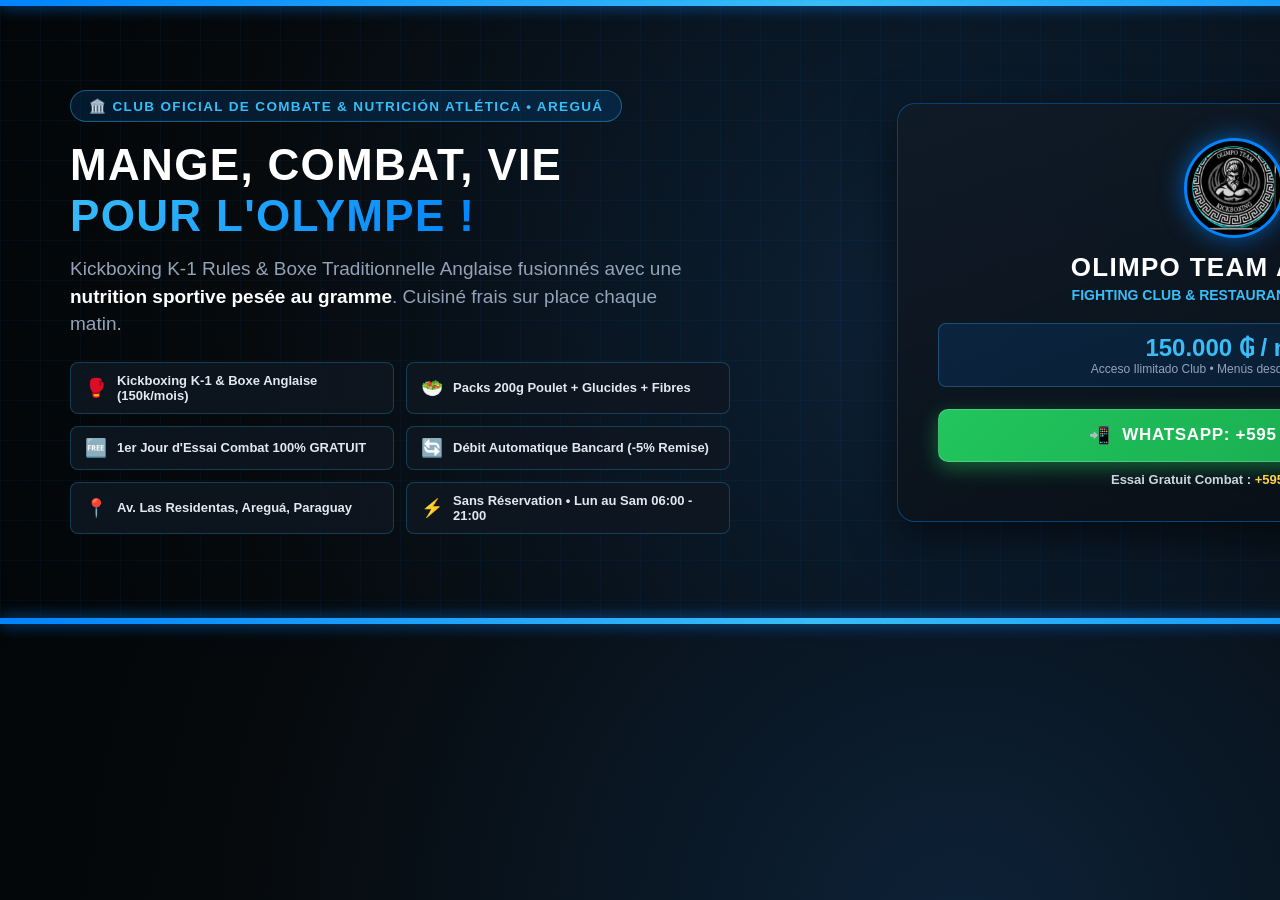
<file: banner_facebook_1640x624.html>
<!DOCTYPE html>
<html lang="es">
<head>
  <meta charset="UTF-8">
  <title>Bannière Facebook HD 1640x624 - Olimpo Team Areguá</title>
  <style>
    * {
      box-sizing: border-box;
      margin: 0;
      padding: 0;
    }
    body {
      width: 1640px;
      height: 624px;
      overflow: hidden;
      background: radial-gradient(circle at 75% 50%, #0d2238 0%, #060a0d 70%, #030608 100%);
      font-family: -apple-system, BlinkMacSystemFont, "Segoe UI", Roboto, Helvetica, Arial, sans-serif;
      color: #ffffff;
      position: relative;
    }

    /* Subtle grid pattern */
    .bg-grid {
      position: absolute;
      inset: 0;
      background-image:
        linear-gradient(rgba(0, 132, 255, 0.05) 1px, transparent 1px),
        linear-gradient(90deg, rgba(0, 132, 255, 0.05) 1px, transparent 1px);
      background-size: 40px 40px;
      pointer-events: none;
    }

    /* Meander borders */
    .top-strip {
      position: absolute;
      top: 0;
      left: 0;
      right: 0;
      height: 6px;
      background: linear-gradient(90deg, #0084ff, #38bdf8, #0084ff);
      box-shadow: 0 0 15px rgba(0, 132, 255, 0.8);
    }
    .bottom-strip {
      position: absolute;
      bottom: 0;
      left: 0;
      right: 0;
      height: 6px;
      background: linear-gradient(90deg, #0084ff, #38bdf8, #0084ff);
      box-shadow: 0 0 15px rgba(0, 132, 255, 0.8);
    }

    .main-container {
      position: relative;
      z-index: 2;
      width: 100%;
      height: 100%;
      padding: 44px 70px;
      display: flex;
      justify-content: space-between;
      align-items: center;
      gap: 50px;
    }

    /* LEFT HERO BRAND */
    .left-col {
      flex: 1.25;
      display: flex;
      flex-direction: column;
      justify-content: center;
    }

    .brand-pill {
      display: inline-flex;
      align-items: center;
      gap: 10px;
      background: rgba(0, 132, 255, 0.15);
      border: 1px solid rgba(56, 189, 248, 0.4);
      color: #38bdf8;
      padding: 7px 18px;
      border-radius: 999px;
      font-size: 13.5px;
      font-weight: 800;
      letter-spacing: 0.1em;
      text-transform: uppercase;
      margin-bottom: 18px;
      width: fit-content;
    }

    .hero-title {
      font-size: 44px;
      font-weight: 900;
      line-height: 1.15;
      text-transform: uppercase;
      letter-spacing: 0.03em;
      margin-bottom: 14px;
    }

    .hero-title span {
      background: linear-gradient(135deg, #38bdf8 0%, #0084ff 100%);
      -webkit-background-clip: text;
      -webkit-text-fill-color: transparent;
    }

    .hero-sub {
      font-size: 19px;
      color: #94a3b8;
      line-height: 1.45;
      margin-bottom: 24px;
      max-width: 620px;
    }

    .hero-sub strong {
      color: #ffffff;
    }

    /* BADGES GRID */
    .badges-row {
      display: grid;
      grid-template-columns: 1fr 1fr;
      gap: 12px;
      max-width: 660px;
    }

    .badge-item {
      background: rgba(15, 23, 33, 0.85);
      border: 1px solid rgba(56, 189, 248, 0.25);
      border-radius: 8px;
      padding: 10px 14px;
      display: flex;
      align-items: center;
      gap: 10px;
      font-size: 13px;
      font-weight: 700;
      color: #e2e8f0;
    }

    .badge-icon {
      font-size: 18px;
      flex-shrink: 0;
    }

    /* RIGHT SIDE SHOWCASE & CTAS */
    .right-col {
      flex: 0.95;
      display: flex;
      flex-direction: column;
      align-items: center;
      justify-content: center;
      background: linear-gradient(160deg, rgba(16, 27, 39, 0.9) 0%, rgba(9, 14, 20, 0.95) 100%);
      border: 1.5px solid rgba(0, 132, 255, 0.4);
      border-radius: 18px;
      padding: 34px 40px;
      box-shadow: 0 15px 45px rgba(0, 0, 0, 0.6);
      text-align: center;
    }

    .logo-circle {
      width: 100px;
      height: 100px;
      border-radius: 50%;
      border: 3px solid #0084ff;
      box-shadow: 0 0 25px rgba(0, 132, 255, 0.6);
      overflow: hidden;
      margin-bottom: 14px;
      background: #000;
      display: flex;
      align-items: center;
      justify-content: center;
    }

    .logo-circle img {
      width: 90%;
      height: 90%;
      object-fit: contain;
    }

    .center-club-name {
      font-size: 26px;
      font-weight: 900;
      letter-spacing: 0.05em;
      margin-bottom: 4px;
    }

    .center-club-sub {
      font-size: 14px;
      color: #38bdf8;
      font-weight: 700;
      margin-bottom: 20px;
    }

    .price-callout {
      background: rgba(0, 132, 255, 0.12);
      border: 1px solid rgba(56, 189, 248, 0.3);
      padding: 10px 22px;
      border-radius: 8px;
      margin-bottom: 22px;
      width: 100%;
    }

    .price-callout-val {
      font-size: 24px;
      font-weight: 900;
      color: #38bdf8;
    }

    .price-callout-lbl {
      font-size: 12px;
      color: #94a3b8;
    }

    .cta-wa-giant {
      display: flex;
      align-items: center;
      justify-content: center;
      gap: 12px;
      width: 100%;
      background: linear-gradient(135deg, #22c55e 0%, #16a34a 100%);
      color: #ffffff;
      padding: 15px 24px;
      border-radius: 10px;
      font-size: 17px;
      font-weight: 900;
      text-transform: uppercase;
      letter-spacing: 0.04em;
      box-shadow: 0 6px 20px rgba(34, 197, 94, 0.45);
      border: 1px solid rgba(255, 255, 255, 0.2);
    }

    .cta-trial-sub {
      margin-top: 10px;
      font-size: 13px;
      color: #cbd5e1;
      font-weight: 600;
    }

    .cta-trial-sub span {
      color: #fcd34d;
    }
  </style>
</head>
<body>
  <div class="top-strip"></div>
  <div class="bottom-strip"></div>
  <div class="bg-grid"></div>

  <div class="main-container">
    <div class="left-col">
      <div class="brand-pill">🏛️ Club Oficial de Combate &amp; Nutrición Atlética • Areguá</div>
      <h1 class="hero-title">MANGE, COMBAT, VIE<br><span>POUR L'OLYMPE !</span></h1>
      <p class="hero-sub">
        Kickboxing K-1 Rules &amp; Boxe Traditionnelle Anglaise fusionnés avec une <strong>nutrition sportive pesée au gramme</strong>. Cuisiné frais sur place chaque matin.
      </p>

      <div class="badges-row">
        <div class="badge-item">
          <span class="badge-icon">🥊</span>
          <span>Kickboxing K-1 &amp; Boxe Anglaise (150k/mois)</span>
        </div>
        <div class="badge-item">
          <span class="badge-icon">🥗</span>
          <span>Packs 200g Poulet + Glucides + Fibres</span>
        </div>
        <div class="badge-item">
          <span class="badge-icon">🆓</span>
          <span>1er Jour d'Essai Combat 100% GRATUIT</span>
        </div>
        <div class="badge-item">
          <span class="badge-icon">🔄</span>
          <span>Débit Automatique Bancard (-5% Remise)</span>
        </div>
        <div class="badge-item">
          <span class="badge-icon">📍</span>
          <span>Av. Las Residentas, Areguá, Paraguay</span>
        </div>
        <div class="badge-item">
          <span class="badge-icon">⚡</span>
          <span>Sans Réservation • Lun au Sam 06:00 - 21:00</span>
        </div>
      </div>
    </div>

    <div class="right-col">
      <div class="logo-circle">
        <img src="logo_olimpo.png" alt="Olimpo Logo">
      </div>
      <div class="center-club-name">OLIMPO TEAM AREGUÁ</div>
      <div class="center-club-sub">FIGHTING CLUB &amp; RESTAURANTE ATHLÉTIQUE</div>

      <div class="price-callout">
        <div class="price-callout-val">150.000 ₲ / mes</div>
        <div class="price-callout-lbl">Acceso Ilimitado Club • Menús desde 18.801 ₲ / plato</div>
      </div>

      <div class="cta-wa-giant">
        <span>📲</span>
        <span>WhatsApp: +595 995 620416</span>
      </div>
      <div class="cta-trial-sub">
        Essai Gratuit Combat : <span>+595 984 430018</span>
      </div>
    </div>
  </div>
</body>
</html>
</file>
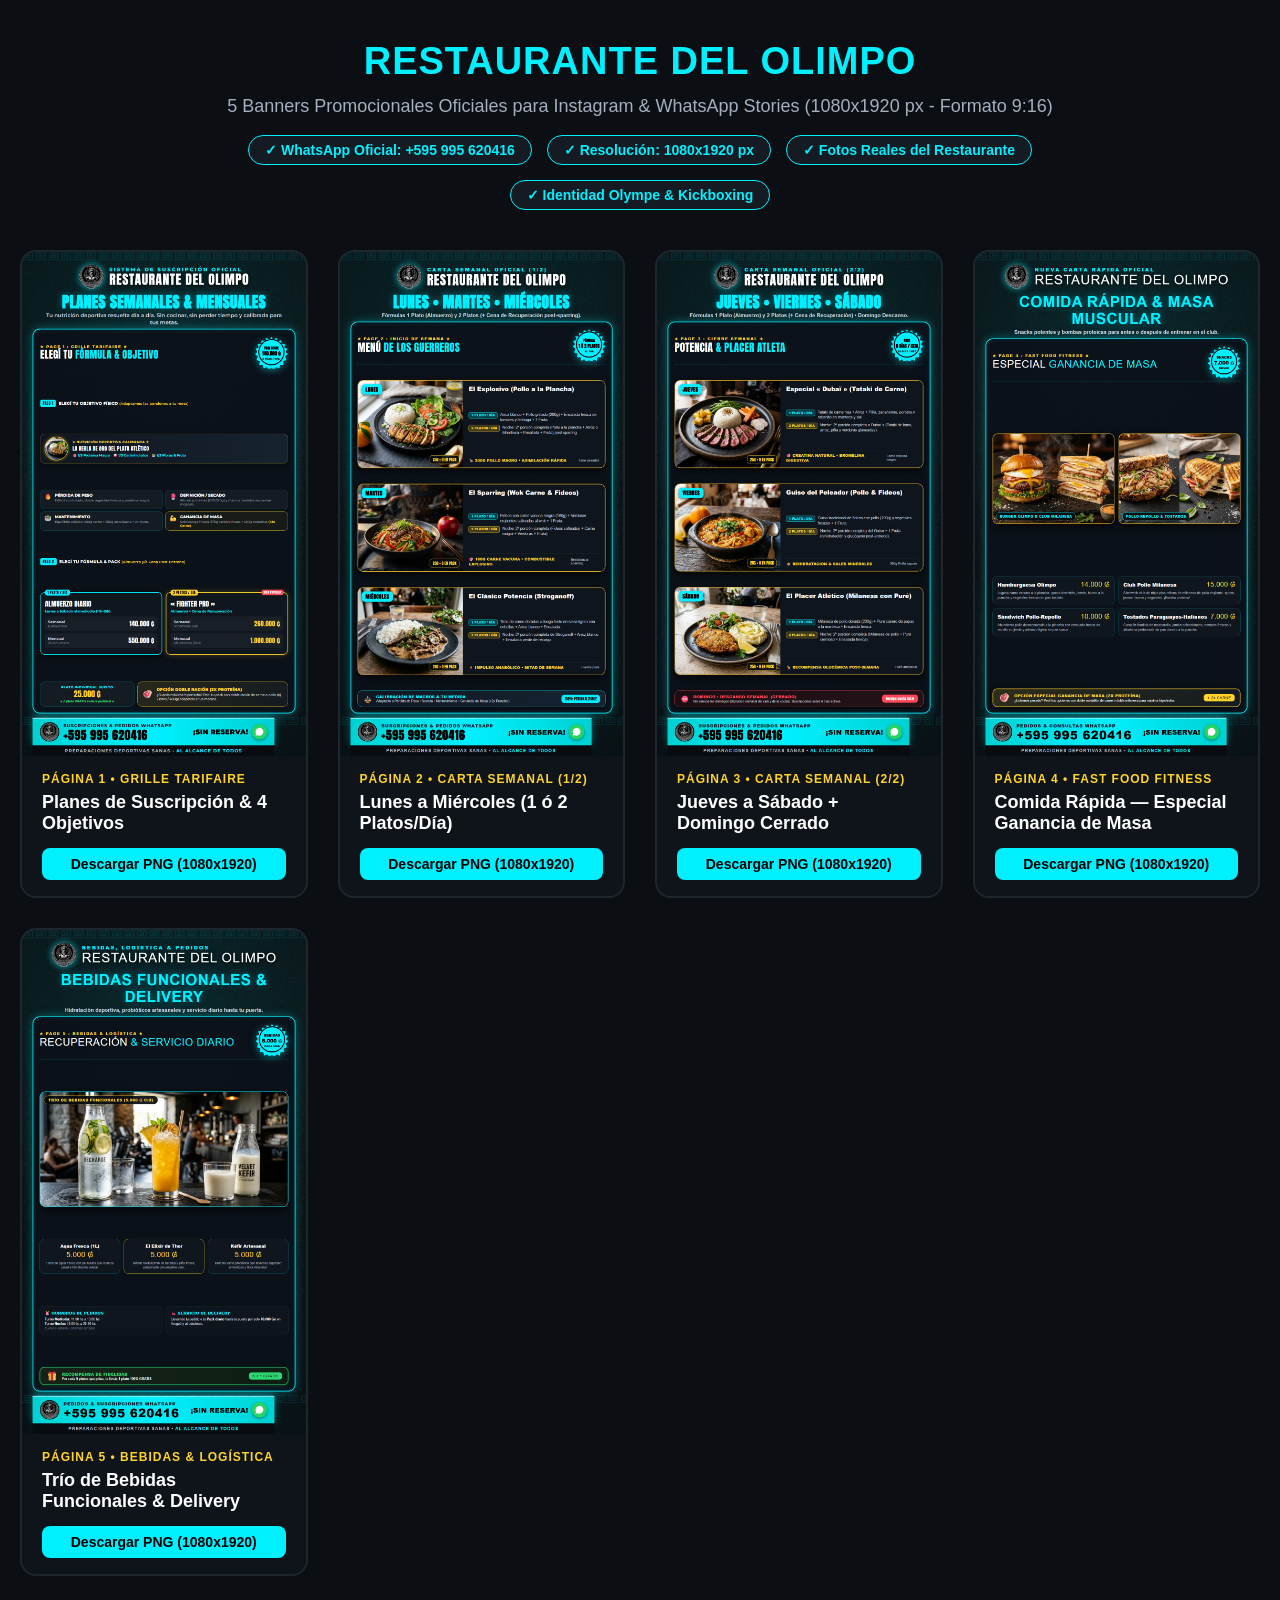
<file: stories_viewer.html>
<!DOCTYPE html>
<html lang="es">
<head>
  <meta charset="UTF-8">
  <meta name="viewport" content="width=device-width, initial-scale=1.0">
  <title>Restaurante del OLIMPO - 5 Visuales Promocionales (9:16)</title>
  <style>
    * { margin: 0; padding: 0; box-sizing: border-box; }
    body {
      background: #0b0f14;
      color: #ffffff;
      font-family: -apple-system, BlinkMacSystemFont, 'Segoe UI', Roboto, Helvetica, Arial, sans-serif;
      padding: 40px 20px;
    }
    header {
      text-align: center;
      max-width: 900px;
      margin: 0 auto 40px auto;
    }
    h1 {
      font-size: 38px;
      color: #00f0ff;
      letter-spacing: 1px;
      margin-bottom: 10px;
      text-transform: uppercase;
    }
    p {
      font-size: 18px;
      color: #a4b0be;
      line-height: 1.5;
    }
    .badge-bar {
      display: flex;
      justify-content: center;
      gap: 15px;
      margin-top: 15px;
      flex-wrap: wrap;
    }
    .pill {
      background: #141b22;
      border: 1px solid #00f0ff;
      color: #00f0ff;
      padding: 6px 16px;
      border-radius: 20px;
      font-size: 14px;
      font-weight: 700;
    }
    .grid {
      display: grid;
      grid-template-columns: repeat(auto-fit, minmax(280px, 1fr));
      gap: 30px;
      max-width: 1600px;
      margin: 0 auto;
    }
    .story-card {
      background: #121820;
      border: 2px solid #1e272e;
      border-radius: 16px;
      overflow: hidden;
      display: flex;
      flex-direction: column;
      transition: transform 0.2s, border-color 0.2s;
    }
    .story-card:hover {
      transform: translateY(-6px);
      border-color: #00f0ff;
      box-shadow: 0 12px 30px rgba(0, 240, 255, 0.2);
    }
    .story-card img {
      width: 100%;
      height: auto;
      display: block;
      aspect-ratio: 9/16;
      object-fit: cover;
    }
    .card-meta {
      padding: 16px 20px;
      background: #0e141a;
      display: flex;
      flex-direction: column;
      gap: 6px;
    }
    .card-num {
      font-size: 12px;
      font-weight: 800;
      color: #ffd32a;
      text-transform: uppercase;
      letter-spacing: 1px;
    }
    .card-title {
      font-size: 18px;
      font-weight: 700;
      color: #ffffff;
    }
    .card-btn {
      margin-top: 8px;
      display: inline-block;
      text-align: center;
      background: #00f0ff;
      color: #000;
      text-decoration: none;
      font-weight: 800;
      padding: 8px 14px;
      border-radius: 8px;
      font-size: 14px;
    }
  </style>
</head>
<body>
  <header>
    <h1>Restaurante del OLIMPO</h1>
    <p>5 Banners Promocionales Oficiales para Instagram & WhatsApp Stories (1080x1920 px - Formato 9:16)</p>
    <div class="badge-bar">
      <div class="pill">✓ WhatsApp Oficial: +595 995 620416</div>
      <div class="pill">✓ Resolución: 1080x1920 px</div>
      <div class="pill">✓ Fotos Reales del Restaurante</div>
      <div class="pill">✓ Identidad Olympe & Kickboxing</div>
    </div>
  </header>

  <main class="grid">
    <div class="story-card">
      <img src="story_1_lanzamiento.png" alt="Story 1 - Planes de Suscripción Oficial">
      <div class="card-meta">
        <div class="card-num">Página 1 • Grille Tarifaire</div>
        <div class="card-title">Planes de Suscripción & 4 Objetivos</div>
        <a class="card-btn" href="story_1_lanzamiento.png" download>Descargar PNG (1080x1920)</a>
      </div>
    </div>

    <div class="story-card">
      <img src="story_2_pack_atleta.png" alt="Story 2 - Carta Semanal Lunes a Miércoles">
      <div class="card-meta">
        <div class="card-num">Página 2 • Carta Semanal (1/2)</div>
        <div class="card-title">Lunes a Miércoles (1 ó 2 Platos/Día)</div>
        <a class="card-btn" href="story_2_pack_atleta.png" download>Descargar PNG (1080x1920)</a>
      </div>
    </div>

    <div class="story-card">
      <img src="story_3_almuerzos.png" alt="Story 3 - Carta Semanal Jueves a Sábado">
      <div class="card-meta">
        <div class="card-num">Página 3 • Carta Semanal (2/2)</div>
        <div class="card-title">Jueves a Sábado + Domingo Cerrado</div>
        <a class="card-btn" href="story_3_almuerzos.png" download>Descargar PNG (1080x1920)</a>
      </div>
    </div>

    <div class="story-card">
      <img src="story_4_recuperacion.png" alt="Story 4 - Comida Rápida Ganancia de Masa">
      <div class="card-meta">
        <div class="card-num">Página 4 • Fast Food Fitness</div>
        <div class="card-title">Comida Rápida — Especial Ganancia de Masa</div>
        <a class="card-btn" href="story_4_recuperacion.png" download>Descargar PNG (1080x1920)</a>
      </div>
    </div>

    <div class="story-card">
      <img src="story_5_oferta_especial.png" alt="Story 5 - Bebidas Funcionales & Delivery">
      <div class="card-meta">
        <div class="card-num">Página 5 • Bebidas & Logística</div>
        <div class="card-title">Trío de Bebidas Funcionales & Delivery</div>
        <a class="card-btn" href="story_5_oferta_especial.png" download>Descargar PNG (1080x1920)</a>
      </div>
    </div>
  </main>
</body>
</html>
</file>
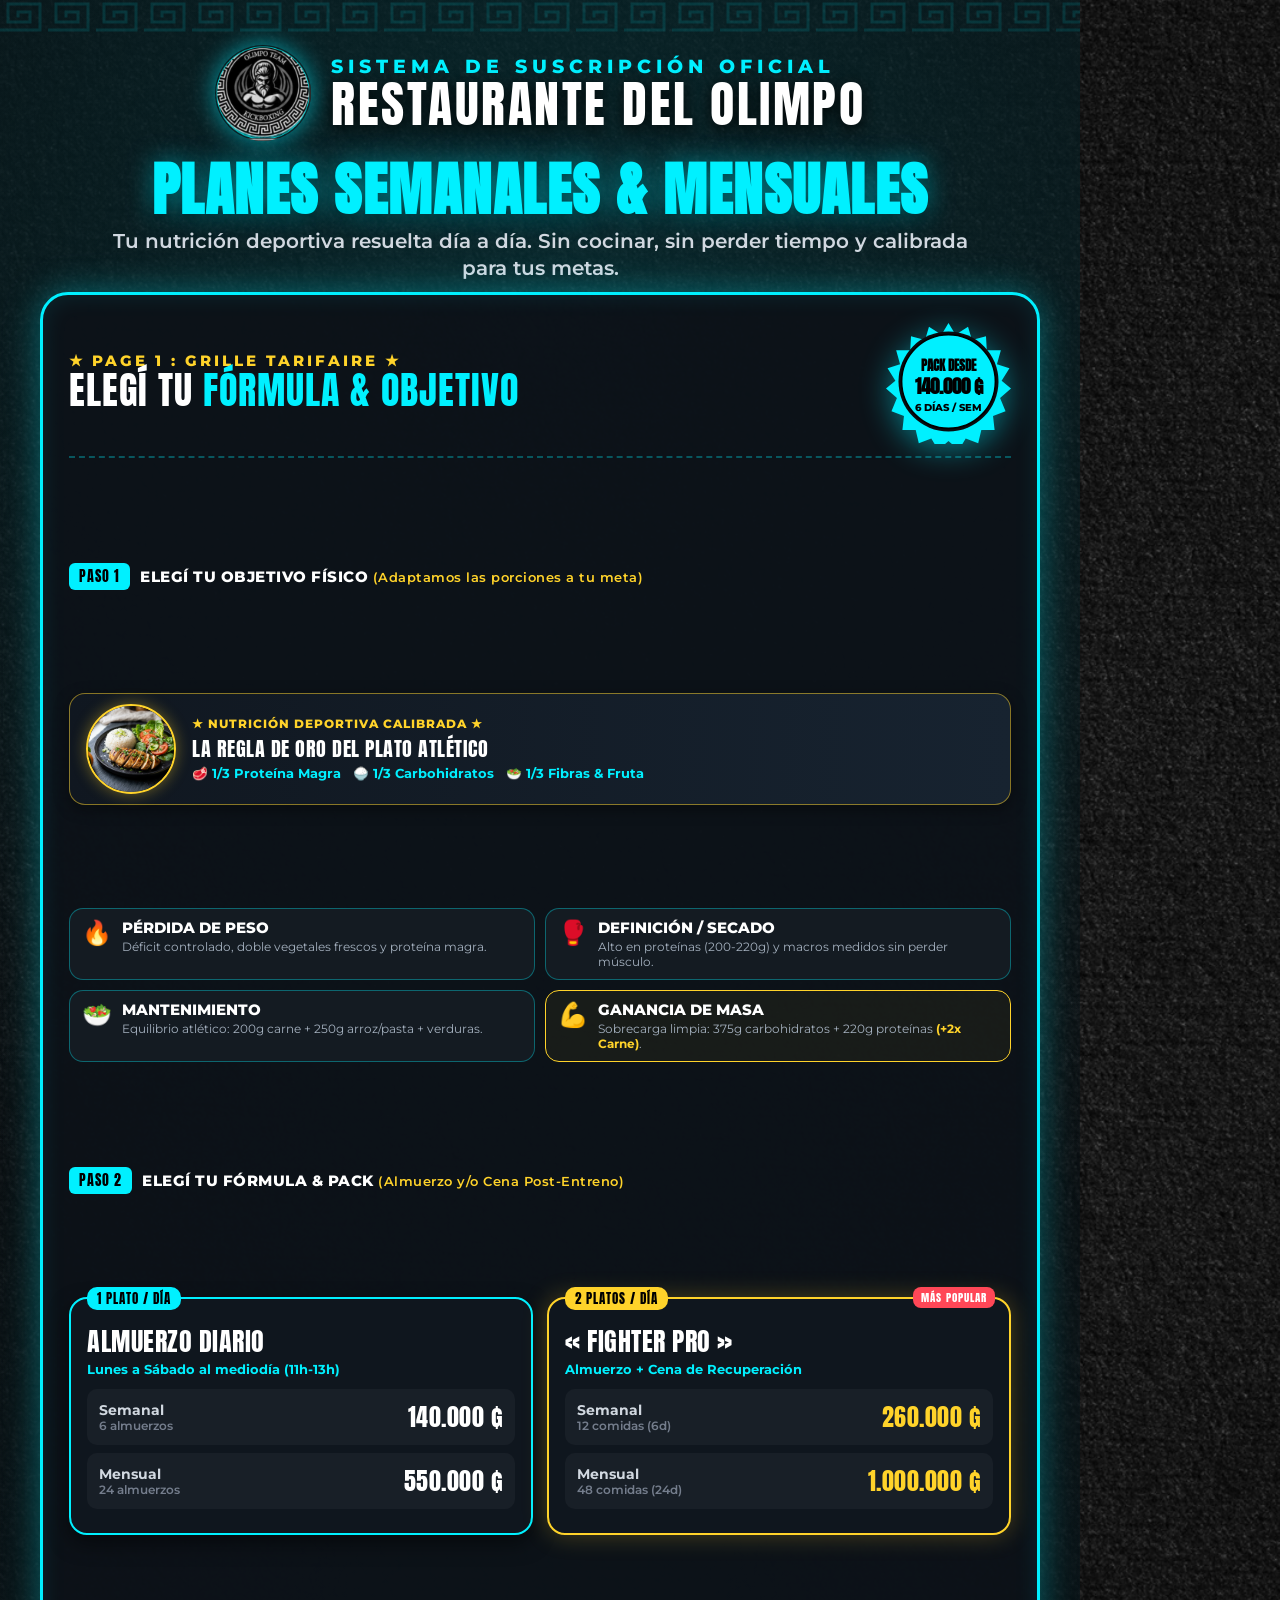
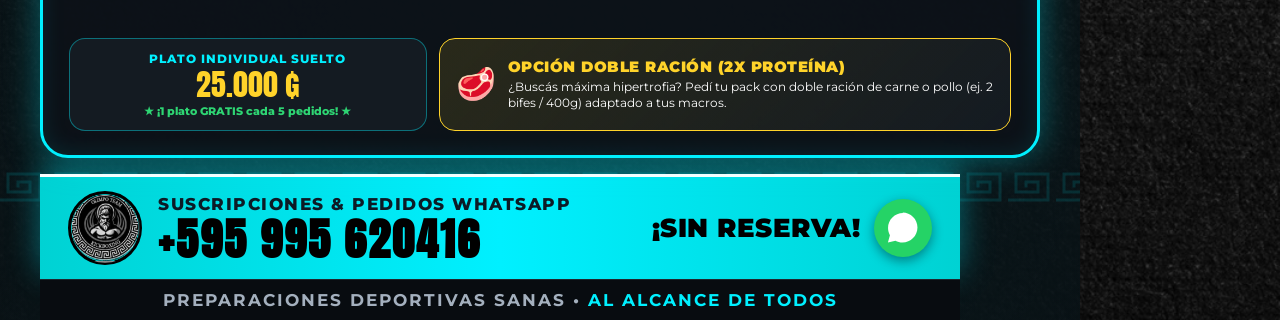
<file: stories/story_1.html>
<!DOCTYPE html>
<html lang="es">
<head>
  <meta charset="UTF-8">
  <title>Story 1 - Planes de Suscripción Oficial</title>
  <link rel="stylesheet" href="common.css">
  <style>
    .story-page-box {
      margin-top: 10px;
      margin-bottom: 16px;
      padding: 24px 26px;
      background: rgba(12, 17, 24, 0.94);
      border: 3.5px solid #00f0ff;
      border-radius: 28px;
      box-shadow: 0 0 35px rgba(0, 240, 255, 0.35), inset 0 0 25px rgba(0, 240, 255, 0.1);
      position: relative;
      display: flex;
      flex-direction: column;
      gap: 16px;
      flex: 1;
      justify-content: space-between;
    }

    .box-header-row {
      display: flex;
      align-items: center;
      justify-content: space-between;
      border-bottom: 2px dashed rgba(0, 240, 255, 0.3);
      padding-bottom: 12px;
    }

    .box-header-text {
      text-align: left;
    }

    .tag-highlight {
      font-size: 15px;
      font-weight: 800;
      color: #ffd32a;
      letter-spacing: 3px;
      text-transform: uppercase;
    }

    .box-main-title {
      font-family: 'Anton', sans-serif;
      font-size: 38px;
      color: #ffffff;
      letter-spacing: 1px;
      line-height: 1.1;
      text-transform: uppercase;
    }

    .box-main-title span {
      color: #00f0ff;
    }

    /* Section Subheaders */
    .step-header {
      display: flex;
      align-items: center;
      gap: 10px;
      margin-top: 2px;
    }

    .step-pill {
      background: #00f0ff;
      color: #000;
      font-family: 'Anton', sans-serif;
      font-size: 14px;
      letter-spacing: 1px;
      padding: 3px 10px;
      border-radius: 6px;
      text-transform: uppercase;
    }

    .step-title {
      font-size: 15px;
      font-weight: 800;
      color: #ffffff;
      text-transform: uppercase;
      letter-spacing: 0.5px;
    }

    .step-title span {
      color: #ffd32a;
      font-weight: 600;
      font-size: 13px;
      text-transform: none;
    }

    /* Visual Golden Plate Banner */
    .plate-hero-banner {
      background: linear-gradient(90deg, #101720 0%, #172330 100%);
      border: 1.5px solid rgba(255, 211, 42, 0.5);
      border-radius: 16px;
      padding: 10px 16px;
      display: flex;
      align-items: center;
      gap: 16px;
      box-shadow: 0 4px 15px rgba(0,0,0,0.4);
    }

    .plate-thumb {
      width: 90px;
      height: 90px;
      border-radius: 50%;
      border: 2.5px solid #ffd32a;
      object-fit: cover;
      box-shadow: 0 0 15px rgba(255, 211, 42, 0.4);
    }

    .plate-hero-text {
      flex: 1;
    }

    .plate-hero-tag {
      font-size: 12px;
      font-weight: 800;
      color: #ffd32a;
      text-transform: uppercase;
      letter-spacing: 1px;
    }

    .plate-hero-headline {
      font-family: 'Anton', sans-serif;
      font-size: 20px;
      color: #ffffff;
      letter-spacing: 0.5px;
      margin: 2px 0;
    }

    .plate-hero-macros {
      font-size: 12.5px;
      color: #00f0ff;
      font-weight: 700;
      display: flex;
      gap: 12px;
    }

    /* 4 Physical Goals Grid */
    .goals-grid {
      display: grid;
      grid-template-columns: repeat(2, 1fr);
      gap: 10px;
    }

    .goal-card {
      background: #141b22;
      border: 1.5px solid rgba(0, 240, 255, 0.35);
      border-radius: 14px;
      padding: 10px 12px;
      display: flex;
      align-items: flex-start;
      gap: 10px;
    }

    .goal-card.gold-border {
      border-color: #ffd32a;
      background: rgba(255, 211, 42, 0.05);
    }

    .goal-icon {
      font-size: 24px;
      line-height: 1;
      margin-top: 2px;
    }

    .goal-info {
      display: flex;
      flex-direction: column;
      gap: 2px;
    }

    .goal-name {
      font-size: 14.5px;
      font-weight: 800;
      color: #ffffff;
      text-transform: uppercase;
    }

    .goal-desc {
      font-size: 12px;
      color: #a4b0be;
      line-height: 1.25;
    }

    .goal-desc b {
      color: #ffd32a;
    }

    /* Subscription Plans Matrix */
    .plans-matrix {
      display: grid;
      grid-template-columns: 1fr 1fr;
      gap: 14px;
    }

    .plan-card {
      background: #0f161e;
      border: 2px solid #00f0ff;
      border-radius: 18px;
      padding: 16px;
      display: flex;
      flex-direction: column;
      justify-content: space-between;
      position: relative;
      box-shadow: 0 8px 20px rgba(0,0,0,0.5);
    }

    .plan-card.fighter-pro {
      border-color: #ffd32a;
      box-shadow: 0 0 25px rgba(255, 211, 42, 0.25);
    }

    .plan-tag {
      position: absolute;
      top: -12px;
      left: 16px;
      background: #00f0ff;
      color: #000;
      font-family: 'Anton', sans-serif;
      font-size: 13px;
      letter-spacing: 1px;
      padding: 2px 10px;
      border-radius: 10px;
      text-transform: uppercase;
    }

    .plan-tag.gold {
      background: #ffd32a;
    }

    .popular-badge {
      position: absolute;
      top: -12px;
      right: 14px;
      background: #ff4757;
      color: #ffffff;
      font-family: 'Anton', sans-serif;
      font-size: 11px;
      letter-spacing: 1px;
      padding: 2px 8px;
      border-radius: 8px;
      text-transform: uppercase;
    }

    .plan-title {
      font-family: 'Anton', sans-serif;
      font-size: 26px;
      color: #ffffff;
      margin-top: 6px;
      letter-spacing: 0.5px;
    }

    .plan-subtitle {
      font-size: 13px;
      color: #00f0ff;
      font-weight: 700;
      margin-bottom: 12px;
    }

    .plan-pricing-row {
      display: flex;
      justify-content: space-between;
      align-items: center;
      background: rgba(255, 255, 255, 0.04);
      border-radius: 10px;
      padding: 10px 12px;
      margin-bottom: 8px;
    }

    .pricing-period {
      font-size: 14px;
      font-weight: 700;
      color: #d1d8e0;
    }

    .pricing-period span {
      font-size: 11.5px;
      display: block;
      color: #747d8c;
      font-weight: 600;
    }

    .pricing-amount {
      font-family: 'Anton', sans-serif;
      font-size: 24px;
      color: #ffffff;
      letter-spacing: 0.5px;
    }

    .pricing-amount.gold {
      color: #ffd32a;
    }

    /* Special Callouts (Plato Suelto + Doble Proteina) */
    .special-callouts {
      display: grid;
      grid-template-columns: 1fr 1.6fr;
      gap: 12px;
    }

    .single-plate-card {
      background: #141b22;
      border: 1.5px solid rgba(0, 240, 255, 0.4);
      border-radius: 16px;
      padding: 12px 14px;
      display: flex;
      flex-direction: column;
      justify-content: center;
      align-items: center;
      text-align: center;
    }

    .single-label {
      font-size: 12px;
      font-weight: 800;
      color: #00f0ff;
      text-transform: uppercase;
      letter-spacing: 1px;
    }

    .single-price {
      font-family: 'Anton', sans-serif;
      font-size: 30px;
      color: #ffd32a;
      line-height: 1;
      margin: 4px 0;
    }

    .single-bonus {
      font-size: 11px;
      color: #2ed573;
      font-weight: 800;
    }

    .double-protein-card {
      background: linear-gradient(135deg, rgba(255, 211, 42, 0.12) 0%, rgba(20, 27, 34, 0.95) 100%);
      border: 1.5px solid #ffd32a;
      border-radius: 16px;
      padding: 12px 16px;
      display: flex;
      align-items: center;
      gap: 12px;
    }

    .double-icon {
      font-size: 32px;
      line-height: 1;
    }

    .double-text {
      display: flex;
      flex-direction: column;
      gap: 3px;
    }

    .double-title {
      font-size: 14.5px;
      font-weight: 900;
      color: #ffd32a;
      text-transform: uppercase;
      letter-spacing: 0.5px;
    }

    .double-desc {
      font-size: 12px;
      color: #ffffff;
      line-height: 1.3;
    }
  </style>
</head>
<body>
  <div class="bg-overlay"></div>

  <!-- Decorative Greek Meander Bars -->
  <img src="assets/greek_meander_bar.svg" style="position:absolute; top:0; left:0; width:100%; opacity:0.35; z-index:2;">
  <img src="assets/greek_meander_bar.svg" style="position:absolute; bottom:110px; left:0; width:100%; opacity:0.35; z-index:2;">

  <div class="story-content">
    <!-- Header -->
    <header class="story-header">
      <div class="header-top-row">
        <img class="brand-logo" src="assets/logo_olimpo.png" alt="Olimpo Team Logo">
        <div class="brand-titles">
          <div class="brand-pretitle">Sistema de Suscripción Oficial</div>
          <div class="brand-name">RESTAURANTE DEL OLIMPO</div>
        </div>
      </div>
      <h1 class="main-headline">PLANES SEMANALES & MENSUALES</h1>
      <p class="sub-headline">Tu nutrición deportiva resuelta día a día. Sin cocinar, sin perder tiempo y calibrada para tus metas.</p>
    </header>

    <!-- Main Content Box -->
    <div class="story-page-box">
      <!-- Box Header -->
      <div class="box-header-row">
        <div class="box-header-text">
          <div class="tag-highlight">★ Page 1 : Grille Tarifaire ★</div>
          <div class="box-main-title">ELEGÍ TU <span>FÓRMULA & OBJETIVO</span></div>
        </div>
        
        <!-- Scalloped Rosette Badge -->
        <div class="rosette-badge">
          <svg width="125" height="125" viewBox="0 0 160 160">
            <path d="M 80 5 L 89 20 L 105 10 L 110 27 L 128 22 L 129 40 L 147 40 L 142 58 L 158 63 L 148 79 L 160 89 L 146 101 L 153 118 L 137 124 L 139 142 L 122 142 L 118 159 L 102 153 L 93 168 L 80 156 L 67 168 L 58 153 L 42 159 L 38 142 L 21 142 L 23 124 L 7 118 L 14 101 L 0 89 L 12 79 L 2 63 L 18 58 L 13 40 L 31 40 L 32 22 L 50 27 L 55 10 L 71 20 Z" fill="#00f0ff" />
            <circle cx="80" cy="80" r="64" fill="#080c10" />
            <circle cx="80" cy="80" r="60" fill="#00f0ff" stroke="#000" stroke-width="2" />
            <text x="80" y="66" text-anchor="middle" font-size="16" font-weight="900" fill="#000" font-family="'Anton', sans-serif">PACK DESDE</text>
            <text x="80" y="96" text-anchor="middle" font-size="24" font-weight="900" fill="#000" font-family="'Anton', sans-serif">140.000 ₲</text>
            <text x="80" y="118" text-anchor="middle" font-size="13" font-weight="800" fill="#000" font-family="'Montserrat', sans-serif">6 DÍAS / SEM</text>
          </svg>
        </div>
      </div>

      <!-- Step 1 Header -->
      <div class="step-header">
        <div class="step-pill">PASO 1</div>
        <div class="step-title">ELEGÍ TU OBJETIVO FÍSICO <span>(Adaptamos las porciones a tu meta)</span></div>
      </div>

      <!-- Golden Plate Hero Banner -->
      <div class="plate-hero-banner">
        <img class="plate-thumb" src="assets/new_menu/lunes_explosivo.jpg" alt="Regla de Oro del Plato">
        <div class="plate-hero-text">
          <div class="plate-hero-tag">★ Nutrición Deportiva Calibrada ★</div>
          <div class="plate-hero-headline">LA REGLA DE ORO DEL PLATO ATLÉTICO</div>
          <div class="plate-hero-macros">
            <span>🥩 1/3 Proteína Magra</span>
            <span>🍚 1/3 Carbohidratos</span>
            <span>🥗 1/3 Fibras & Fruta</span>
          </div>
        </div>
      </div>

      <!-- 4 Physical Goals Grid -->
      <div class="goals-grid">
        <div class="goal-card">
          <div class="goal-icon">🔥</div>
          <div class="goal-info">
            <div class="goal-name">Pérdida de Peso</div>
            <div class="goal-desc">Déficit controlado, doble vegetales frescos y proteína magra.</div>
          </div>
        </div>

        <div class="goal-card">
          <div class="goal-icon">🥊</div>
          <div class="goal-info">
            <div class="goal-name">Definición / Secado</div>
            <div class="goal-desc">Alto en proteínas (200-220g) y macros medidos sin perder músculo.</div>
          </div>
        </div>

        <div class="goal-card">
          <div class="goal-icon">🥗</div>
          <div class="goal-info">
            <div class="goal-name">Mantenimiento</div>
            <div class="goal-desc">Equilibrio atlético: 200g carne + 250g arroz/pasta + verduras.</div>
          </div>
        </div>

        <div class="goal-card gold-border">
          <div class="goal-icon">💪</div>
          <div class="goal-info">
            <div class="goal-name">Ganancia de Masa</div>
            <div class="goal-desc">Sobrecarga limpia: 375g carbohidratos + 220g proteínas <b>(+2x Carne)</b>.</div>
          </div>
        </div>
      </div>

      <!-- Step 2 Header -->
      <div class="step-header">
        <div class="step-pill">PASO 2</div>
        <div class="step-title">ELEGÍ TU FÓRMULA & PACK <span>(Almuerzo y/o Cena Post-Entreno)</span></div>
      </div>

      <!-- Plans Matrix (1 Plato vs 2 Platos) -->
      <div class="plans-matrix">
        <!-- Formula 1 Plato/Dia -->
        <div class="plan-card">
          <div class="plan-tag">1 Plato / Día</div>
          <div class="plan-title">ALMUERZO DIARIO</div>
          <div class="plan-subtitle">Lunes a Sábado al mediodía (11h-13h)</div>
          
          <div class="plan-pricing-row">
            <div class="pricing-period">Semanal <span>6 almuerzos</span></div>
            <div class="pricing-amount">140.000 ₲</div>
          </div>
          <div class="plan-pricing-row">
            <div class="pricing-period">Mensual <span>24 almuerzos</span></div>
            <div class="pricing-amount">550.000 ₲</div>
          </div>
        </div>

        <!-- Formula 2 Platos/Dia -->
        <div class="plan-card fighter-pro">
          <div class="popular-badge">MÁS POPULAR</div>
          <div class="plan-tag gold">2 Platos / Día</div>
          <div class="plan-title">« FIGHTER PRO »</div>
          <div class="plan-subtitle">Almuerzo + Cena de Recuperación</div>
          
          <div class="plan-pricing-row">
            <div class="pricing-period">Semanal <span>12 comidas (6d)</span></div>
            <div class="pricing-amount gold">260.000 ₲</div>
          </div>
          <div class="plan-pricing-row">
            <div class="pricing-period">Mensual <span>48 comidas (24d)</span></div>
            <div class="pricing-amount gold">1.000.000 ₲</div>
          </div>
        </div>
      </div>

      <!-- Single Plate & Double Protein Callouts -->
      <div class="special-callouts">
        <div class="single-plate-card">
          <div class="single-label">Plato Individual Suelto</div>
          <div class="single-price">25.000 ₲</div>
          <div class="single-bonus">★ ¡1 plato GRATIS cada 5 pedidos! ★</div>
        </div>

        <div class="double-protein-card">
          <div class="double-icon">🥩</div>
          <div class="double-text">
            <div class="double-title">Opción Doble Ración (2x Proteína)</div>
            <div class="double-desc">¿Buscás máxima hipertrofia? Pedí tu pack con doble ración de carne o pollo (ej. 2 bifes / 400g) adaptado a tus macros.</div>
          </div>
        </div>
      </div>
    </div>

    <!-- Bottom WhatsApp Bar strictly with +595 995 620416 -->
    <div class="footer-cta">
      <div class="cta-bar">
        <div class="cta-left">
          <img class="cta-logo" src="assets/logo_olimpo.png" alt="Olimpo Logo">
          <div class="cta-info">
            <div class="cta-label">Suscripciones & Pedidos WhatsApp</div>
            <div class="cta-phone">+595 995 620416</div>
          </div>
        </div>
        <div class="cta-right">
          <div class="cta-tag">¡Sin Reserva!</div>
          <div class="whatsapp-icon-wrap">
            <svg class="whatsapp-icon" viewBox="0 0 24 24">
              <path d="M12.031 6.172c-3.181 0-5.767 2.586-5.768 5.766-.001 1.298.38 2.27 1.019 3.287l-.582 2.128 2.182-.573c.978.58 1.911.928 3.145.929 3.178 0 5.767-2.587 5.768-5.766.001-3.187-2.575-5.77-5.764-5.771zm3.392 8.244c-.144.405-.837.774-1.17.824-.299.045-.677.063-1.092-.069-.252-.08-.575-.187-.988-.365-1.739-.751-2.874-2.502-2.961-2.617-.087-.116-.708-.94-.708-1.793s.448-1.273.607-1.446c.159-.173.346-.217.462-.217l.332.006c.106.005.249-.04.39.298.144.347.491 1.2.534 1.287.043.087.072.188.014.304-.058.116-.087.188-.173.289l-.26.304c-.087.086-.177.18-.076.354.101.174.449.741.964 1.201.662.591 1.221.774 1.394.861.174.086.275.072.376-.044.101-.116.433-.506.549-.68.116-.173.231-.144.39-.086s1.011.477 1.184.564.289.13.332.202c.045.072.045.419-.099.824zm-3.392-12.416c-5.514 0-10 4.486-10 10 0 1.761.458 3.418 1.258 4.864l-1.336 4.88 5.006-1.314c1.397.764 2.99 1.206 4.685 1.206 5.514 0 10-4.486 10-10 0-5.514-4.486-10-10-10z"/>
            </svg>
          </div>
        </div>
      </div>
      <div class="footer-sub">
        Preparaciones deportivas sanas • <span>Al alcance de todos</span>
      </div>
    </div>
  </div>
</body>
</html>
</file>
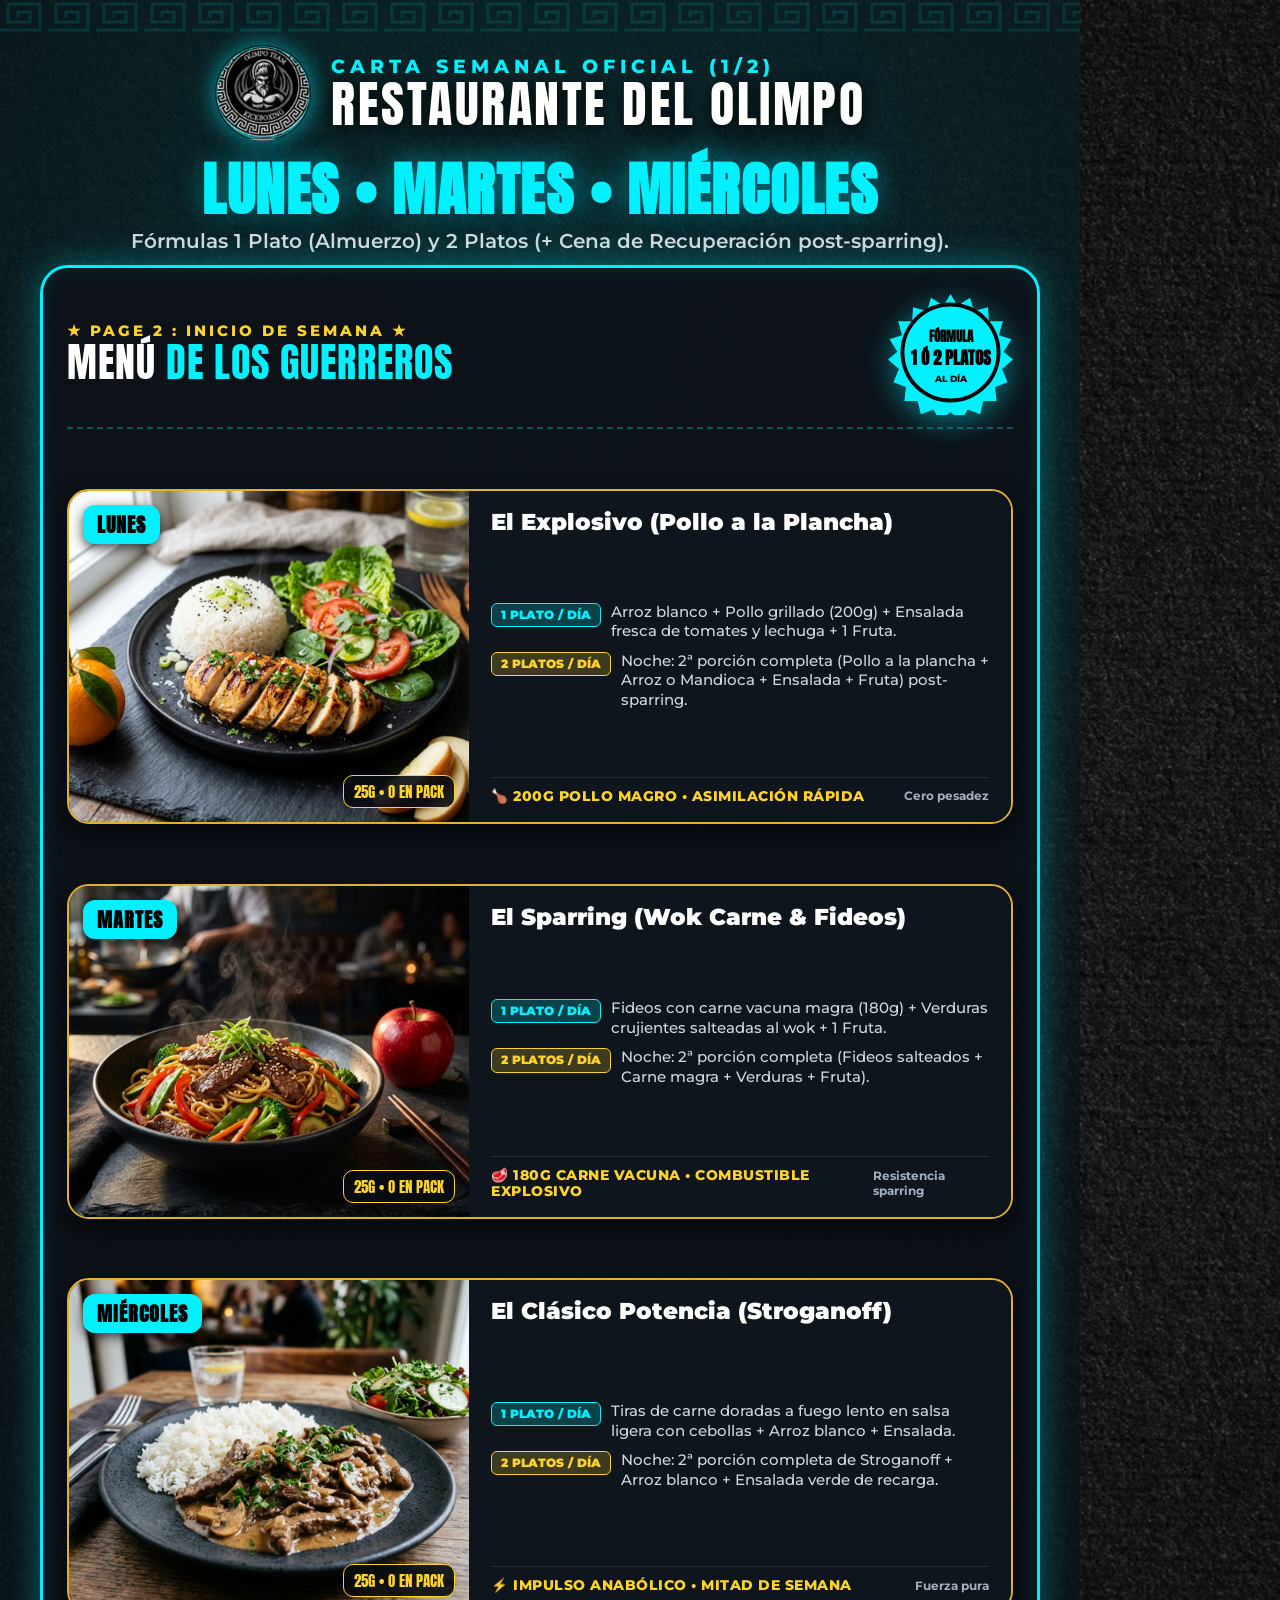
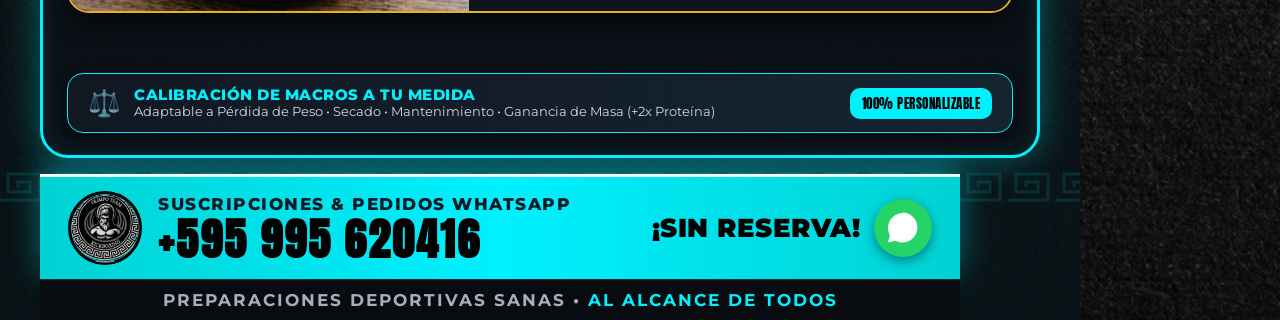
<file: stories/story_2.html>
<!DOCTYPE html>
<html lang="es">
<head>
  <meta charset="UTF-8">
  <title>Story 2 - Carta Semanal Lunes a Miércoles</title>
  <link rel="stylesheet" href="common.css">
  <style>
    .story-page-box {
      margin-top: 10px;
      margin-bottom: 16px;
      padding: 22px 24px;
      background: rgba(12, 17, 24, 0.94);
      border: 3.5px solid #00f0ff;
      border-radius: 28px;
      box-shadow: 0 0 35px rgba(0, 240, 255, 0.35), inset 0 0 25px rgba(0, 240, 255, 0.1);
      position: relative;
      display: flex;
      flex-direction: column;
      flex: 1;
      justify-content: space-between;
    }

    .box-header-row {
      display: flex;
      align-items: center;
      justify-content: space-between;
      border-bottom: 2px dashed rgba(0, 240, 255, 0.3);
      padding-bottom: 12px;
    }

    .box-header-text {
      text-align: left;
    }

    .tag-highlight {
      font-size: 15px;
      font-weight: 800;
      color: #ffd32a;
      letter-spacing: 3px;
      text-transform: uppercase;
    }

    .box-main-title {
      font-family: 'Anton', sans-serif;
      font-size: 40px;
      color: #ffffff;
      letter-spacing: 1px;
      line-height: 1.1;
      text-transform: uppercase;
    }

    .box-main-title span {
      color: #00f0ff;
    }

    .day-card {
      background: #141b22;
      border: 2px solid #e1b12c;
      border-radius: 22px;
      overflow: hidden;
      display: flex;
      box-shadow: 0 10px 25px rgba(0,0,0,0.6);
      height: 335px;
    }

    .day-img-wrap {
      width: 400px;
      min-width: 400px;
      height: 100%;
      position: relative;
      overflow: hidden;
    }

    .day-img-wrap img {
      width: 100%;
      height: 100%;
      object-fit: cover;
      display: block;
    }

    .day-pill {
      position: absolute;
      top: 14px;
      left: 14px;
      background: #00f0ff;
      color: #000;
      font-family: 'Anton', sans-serif;
      font-size: 20px;
      letter-spacing: 1px;
      padding: 4px 14px;
      border-radius: 12px;
      font-weight: 900;
      box-shadow: 0 4px 12px rgba(0,0,0,0.7);
    }

    .day-price-badge {
      position: absolute;
      bottom: 14px;
      right: 14px;
      background: rgba(8, 12, 16, 0.9);
      border: 1.5px solid #ffd32a;
      color: #ffd32a;
      font-family: 'Anton', sans-serif;
      font-size: 15px;
      padding: 4px 10px;
      border-radius: 10px;
    }

    .day-info {
      padding: 18px 22px;
      background: #0e151c;
      display: flex;
      flex-direction: column;
      justify-content: space-between;
      flex-grow: 1;
    }

    .day-dish-name {
      font-family: 'Montserrat', sans-serif;
      font-size: 23px;
      font-weight: 900;
      color: #ffffff;
      line-height: 1.2;
    }

    .formula-section {
      display: flex;
      flex-direction: column;
      gap: 10px;
      margin: 6px 0;
    }

    .formula-row {
      display: flex;
      align-items: flex-start;
      gap: 10px;
      font-size: 14.5px;
      line-height: 1.35;
    }

    .formula-tag {
      font-size: 12px;
      font-weight: 900;
      text-transform: uppercase;
      padding: 3px 9px;
      border-radius: 6px;
      white-space: nowrap;
    }

    .tag-mediodia {
      background: rgba(0, 240, 255, 0.2);
      color: #00f0ff;
      border: 1px solid #00f0ff;
    }

    .tag-noche {
      background: rgba(255, 211, 42, 0.2);
      color: #ffd32a;
      border: 1px solid #ffd32a;
    }

    .formula-text {
      color: #d1d8e0;
      font-weight: 500;
    }

    .day-badge-footer {
      display: flex;
      align-items: center;
      justify-content: space-between;
      border-top: 1px solid rgba(255, 255, 255, 0.1);
      padding-top: 10px;
    }

    .macro-note {
      font-size: 13.5px;
      font-weight: 800;
      color: #ffd32a;
      text-transform: uppercase;
      letter-spacing: 0.5px;
    }

    /* Macro Customization Banner */
    .macro-banner {
      background: linear-gradient(90deg, #101822 0%, #162432 100%);
      border: 1.5px solid #00f0ff;
      border-radius: 16px;
      padding: 12px 20px;
      display: flex;
      align-items: center;
      justify-content: space-between;
      box-shadow: 0 4px 15px rgba(0,0,0,0.5);
    }

    .macro-banner-left {
      display: flex;
      align-items: center;
      gap: 14px;
    }

    .macro-banner-title {
      font-size: 14.5px;
      font-weight: 800;
      color: #00f0ff;
      text-transform: uppercase;
      letter-spacing: 0.5px;
    }

    .macro-banner-sub {
      font-size: 12.5px;
      color: #d1d8e0;
      line-height: 1.25;
    }

    .macro-banner-badge {
      background: #00f0ff;
      color: #000;
      font-family: 'Anton', sans-serif;
      font-size: 13px;
      letter-spacing: 0.5px;
      padding: 6px 12px;
      border-radius: 10px;
      white-space: nowrap;
    }
  </style>
</head>
<body>
  <div class="bg-overlay"></div>

  <!-- Decorative Greek Meander Bars -->
  <img src="assets/greek_meander_bar.svg" style="position:absolute; top:0; left:0; width:100%; opacity:0.35; z-index:2;">
  <img src="assets/greek_meander_bar.svg" style="position:absolute; bottom:110px; left:0; width:100%; opacity:0.35; z-index:2;">

  <div class="story-content">
    <!-- Header -->
    <header class="story-header">
      <div class="header-top-row">
        <img class="brand-logo" src="assets/logo_olimpo.png" alt="Olimpo Team Logo">
        <div class="brand-titles">
          <div class="brand-pretitle">Carta Semanal Oficial (1/2)</div>
          <div class="brand-name">RESTAURANTE DEL OLIMPO</div>
        </div>
      </div>
      <h1 class="main-headline">LUNES • MARTES • MIÉRCOLES</h1>
      <p class="sub-headline">Fórmulas 1 Plato (Almuerzo) y 2 Platos (+ Cena de Recuperación post-sparring).</p>
    </header>

    <!-- Main Content Box -->
    <div class="story-page-box">
      <div class="box-header-row">
        <div class="box-header-text">
          <div class="tag-highlight">★ Page 2 : Inicio de Semana ★</div>
          <div class="box-main-title">MENÚ <span>DE LOS GUERREROS</span></div>
        </div>
        
        <!-- Scalloped Rosette Badge -->
        <div class="rosette-badge">
          <svg width="125" height="125" viewBox="0 0 160 160">
            <path d="M 80 5 L 89 20 L 105 10 L 110 27 L 128 22 L 129 40 L 147 40 L 142 58 L 158 63 L 148 79 L 160 89 L 146 101 L 153 118 L 137 124 L 139 142 L 122 142 L 118 159 L 102 153 L 93 168 L 80 156 L 67 168 L 58 153 L 42 159 L 38 142 L 21 142 L 23 124 L 7 118 L 14 101 L 0 89 L 12 79 L 2 63 L 18 58 L 13 40 L 31 40 L 32 22 L 50 27 L 55 10 L 71 20 Z" fill="#00f0ff" />
            <circle cx="80" cy="80" r="64" fill="#080c10" />
            <circle cx="80" cy="80" r="60" fill="#00f0ff" stroke="#000" stroke-width="2" />
            <text x="80" y="66" text-anchor="middle" font-size="16" font-weight="900" fill="#000" font-family="'Anton', sans-serif">FÓRMULA</text>
            <text x="80" y="96" text-anchor="middle" font-size="22" font-weight="900" fill="#000" font-family="'Anton', sans-serif">1 Ó 2 PLATOS</text>
            <text x="80" y="118" text-anchor="middle" font-size="12" font-weight="800" fill="#000" font-family="'Montserrat', sans-serif">AL DÍA</text>
          </svg>
        </div>
      </div>

      <!-- LUNES -->
      <div class="day-card">
        <div class="day-img-wrap">
          <img src="assets/new_menu/lunes_explosivo.jpg" alt="Lunes El Explosivo">
          <div class="day-pill">LUNES</div>
          <div class="day-price-badge">25G • O EN PACK</div>
        </div>
        <div class="day-info">
          <div class="day-dish-name">El Explosivo (Pollo a la Plancha)</div>
          <div class="formula-section">
            <div class="formula-row">
              <span class="formula-tag tag-mediodia">1 Plato / Día</span>
              <span class="formula-text">Arroz blanco + Pollo grillado (200g) + Ensalada fresca de tomates y lechuga + 1 Fruta.</span>
            </div>
            <div class="formula-row">
              <span class="formula-tag tag-noche">2 Platos / Día</span>
              <span class="formula-text">Noche: 2ª porción completa (Pollo a la plancha + Arroz o Mandioca + Ensalada + Fruta) post-sparring.</span>
            </div>
          </div>
          <div class="day-badge-footer">
            <span class="macro-note">🍗 200g Pollo Magro • Asimilación Rápida</span>
            <span style="font-size:12px; color:#a4b0be; font-weight:700;">Cero pesadez</span>
          </div>
        </div>
      </div>

      <!-- MARTES -->
      <div class="day-card">
        <div class="day-img-wrap">
          <img src="assets/new_menu/martes_sparring.jpg" alt="Martes El Sparring">
          <div class="day-pill">MARTES</div>
          <div class="day-price-badge">25G • O EN PACK</div>
        </div>
        <div class="day-info">
          <div class="day-dish-name">El Sparring (Wok Carne & Fideos)</div>
          <div class="formula-section">
            <div class="formula-row">
              <span class="formula-tag tag-mediodia">1 Plato / Día</span>
              <span class="formula-text">Fideos con carne vacuna magra (180g) + Verduras crujientes salteadas al wok + 1 Fruta.</span>
            </div>
            <div class="formula-row">
              <span class="formula-tag tag-noche">2 Platos / Día</span>
              <span class="formula-text">Noche: 2ª porción completa (Fideos salteados + Carne magra + Verduras + Fruta).</span>
            </div>
          </div>
          <div class="day-badge-footer">
            <span class="macro-note">🥩 180g Carne Vacuna • Combustible Explosivo</span>
            <span style="font-size:12px; color:#a4b0be; font-weight:700;">Resistencia sparring</span>
          </div>
        </div>
      </div>

      <!-- MIÉRCOLES -->
      <div class="day-card">
        <div class="day-img-wrap">
          <img src="assets/new_menu/miercoles_stroganoff.jpg" alt="Miércoles Stroganoff">
          <div class="day-pill">MIÉRCOLES</div>
          <div class="day-price-badge">25G • O EN PACK</div>
        </div>
        <div class="day-info">
          <div class="day-dish-name">El Clásico Potencia (Stroganoff)</div>
          <div class="formula-section">
            <div class="formula-row">
              <span class="formula-tag tag-mediodia">1 Plato / Día</span>
              <span class="formula-text">Tiras de carne doradas a fuego lento en salsa ligera con cebollas + Arroz blanco + Ensalada.</span>
            </div>
            <div class="formula-row">
              <span class="formula-tag tag-noche">2 Platos / Día</span>
              <span class="formula-text">Noche: 2ª porción completa de Stroganoff + Arroz blanco + Ensalada verde de recarga.</span>
            </div>
          </div>
          <div class="day-badge-footer">
            <span class="macro-note">⚡ Impulso Anabólico • Mitad de Semana</span>
            <span style="font-size:12px; color:#a4b0be; font-weight:700;">Fuerza pura</span>
          </div>
        </div>
      </div>

      <!-- MACRO CUSTOMIZATION BANNER -->
      <div class="macro-banner">
        <div class="macro-banner-left">
          <div style="font-size:26px;">⚖️</div>
          <div>
            <div class="macro-banner-title">CALIBRACIÓN DE MACROS A TU MEDIDA</div>
            <div class="macro-banner-sub">Adaptable a Pérdida de Peso • Secado • Mantenimiento • Ganancia de Masa (+2x Proteína)</div>
          </div>
        </div>
        <div class="macro-banner-badge">100% PERSONALIZABLE</div>
      </div>
    </div>

    <!-- Bottom WhatsApp Bar strictly with +595 995 620416 -->
    <div class="footer-cta">
      <div class="cta-bar">
        <div class="cta-left">
          <img class="cta-logo" src="assets/logo_olimpo.png" alt="Olimpo Logo">
          <div class="cta-info">
            <div class="cta-label">Suscripciones & Pedidos WhatsApp</div>
            <div class="cta-phone">+595 995 620416</div>
          </div>
        </div>
        <div class="cta-right">
          <div class="cta-tag">¡Sin Reserva!</div>
          <div class="whatsapp-icon-wrap">
            <svg class="whatsapp-icon" viewBox="0 0 24 24">
              <path d="M12.031 6.172c-3.181 0-5.767 2.586-5.768 5.766-.001 1.298.38 2.27 1.019 3.287l-.582 2.128 2.182-.573c.978.58 1.911.928 3.145.929 3.178 0 5.767-2.587 5.768-5.766.001-3.187-2.575-5.77-5.764-5.771zm3.392 8.244c-.144.405-.837.774-1.17.824-.299.045-.677.063-1.092-.069-.252-.08-.575-.187-.988-.365-1.739-.751-2.874-2.502-2.961-2.617-.087-.116-.708-.94-.708-1.793s.448-1.273.607-1.446c.159-.173.346-.217.462-.217l.332.006c.106.005.249-.04.39.298.144.347.491 1.2.534 1.287.043.087.072.188.014.304-.058.116-.087.188-.173.289l-.26.304c-.087.086-.177.18-.076.354.101.174.449.741.964 1.201.662.591 1.221.774 1.394.861.174.086.275.072.376-.044.101-.116.433-.506.549-.68.116-.173.231-.144.39-.086s1.011.477 1.184.564.289.13.332.202c.045.072.045.419-.099.824zm-3.392-12.416c-5.514 0-10 4.486-10 10 0 1.761.458 3.418 1.258 4.864l-1.336 4.88 5.006-1.314c1.397.764 2.99 1.206 4.685 1.206 5.514 0 10-4.486 10-10 0-5.514-4.486-10-10-10z"/>
            </svg>
          </div>
        </div>
      </div>
      <div class="footer-sub">
        Preparaciones deportivas sanas • <span>Al alcance de todos</span>
      </div>
    </div>
  </div>
</body>
</html>
</file>
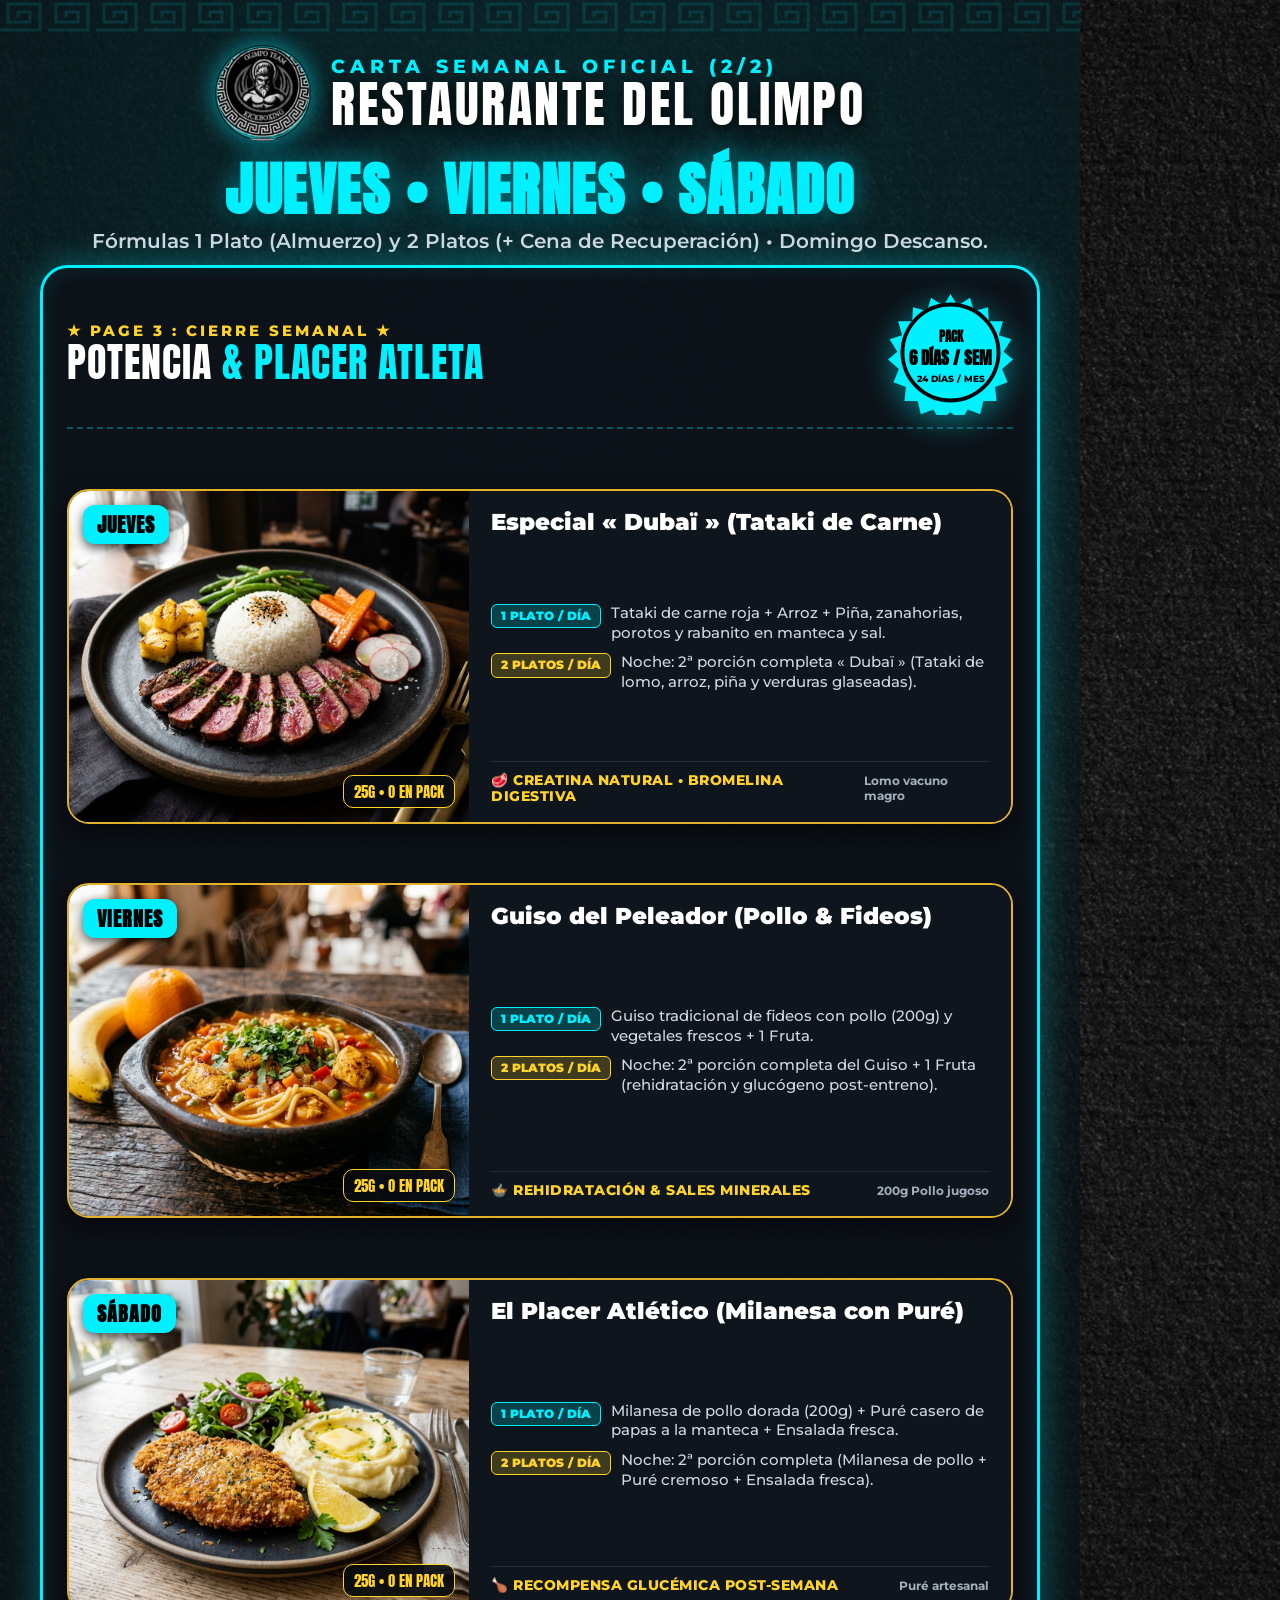
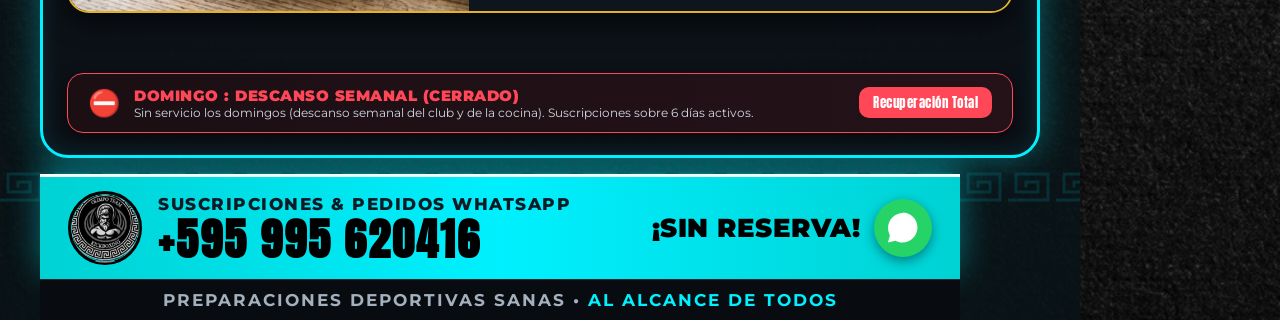
<file: stories/story_3.html>
<!DOCTYPE html>
<html lang="es">
<head>
  <meta charset="UTF-8">
  <title>Story 3 - Carta Semanal Jueves a Sábado</title>
  <link rel="stylesheet" href="common.css">
  <style>
    .story-page-box {
      margin-top: 10px;
      margin-bottom: 16px;
      padding: 22px 24px;
      background: rgba(12, 17, 24, 0.94);
      border: 3.5px solid #00f0ff;
      border-radius: 28px;
      box-shadow: 0 0 35px rgba(0, 240, 255, 0.35), inset 0 0 25px rgba(0, 240, 255, 0.1);
      position: relative;
      display: flex;
      flex-direction: column;
      flex: 1;
      justify-content: space-between;
    }

    .box-header-row {
      display: flex;
      align-items: center;
      justify-content: space-between;
      border-bottom: 2px dashed rgba(0, 240, 255, 0.3);
      padding-bottom: 12px;
    }

    .box-header-text {
      text-align: left;
    }

    .tag-highlight {
      font-size: 15px;
      font-weight: 800;
      color: #ffd32a;
      letter-spacing: 3px;
      text-transform: uppercase;
    }

    .box-main-title {
      font-family: 'Anton', sans-serif;
      font-size: 40px;
      color: #ffffff;
      letter-spacing: 1px;
      line-height: 1.1;
      text-transform: uppercase;
    }

    .box-main-title span {
      color: #00f0ff;
    }

    .day-card {
      background: #141b22;
      border: 2px solid #e1b12c;
      border-radius: 22px;
      overflow: hidden;
      display: flex;
      box-shadow: 0 10px 25px rgba(0,0,0,0.6);
      height: 335px;
    }

    .day-img-wrap {
      width: 400px;
      min-width: 400px;
      height: 100%;
      position: relative;
      overflow: hidden;
    }

    .day-img-wrap img {
      width: 100%;
      height: 100%;
      object-fit: cover;
      display: block;
    }

    .day-pill {
      position: absolute;
      top: 14px;
      left: 14px;
      background: #00f0ff;
      color: #000;
      font-family: 'Anton', sans-serif;
      font-size: 20px;
      letter-spacing: 1px;
      padding: 4px 14px;
      border-radius: 12px;
      font-weight: 900;
      box-shadow: 0 4px 12px rgba(0,0,0,0.7);
    }

    .day-price-badge {
      position: absolute;
      bottom: 14px;
      right: 14px;
      background: rgba(8, 12, 16, 0.9);
      border: 1.5px solid #ffd32a;
      color: #ffd32a;
      font-family: 'Anton', sans-serif;
      font-size: 15px;
      padding: 4px 10px;
      border-radius: 10px;
    }

    .day-info {
      padding: 18px 22px;
      background: #0e151c;
      display: flex;
      flex-direction: column;
      justify-content: space-between;
      flex-grow: 1;
    }

    .day-dish-name {
      font-family: 'Montserrat', sans-serif;
      font-size: 23px;
      font-weight: 900;
      color: #ffffff;
      line-height: 1.2;
    }

    .formula-section {
      display: flex;
      flex-direction: column;
      gap: 10px;
      margin: 6px 0;
    }

    .formula-row {
      display: flex;
      align-items: flex-start;
      gap: 10px;
      font-size: 14.5px;
      line-height: 1.35;
    }

    .formula-tag {
      font-size: 12px;
      font-weight: 900;
      text-transform: uppercase;
      padding: 3px 9px;
      border-radius: 6px;
      white-space: nowrap;
    }

    .tag-mediodia {
      background: rgba(0, 240, 255, 0.2);
      color: #00f0ff;
      border: 1px solid #00f0ff;
    }

    .tag-noche {
      background: rgba(255, 211, 42, 0.2);
      color: #ffd32a;
      border: 1px solid #ffd32a;
    }

    .formula-text {
      color: #d1d8e0;
      font-weight: 500;
    }

    .day-badge-footer {
      display: flex;
      align-items: center;
      justify-content: space-between;
      border-top: 1px solid rgba(255, 255, 255, 0.1);
      padding-top: 10px;
    }

    .macro-note {
      font-size: 13.5px;
      font-weight: 800;
      color: #ffd32a;
      text-transform: uppercase;
      letter-spacing: 0.5px;
    }

    /* Domingo Descanso Banner */
    .domingo-banner {
      background: linear-gradient(90deg, #1b0f14 0%, #251219 100%);
      border: 1.5px solid #ff4757;
      border-radius: 16px;
      padding: 12px 20px;
      display: flex;
      align-items: center;
      justify-content: space-between;
      box-shadow: 0 4px 15px rgba(0,0,0,0.5);
    }

    .domingo-left {
      display: flex;
      align-items: center;
      gap: 14px;
    }

    .domingo-title {
      font-size: 15px;
      font-weight: 900;
      color: #ff4757;
      text-transform: uppercase;
      letter-spacing: 0.5px;
    }

    .domingo-sub {
      font-size: 12px;
      color: #d1d8e0;
      line-height: 1.25;
    }

    .domingo-badge {
      background: #ff4757;
      color: #ffffff;
      font-family: 'Anton', sans-serif;
      font-size: 13px;
      letter-spacing: 0.5px;
      padding: 6px 14px;
      border-radius: 10px;
      white-space: nowrap;
    }
  </style>
</head>
<body>
  <div class="bg-overlay"></div>

  <!-- Decorative Greek Meander Bars -->
  <img src="assets/greek_meander_bar.svg" style="position:absolute; top:0; left:0; width:100%; opacity:0.35; z-index:2;">
  <img src="assets/greek_meander_bar.svg" style="position:absolute; bottom:110px; left:0; width:100%; opacity:0.35; z-index:2;">

  <div class="story-content">
    <!-- Header -->
    <header class="story-header">
      <div class="header-top-row">
        <img class="brand-logo" src="assets/logo_olimpo.png" alt="Olimpo Team Logo">
        <div class="brand-titles">
          <div class="brand-pretitle">Carta Semanal Oficial (2/2)</div>
          <div class="brand-name">RESTAURANTE DEL OLIMPO</div>
        </div>
      </div>
      <h1 class="main-headline">JUEVES • VIERNES • SÁBADO</h1>
      <p class="sub-headline">Fórmulas 1 Plato (Almuerzo) y 2 Platos (+ Cena de Recuperación) • Domingo Descanso.</p>
    </header>

    <!-- Main Content Box -->
    <div class="story-page-box">
      <div class="box-header-row">
        <div class="box-header-text">
          <div class="tag-highlight">★ Page 3 : Cierre Semanal ★</div>
          <div class="box-main-title">POTENCIA <span>& PLACER ATLETA</span></div>
        </div>
        
        <!-- Scalloped Rosette Badge -->
        <div class="rosette-badge">
          <svg width="125" height="125" viewBox="0 0 160 160">
            <path d="M 80 5 L 89 20 L 105 10 L 110 27 L 128 22 L 129 40 L 147 40 L 142 58 L 158 63 L 148 79 L 160 89 L 146 101 L 153 118 L 137 124 L 139 142 L 122 142 L 118 159 L 102 153 L 93 168 L 80 156 L 67 168 L 58 153 L 42 159 L 38 142 L 21 142 L 23 124 L 7 118 L 14 101 L 0 89 L 12 79 L 2 63 L 18 58 L 13 40 L 31 40 L 32 22 L 50 27 L 55 10 L 71 20 Z" fill="#00f0ff" />
            <circle cx="80" cy="80" r="64" fill="#080c10" />
            <circle cx="80" cy="80" r="60" fill="#00f0ff" stroke="#000" stroke-width="2" />
            <text x="80" y="66" text-anchor="middle" font-size="16" font-weight="900" fill="#000" font-family="'Anton', sans-serif">PACK</text>
            <text x="80" y="96" text-anchor="middle" font-size="22" font-weight="900" fill="#000" font-family="'Anton', sans-serif">6 DÍAS / SEM</text>
            <text x="80" y="118" text-anchor="middle" font-size="12" font-weight="800" fill="#000" font-family="'Montserrat', sans-serif">24 DÍAS / MES</text>
          </svg>
        </div>
      </div>

      <!-- JUEVES -->
      <div class="day-card">
        <div class="day-img-wrap">
          <img src="assets/new_menu/jueves_dubai.jpg" alt="Jueves Especial Dubai">
          <div class="day-pill">JUEVES</div>
          <div class="day-price-badge">25G • O EN PACK</div>
        </div>
        <div class="day-info">
          <div class="day-dish-name">Especial « Dubaï » (Tataki de Carne)</div>
          <div class="formula-section">
            <div class="formula-row">
              <span class="formula-tag tag-mediodia">1 Plato / Día</span>
              <span class="formula-text">Tataki de carne roja + Arroz + Piña, zanahorias, porotos y rabanito en manteca y sal.</span>
            </div>
            <div class="formula-row">
              <span class="formula-tag tag-noche">2 Platos / Día</span>
              <span class="formula-text">Noche: 2ª porción completa « Dubaï » (Tataki de lomo, arroz, piña y verduras glaseadas).</span>
            </div>
          </div>
          <div class="day-badge-footer">
            <span class="macro-note">🥩 Creatina Natural • Bromelina Digestiva</span>
            <span style="font-size:12px; color:#a4b0be; font-weight:700;">Lomo vacuno magro</span>
          </div>
        </div>
      </div>

      <!-- VIERNES -->
      <div class="day-card">
        <div class="day-img-wrap">
          <img src="assets/new_menu/viernes_guiso.jpg" alt="Viernes Guiso del Peleador">
          <div class="day-pill">VIERNES</div>
          <div class="day-price-badge">25G • O EN PACK</div>
        </div>
        <div class="day-info">
          <div class="day-dish-name">Guiso del Peleador (Pollo & Fideos)</div>
          <div class="formula-section">
            <div class="formula-row">
              <span class="formula-tag tag-mediodia">1 Plato / Día</span>
              <span class="formula-text">Guiso tradicional de fideos con pollo (200g) y vegetales frescos + 1 Fruta.</span>
            </div>
            <div class="formula-row">
              <span class="formula-tag tag-noche">2 Platos / Día</span>
              <span class="formula-text">Noche: 2ª porción completa del Guiso + 1 Fruta (rehidratación y glucógeno post-entreno).</span>
            </div>
          </div>
          <div class="day-badge-footer">
            <span class="macro-note">🍲 Rehidratación & Sales Minerales</span>
            <span style="font-size:12px; color:#a4b0be; font-weight:700;">200g Pollo jugoso</span>
          </div>
        </div>
      </div>

      <!-- SÁBADO -->
      <div class="day-card">
        <div class="day-img-wrap">
          <img src="assets/new_menu/sabado_milanesa.jpg" alt="Sábado Milanesa con Puré">
          <div class="day-pill">SÁBADO</div>
          <div class="day-price-badge">25G • O EN PACK</div>
        </div>
        <div class="day-info">
          <div class="day-dish-name">El Placer Atlético (Milanesa con Puré)</div>
          <div class="formula-section">
            <div class="formula-row">
              <span class="formula-tag tag-mediodia">1 Plato / Día</span>
              <span class="formula-text">Milanesa de pollo dorada (200g) + Puré casero de papas a la manteca + Ensalada fresca.</span>
            </div>
            <div class="formula-row">
              <span class="formula-tag tag-noche">2 Platos / Día</span>
              <span class="formula-text">Noche: 2ª porción completa (Milanesa de pollo + Puré cremoso + Ensalada fresca).</span>
            </div>
          </div>
          <div class="day-badge-footer">
            <span class="macro-note">🍗 Recompensa Glucémica Post-Semana</span>
            <span style="font-size:12px; color:#a4b0be; font-weight:700;">Puré artesanal</span>
          </div>
        </div>
      </div>

      <!-- DOMINGO DESCANSO -->
      <div class="domingo-banner">
        <div class="domingo-left">
          <div style="font-size:26px;">⛔</div>
          <div>
            <div class="domingo-title">DOMINGO : Descanso Semanal (Cerrado)</div>
            <div class="domingo-sub">Sin servicio los domingos (descanso semanal del club y de la cocina). Suscripciones sobre 6 días activos.</div>
          </div>
        </div>
        <div class="domingo-badge">Recuperación Total</div>
      </div>
    </div>

    <!-- Bottom WhatsApp Bar strictly with +595 995 620416 -->
    <div class="footer-cta">
      <div class="cta-bar">
        <div class="cta-left">
          <img class="cta-logo" src="assets/logo_olimpo.png" alt="Olimpo Logo">
          <div class="cta-info">
            <div class="cta-label">Suscripciones & Pedidos WhatsApp</div>
            <div class="cta-phone">+595 995 620416</div>
          </div>
        </div>
        <div class="cta-right">
          <div class="cta-tag">¡Sin Reserva!</div>
          <div class="whatsapp-icon-wrap">
            <svg class="whatsapp-icon" viewBox="0 0 24 24">
              <path d="M12.031 6.172c-3.181 0-5.767 2.586-5.768 5.766-.001 1.298.38 2.27 1.019 3.287l-.582 2.128 2.182-.573c.978.58 1.911.928 3.145.929 3.178 0 5.767-2.587 5.768-5.766.001-3.187-2.575-5.77-5.764-5.771zm3.392 8.244c-.144.405-.837.774-1.17.824-.299.045-.677.063-1.092-.069-.252-.08-.575-.187-.988-.365-1.739-.751-2.874-2.502-2.961-2.617-.087-.116-.708-.94-.708-1.793s.448-1.273.607-1.446c.159-.173.346-.217.462-.217l.332.006c.106.005.249-.04.39.298.144.347.491 1.2.534 1.287.043.087.072.188.014.304-.058.116-.087.188-.173.289l-.26.304c-.087.086-.177.18-.076.354.101.174.449.741.964 1.201.662.591 1.221.774 1.394.861.174.086.275.072.376-.044.101-.116.433-.506.549-.68.116-.173.231-.144.39-.086s1.011.477 1.184.564.289.13.332.202c.045.072.045.419-.099.824zm-3.392-12.416c-5.514 0-10 4.486-10 10 0 1.761.458 3.418 1.258 4.864l-1.336 4.88 5.006-1.314c1.397.764 2.99 1.206 4.685 1.206 5.514 0 10-4.486 10-10 0-5.514-4.486-10-10-10z"/>
            </svg>
          </div>
        </div>
      </div>
      <div class="footer-sub">
        Preparaciones deportivas sanas • <span>Al alcance de todos</span>
      </div>
    </div>
  </div>
</body>
</html>
</file>
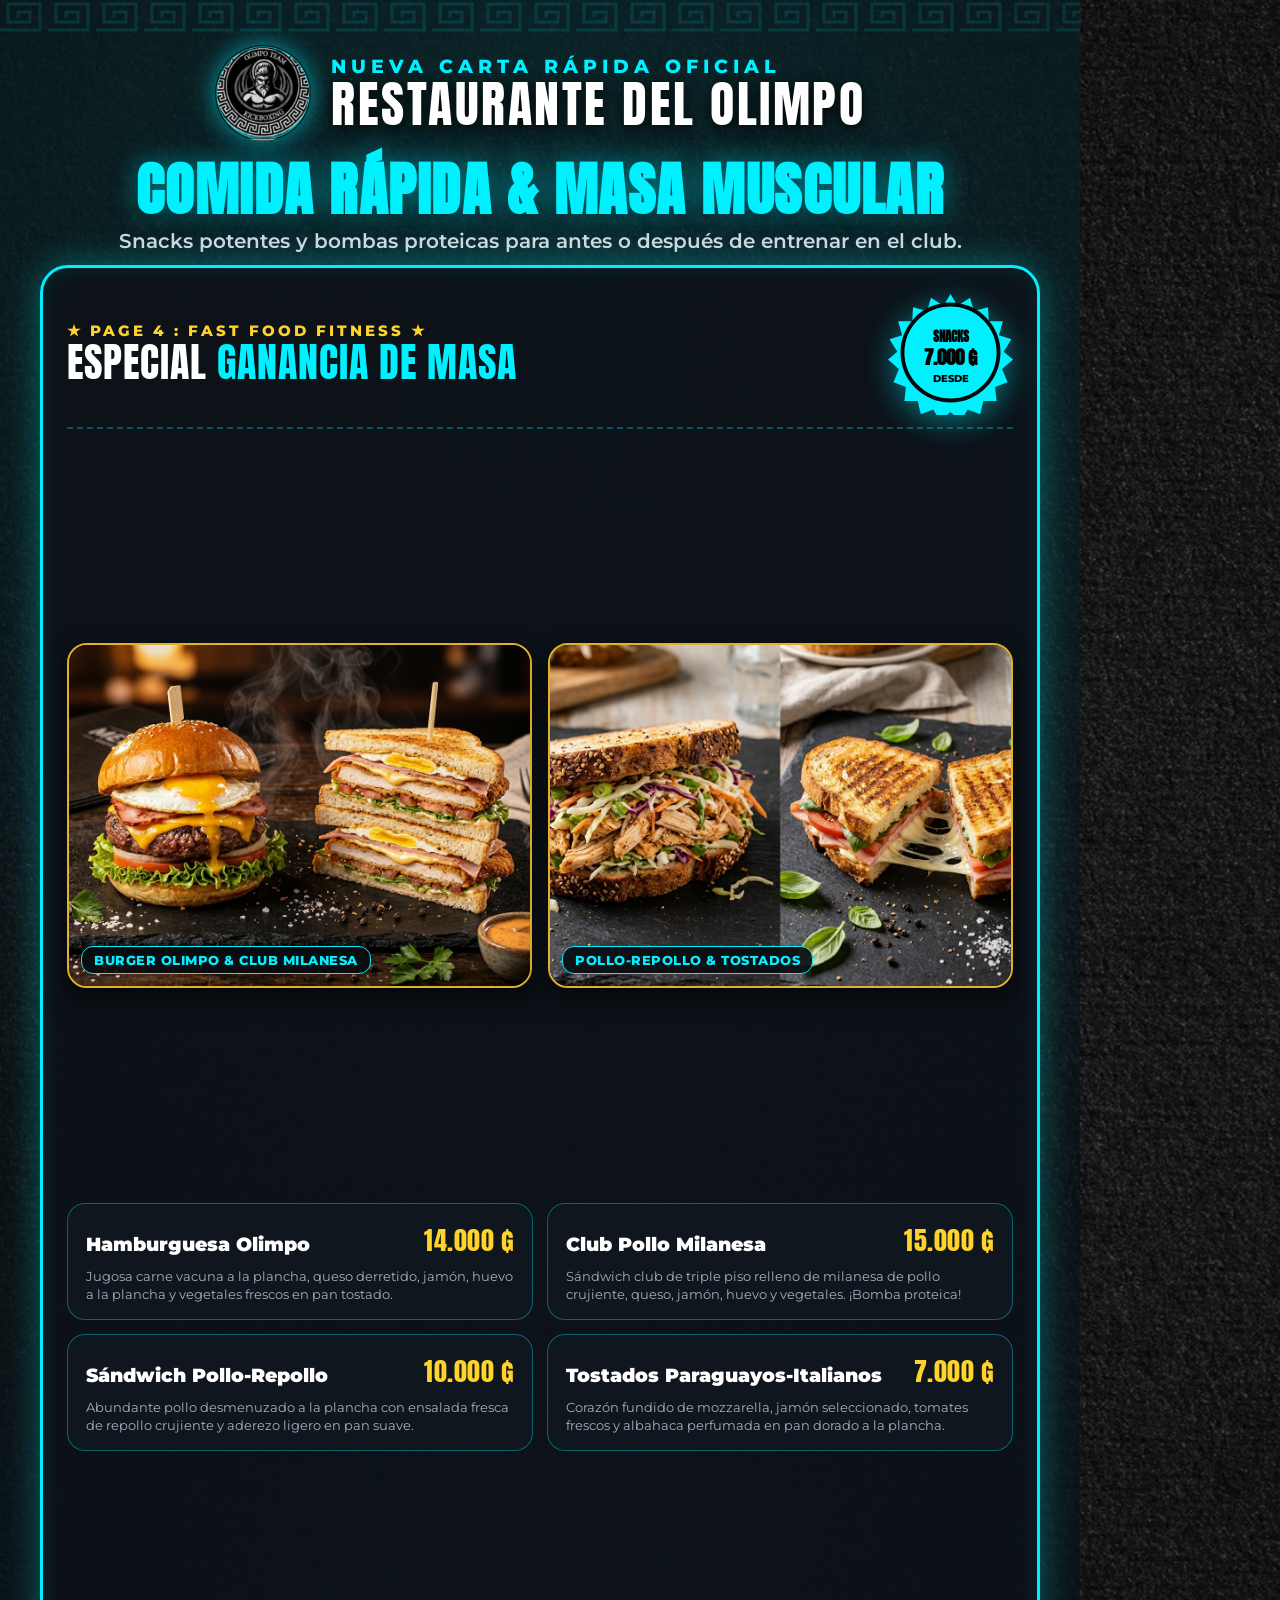
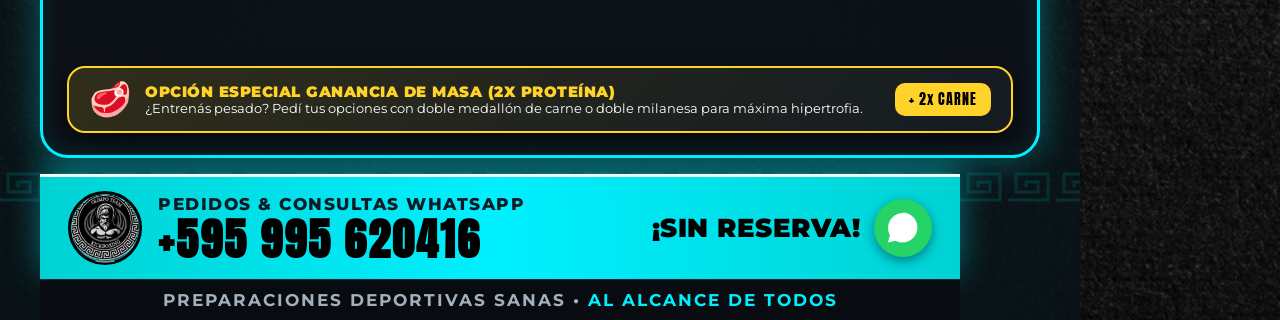
<file: stories/story_4.html>
<!DOCTYPE html>
<html lang="es">
<head>
  <meta charset="UTF-8">
  <title>Story 4 - Comida Rápida Especial Ganancia de Masa</title>
  <link rel="stylesheet" href="common.css">
  <style>
    .story-page-box {
      margin-top: 10px;
      margin-bottom: 16px;
      padding: 22px 24px;
      background: rgba(12, 17, 24, 0.94);
      border: 3.5px solid #00f0ff;
      border-radius: 28px;
      box-shadow: 0 0 35px rgba(0, 240, 255, 0.35), inset 0 0 25px rgba(0, 240, 255, 0.1);
      position: relative;
      display: flex;
      flex-direction: column;
      flex: 1;
      justify-content: space-between;
      gap: 16px;
    }

    .box-header-row {
      display: flex;
      align-items: center;
      justify-content: space-between;
      border-bottom: 2px dashed rgba(0, 240, 255, 0.3);
      padding-bottom: 12px;
    }

    .box-header-text {
      text-align: left;
    }

    .tag-highlight {
      font-size: 15px;
      font-weight: 800;
      color: #ffd32a;
      letter-spacing: 3px;
      text-transform: uppercase;
    }

    .box-main-title {
      font-family: 'Anton', sans-serif;
      font-size: 40px;
      color: #ffffff;
      letter-spacing: 1px;
      line-height: 1.1;
      text-transform: uppercase;
    }

    .box-main-title span {
      color: #00f0ff;
    }

    /* 2 Big Photo Split Showcases */
    .fast-photos-row {
      display: grid;
      grid-template-columns: 1fr 1fr;
      gap: 16px;
    }

    .fast-photo-card {
      background: #141b22;
      border: 2px solid #e1b12c;
      border-radius: 20px;
      overflow: hidden;
      height: 345px;
      box-shadow: 0 10px 25px rgba(0,0,0,0.6);
      position: relative;
    }

    .fast-photo-card img {
      width: 100%;
      height: 100%;
      object-fit: cover;
      display: block;
    }

    .fast-photo-badge {
      position: absolute;
      bottom: 12px;
      left: 12px;
      background: rgba(8, 12, 16, 0.9);
      border: 1.5px solid #00f0ff;
      border-radius: 12px;
      padding: 5px 12px;
      font-size: 13px;
      font-weight: 800;
      color: #00f0ff;
      text-transform: uppercase;
      letter-spacing: 0.5px;
    }

    /* 4 Items Grid with Official Prices */
    .fast-menu-grid {
      display: grid;
      grid-template-columns: 1fr 1fr;
      gap: 14px;
    }

    .fast-item-card {
      background: #0f161e;
      border: 1.5px solid rgba(0, 240, 255, 0.35);
      border-radius: 18px;
      padding: 16px 18px;
      display: flex;
      flex-direction: column;
      justify-content: space-between;
      gap: 8px;
    }

    .fast-item-top {
      display: flex;
      justify-content: space-between;
      align-items: baseline;
    }

    .fast-item-name {
      font-family: 'Montserrat', sans-serif;
      font-size: 19px;
      font-weight: 900;
      color: #ffffff;
      line-height: 1.2;
    }

    .fast-item-price {
      font-family: 'Anton', sans-serif;
      font-size: 26px;
      color: #ffd32a;
      letter-spacing: 0.5px;
      white-space: nowrap;
      margin-left: 10px;
    }

    .fast-item-desc {
      font-size: 13px;
      color: #a4b0be;
      line-height: 1.35;
    }

    /* 2x Protein Banner */
    .mass-gain-banner {
      background: linear-gradient(135deg, rgba(255, 211, 42, 0.15) 0%, rgba(20, 27, 34, 0.98) 100%);
      border: 2px solid #ffd32a;
      border-radius: 18px;
      padding: 14px 20px;
      display: flex;
      align-items: center;
      justify-content: space-between;
      box-shadow: 0 6px 20px rgba(0,0,0,0.5);
    }

    .mass-gain-left {
      display: flex;
      align-items: center;
      gap: 14px;
    }

    .mass-gain-icon {
      font-size: 34px;
      line-height: 1;
    }

    .mass-gain-title {
      font-size: 15px;
      font-weight: 900;
      color: #ffd32a;
      text-transform: uppercase;
      letter-spacing: 0.5px;
    }

    .mass-gain-sub {
      font-size: 12.5px;
      color: #ffffff;
      line-height: 1.3;
    }

    .mass-gain-badge {
      background: #ffd32a;
      color: #000000;
      font-family: 'Anton', sans-serif;
      font-size: 14px;
      letter-spacing: 1px;
      padding: 6px 14px;
      border-radius: 10px;
      white-space: nowrap;
    }
  </style>
</head>
<body>
  <div class="bg-overlay"></div>

  <!-- Decorative Greek Meander Bars -->
  <img src="assets/greek_meander_bar.svg" style="position:absolute; top:0; left:0; width:100%; opacity:0.35; z-index:2;">
  <img src="assets/greek_meander_bar.svg" style="position:absolute; bottom:110px; left:0; width:100%; opacity:0.35; z-index:2;">

  <div class="story-content">
    <!-- Header -->
    <header class="story-header">
      <div class="header-top-row">
        <img class="brand-logo" src="assets/logo_olimpo.png" alt="Olimpo Team Logo">
        <div class="brand-titles">
          <div class="brand-pretitle">Nueva Carta Rápida Oficial</div>
          <div class="brand-name">RESTAURANTE DEL OLIMPO</div>
        </div>
      </div>
      <h1 class="main-headline">COMIDA RÁPIDA & MASA MUSCULAR</h1>
      <p class="sub-headline">Snacks potentes y bombas proteicas para antes o después de entrenar en el club.</p>
    </header>

    <!-- Main Content Box -->
    <div class="story-page-box">
      <div class="box-header-row">
        <div class="box-header-text">
          <div class="tag-highlight">★ Page 4 : Fast Food Fitness ★</div>
          <div class="box-main-title">ESPECIAL <span>GANANCIA DE MASA</span></div>
        </div>
        
        <!-- Scalloped Rosette Badge -->
        <div class="rosette-badge">
          <svg width="125" height="125" viewBox="0 0 160 160">
            <path d="M 80 5 L 89 20 L 105 10 L 110 27 L 128 22 L 129 40 L 147 40 L 142 58 L 158 63 L 148 79 L 160 89 L 146 101 L 153 118 L 137 124 L 139 142 L 122 142 L 118 159 L 102 153 L 93 168 L 80 156 L 67 168 L 58 153 L 42 159 L 38 142 L 21 142 L 23 124 L 7 118 L 14 101 L 0 89 L 12 79 L 2 63 L 18 58 L 13 40 L 31 40 L 32 22 L 50 27 L 55 10 L 71 20 Z" fill="#00f0ff" />
            <circle cx="80" cy="80" r="64" fill="#080c10" />
            <circle cx="80" cy="80" r="60" fill="#00f0ff" stroke="#000" stroke-width="2" />
            <text x="80" y="66" text-anchor="middle" font-size="16" font-weight="900" fill="#000" font-family="'Anton', sans-serif">SNACKS</text>
            <text x="80" y="96" text-anchor="middle" font-size="24" font-weight="900" fill="#000" font-family="'Anton', sans-serif">7.000 ₲</text>
            <text x="80" y="118" text-anchor="middle" font-size="13" font-weight="800" fill="#000" font-family="'Montserrat', sans-serif">DESDE</text>
          </svg>
        </div>
      </div>

      <!-- 2 Photos Row -->
      <div class="fast-photos-row">
        <div class="fast-photo-card">
          <img src="assets/new_menu/fast_burger_club.jpg" alt="Hamburguesa Olimpo y Club Milanesa">
          <div class="fast-photo-badge">Burger Olimpo & Club Milanesa</div>
        </div>
        <div class="fast-photo-card">
          <img src="assets/new_menu/fast_sandwich_tostado.jpg" alt="Sandwich Pollo Repollo y Tostados">
          <div class="fast-photo-badge">Pollo-Repollo & Tostados</div>
        </div>
      </div>

      <!-- 4 Items Description Grid -->
      <div class="fast-menu-grid">
        <!-- Item 1: Hamburguesa -->
        <div class="fast-item-card">
          <div class="fast-item-top">
            <span class="fast-item-name">Hamburguesa Olimpo</span>
            <span class="fast-item-price">14.000 ₲</span>
          </div>
          <p class="fast-item-desc">Jugosa carne vacuna a la plancha, queso derretido, jamón, huevo a la plancha y vegetales frescos en pan tostado.</p>
        </div>

        <!-- Item 2: Club Pollo Milanesa -->
        <div class="fast-item-card">
          <div class="fast-item-top">
            <span class="fast-item-name">Club Pollo Milanesa</span>
            <span class="fast-item-price">15.000 ₲</span>
          </div>
          <p class="fast-item-desc">Sándwich club de triple piso relleno de milanesa de pollo crujiente, queso, jamón, huevo y vegetales. ¡Bomba proteica!</p>
        </div>

        <!-- Item 3: Sandwich Pollo Repollo -->
        <div class="fast-item-card">
          <div class="fast-item-top">
            <span class="fast-item-name">Sándwich Pollo-Repollo</span>
            <span class="fast-item-price">10.000 ₲</span>
          </div>
          <p class="fast-item-desc">Abundante pollo desmenuzado a la plancha con ensalada fresca de repollo crujiente y aderezo ligero en pan suave.</p>
        </div>

        <!-- Item 4: Tostados Paraguayos-Italianos -->
        <div class="fast-item-card">
          <div class="fast-item-top">
            <span class="fast-item-name">Tostados Paraguayos-Italianos</span>
            <span class="fast-item-price">7.000 ₲</span>
          </div>
          <p class="fast-item-desc">Corazón fundido de mozzarella, jamón seleccionado, tomates frescos y albahaca perfumada en pan dorado a la plancha.</p>
        </div>
      </div>

      <!-- Option 2x Protein Banner -->
      <div class="mass-gain-banner">
        <div class="mass-gain-left">
          <div class="mass-gain-icon">🥩</div>
          <div>
            <div class="mass-gain-title">Opción Especial Ganancia de Masa (2x Proteína)</div>
            <div class="mass-gain-sub">¿Entrenás pesado? Pedí tus opciones con doble medallón de carne o doble milanesa para máxima hipertrofia.</div>
          </div>
        </div>
        <div class="mass-gain-badge">+ 2x CARNE</div>
      </div>
    </div>

    <!-- Bottom WhatsApp Bar strictly with +595 995 620416 -->
    <div class="footer-cta">
      <div class="cta-bar">
        <div class="cta-left">
          <img class="cta-logo" src="assets/logo_olimpo.png" alt="Olimpo Logo">
          <div class="cta-info">
            <div class="cta-label">Pedidos & Consultas WhatsApp</div>
            <div class="cta-phone">+595 995 620416</div>
          </div>
        </div>
        <div class="cta-right">
          <div class="cta-tag">¡Sin Reserva!</div>
          <div class="whatsapp-icon-wrap">
            <svg class="whatsapp-icon" viewBox="0 0 24 24">
              <path d="M12.031 6.172c-3.181 0-5.767 2.586-5.768 5.766-.001 1.298.38 2.27 1.019 3.287l-.582 2.128 2.182-.573c.978.58 1.911.928 3.145.929 3.178 0 5.767-2.587 5.768-5.766.001-3.187-2.575-5.77-5.764-5.771zm3.392 8.244c-.144.405-.837.774-1.17.824-.299.045-.677.063-1.092-.069-.252-.08-.575-.187-.988-.365-1.739-.751-2.874-2.502-2.961-2.617-.087-.116-.708-.94-.708-1.793s.448-1.273.607-1.446c.159-.173.346-.217.462-.217l.332.006c.106.005.249-.04.39.298.144.347.491 1.2.534 1.287.043.087.072.188.014.304-.058.116-.087.188-.173.289l-.26.304c-.087.086-.177.18-.076.354.101.174.449.741.964 1.201.662.591 1.221.774 1.394.861.174.086.275.072.376-.044.101-.116.433-.506.549-.68.116-.173.231-.144.39-.086s1.011.477 1.184.564.289.13.332.202c.045.072.045.419-.099.824zm-3.392-12.416c-5.514 0-10 4.486-10 10 0 1.761.458 3.418 1.258 4.864l-1.336 4.88 5.006-1.314c1.397.764 2.99 1.206 4.685 1.206 5.514 0 10-4.486 10-10 0-5.514-4.486-10-10-10z"/>
            </svg>
          </div>
        </div>
      </div>
      <div class="footer-sub">
        Preparaciones deportivas sanas • <span>Al alcance de todos</span>
      </div>
    </div>
  </div>
</body>
</html>
</file>
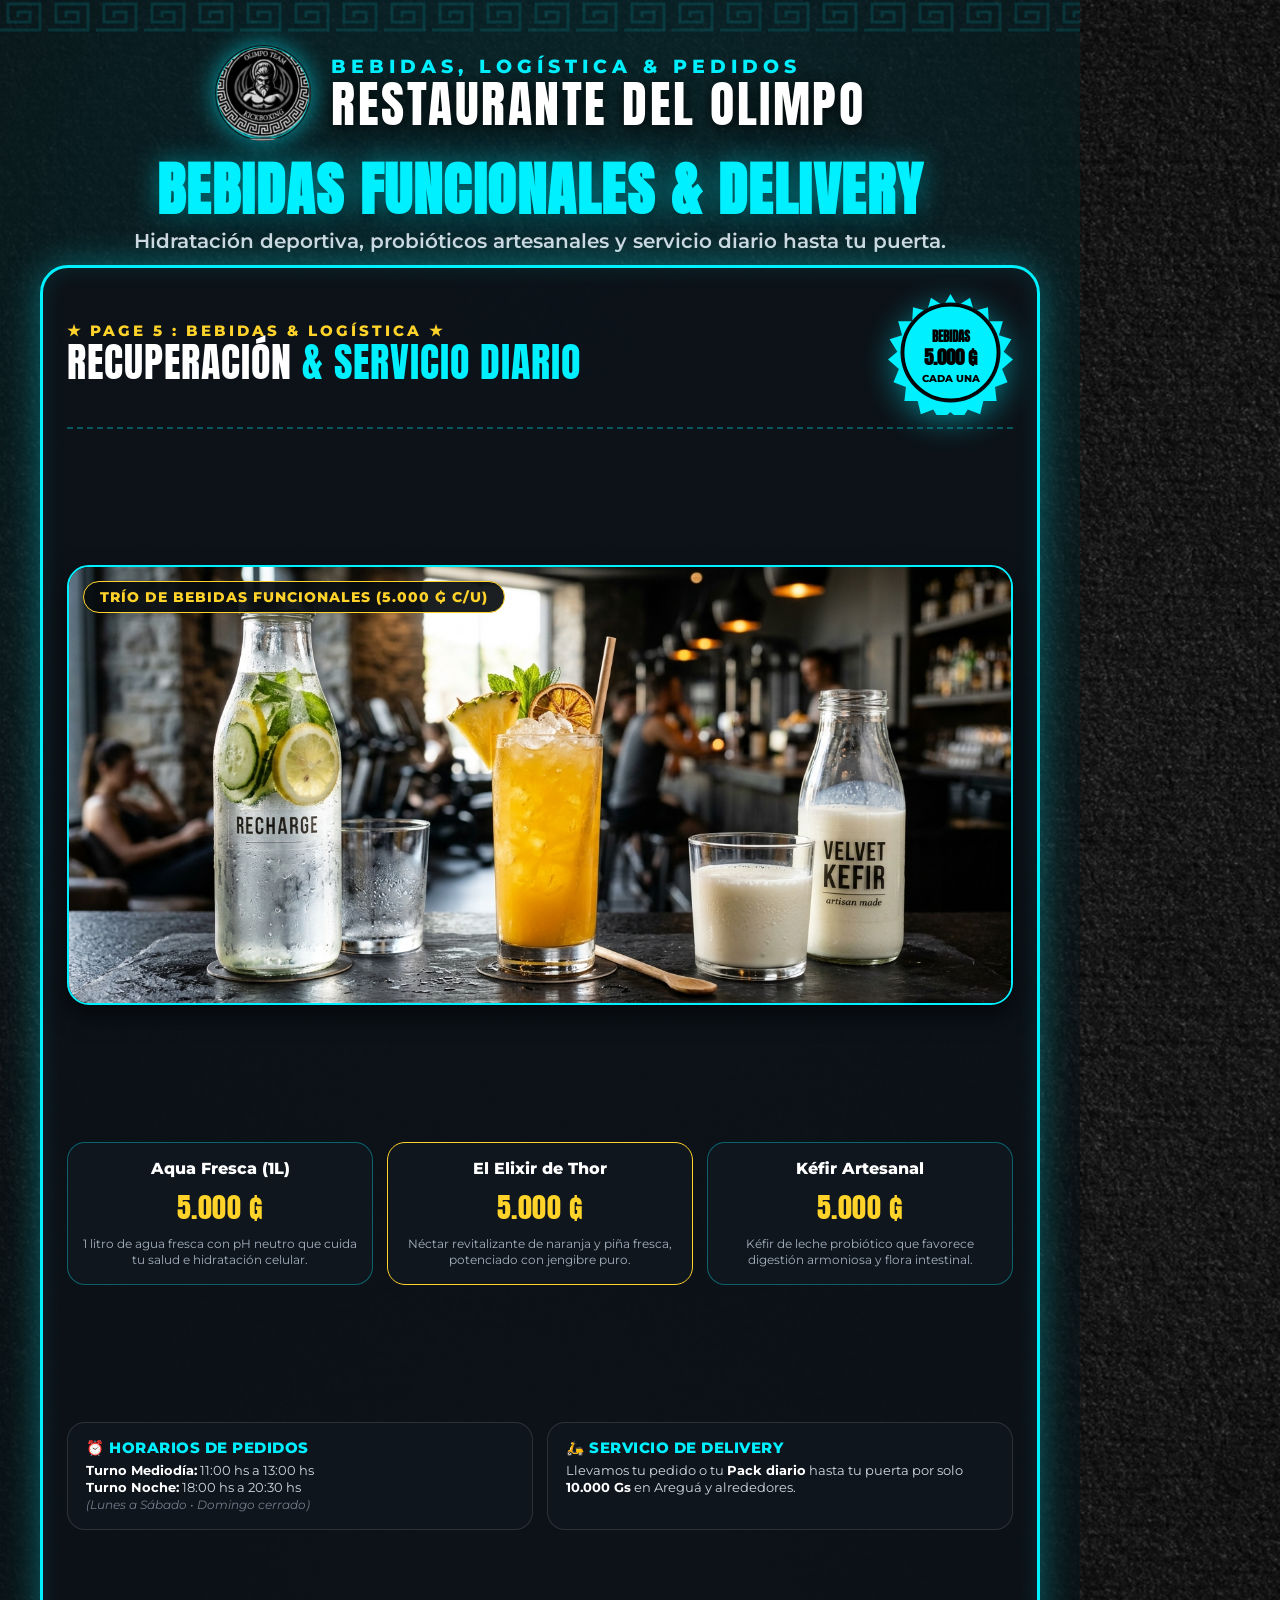
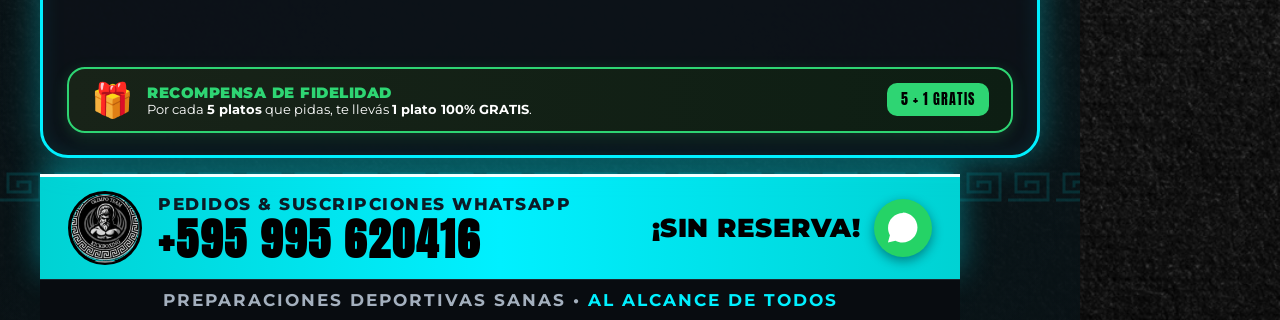
<file: stories/story_5.html>
<!DOCTYPE html>
<html lang="es">
<head>
  <meta charset="UTF-8">
  <title>Story 5 - Bebidas Funcionales, Horarios y Delivery</title>
  <link rel="stylesheet" href="common.css">
  <style>
    .story-page-box {
      margin-top: 10px;
      margin-bottom: 16px;
      padding: 22px 24px;
      background: rgba(12, 17, 24, 0.94);
      border: 3.5px solid #00f0ff;
      border-radius: 28px;
      box-shadow: 0 0 35px rgba(0, 240, 255, 0.35), inset 0 0 25px rgba(0, 240, 255, 0.1);
      position: relative;
      display: flex;
      flex-direction: column;
      flex: 1;
      justify-content: space-between;
      gap: 16px;
    }

    .box-header-row {
      display: flex;
      align-items: center;
      justify-content: space-between;
      border-bottom: 2px dashed rgba(0, 240, 255, 0.3);
      padding-bottom: 12px;
    }

    .box-header-text {
      text-align: left;
    }

    .tag-highlight {
      font-size: 15px;
      font-weight: 800;
      color: #ffd32a;
      letter-spacing: 3px;
      text-transform: uppercase;
    }

    .box-main-title {
      font-family: 'Anton', sans-serif;
      font-size: 40px;
      color: #ffffff;
      letter-spacing: 1px;
      line-height: 1.1;
      text-transform: uppercase;
    }

    .box-main-title span {
      color: #00f0ff;
    }

    /* Trio Drinks Hero Showcase */
    .drinks-hero-card {
      background: #141b22;
      border: 2.5px solid #00f0ff;
      border-radius: 22px;
      overflow: hidden;
      box-shadow: 0 10px 25px rgba(0,0,0,0.6);
      position: relative;
      height: 440px;
    }

    .drinks-hero-card img {
      width: 100%;
      height: 100%;
      object-fit: cover;
      display: block;
    }

    .drinks-hero-badge {
      position: absolute;
      top: 14px;
      left: 14px;
      background: rgba(8, 12, 16, 0.92);
      border: 1.5px solid #ffd32a;
      padding: 6px 16px;
      border-radius: 20px;
      font-size: 14px;
      font-weight: 800;
      color: #ffd32a;
      letter-spacing: 1px;
      text-transform: uppercase;
    }

    /* 3 Drinks Grid */
    .drinks-grid {
      display: grid;
      grid-template-columns: repeat(3, 1fr);
      gap: 14px;
    }

    .drink-col-card {
      background: #0f161e;
      border: 1.5px solid rgba(0, 240, 255, 0.35);
      border-radius: 18px;
      padding: 16px 14px;
      display: flex;
      flex-direction: column;
      justify-content: space-between;
      gap: 8px;
      text-align: center;
    }

    .drink-col-title {
      font-family: 'Montserrat', sans-serif;
      font-size: 16px;
      font-weight: 800;
      color: #ffffff;
      line-height: 1.2;
    }

    .drink-col-price {
      font-family: 'Anton', sans-serif;
      font-size: 28px;
      color: #ffd32a;
      letter-spacing: 0.5px;
    }

    .drink-col-desc {
      font-size: 12px;
      color: #a4b0be;
      line-height: 1.35;
    }

    /* Logistics & Delivery Rows */
    .logistics-row {
      display: grid;
      grid-template-columns: 1fr 1fr;
      gap: 14px;
    }

    .logistic-card {
      background: #0e151d;
      border: 1.5px solid rgba(255, 255, 255, 0.12);
      border-radius: 18px;
      padding: 16px 18px;
      display: flex;
      flex-direction: column;
      gap: 6px;
    }

    .logistic-title {
      font-family: 'Montserrat', sans-serif;
      font-size: 14.5px;
      font-weight: 800;
      color: #00f0ff;
      text-transform: uppercase;
      letter-spacing: 0.5px;
      display: flex;
      align-items: center;
      gap: 8px;
    }

    .logistic-text {
      font-size: 12.5px;
      color: #d1d8e0;
      line-height: 1.35;
    }

    .logistic-text b {
      color: #ffffff;
    }

    /* Loyalty Reward Banner */
    .loyalty-banner {
      background: linear-gradient(90deg, #182318 0%, #0d1e13 100%);
      border: 2px solid #2ed573;
      border-radius: 18px;
      padding: 14px 22px;
      display: flex;
      align-items: center;
      justify-content: space-between;
      box-shadow: 0 4px 15px rgba(46, 213, 115, 0.2);
    }

    .loyalty-left {
      display: flex;
      align-items: center;
      gap: 14px;
    }

    .loyalty-icon {
      font-size: 34px;
      line-height: 1;
    }

    .loyalty-title {
      font-size: 15px;
      font-weight: 900;
      color: #2ed573;
      text-transform: uppercase;
      letter-spacing: 0.5px;
    }

    .loyalty-sub {
      font-size: 12.5px;
      color: #ffffff;
    }

    .loyalty-badge {
      background: #2ed573;
      color: #000000;
      font-family: 'Anton', sans-serif;
      font-size: 14px;
      letter-spacing: 1px;
      padding: 6px 14px;
      border-radius: 10px;
      white-space: nowrap;
    }
  </style>
</head>
<body>
  <div class="bg-overlay"></div>

  <!-- Decorative Greek Meander Bars -->
  <img src="assets/greek_meander_bar.svg" style="position:absolute; top:0; left:0; width:100%; opacity:0.35; z-index:2;">
  <img src="assets/greek_meander_bar.svg" style="position:absolute; bottom:110px; left:0; width:100%; opacity:0.35; z-index:2;">

  <div class="story-content">
    <!-- Header -->
    <header class="story-header">
      <div class="header-top-row">
        <img class="brand-logo" src="assets/logo_olimpo.png" alt="Olimpo Team Logo">
        <div class="brand-titles">
          <div class="brand-pretitle">Bebidas, Logística & Pedidos</div>
          <div class="brand-name">RESTAURANTE DEL OLIMPO</div>
        </div>
      </div>
      <h1 class="main-headline">BEBIDAS FUNCIONALES & DELIVERY</h1>
      <p class="sub-headline">Hidratación deportiva, probióticos artesanales y servicio diario hasta tu puerta.</p>
    </header>

    <!-- Main Content Box -->
    <div class="story-page-box">
      <div class="box-header-row">
        <div class="box-header-text">
          <div class="tag-highlight">★ Page 5 : Bebidas & Logística ★</div>
          <div class="box-main-title">RECUPERACIÓN <span>& SERVICIO DIARIO</span></div>
        </div>
        
        <!-- Scalloped Rosette Badge -->
        <div class="rosette-badge">
          <svg width="125" height="125" viewBox="0 0 160 160">
            <path d="M 80 5 L 89 20 L 105 10 L 110 27 L 128 22 L 129 40 L 147 40 L 142 58 L 158 63 L 148 79 L 160 89 L 146 101 L 153 118 L 137 124 L 139 142 L 122 142 L 118 159 L 102 153 L 93 168 L 80 156 L 67 168 L 58 153 L 42 159 L 38 142 L 21 142 L 23 124 L 7 118 L 14 101 L 0 89 L 12 79 L 2 63 L 18 58 L 13 40 L 31 40 L 32 22 L 50 27 L 55 10 L 71 20 Z" fill="#00f0ff" />
            <circle cx="80" cy="80" r="64" fill="#080c10" />
            <circle cx="80" cy="80" r="60" fill="#00f0ff" stroke="#000" stroke-width="2" />
            <text x="80" y="66" text-anchor="middle" font-size="16" font-weight="900" fill="#000" font-family="'Anton', sans-serif">BEBIDAS</text>
            <text x="80" y="96" text-anchor="middle" font-size="24" font-weight="900" fill="#000" font-family="'Anton', sans-serif">5.000 ₲</text>
            <text x="80" y="118" text-anchor="middle" font-size="13" font-weight="800" fill="#000" font-family="'Montserrat', sans-serif">CADA UNA</text>
          </svg>
        </div>
      </div>

      <!-- Trio Drinks Hero Showcase -->
      <div class="drinks-hero-card">
        <img src="assets/new_menu/drinks_recovery_trio.jpg" alt="Trío de Bebidas Funcionales">
        <div class="drinks-hero-badge">Trío de Bebidas Funcionales (5.000 ₲ c/u)</div>
      </div>

      <!-- 3 Drinks Column Cards -->
      <div class="drinks-grid">
        <!-- Aqua Fresca -->
        <div class="drink-col-card">
          <div class="drink-col-title">Aqua Fresca (1L)</div>
          <div class="drink-col-price">5.000 ₲</div>
          <div class="drink-col-desc">1 litro de agua fresca con pH neutro que cuida tu salud e hidratación celular.</div>
        </div>

        <!-- El Elixir de Thor -->
        <div class="drink-col-card" style="border-color:#ffd32a;">
          <div class="drink-col-title">El Elixir de Thor</div>
          <div class="drink-col-price">5.000 ₲</div>
          <div class="drink-col-desc">Néctar revitalizante de naranja y piña fresca, potenciado con jengibre puro.</div>
        </div>

        <!-- Kefir de Leche Artesanal -->
        <div class="drink-col-card">
          <div class="drink-col-title">Kéfir Artesanal</div>
          <div class="drink-col-price">5.000 ₲</div>
          <div class="drink-col-desc">Kéfir de leche probiótico que favorece digestión armoniosa y flora intestinal.</div>
        </div>
      </div>

      <!-- Logistics Row (Horarios & Delivery) -->
      <div class="logistics-row">
        <!-- Horarios -->
        <div class="logistic-card">
          <div class="logistic-title">⏰ Horarios de Pedidos</div>
          <div class="logistic-text">
            <b>Turno Mediodía:</b> 11:00 hs a 13:00 hs<br>
            <b>Turno Noche:</b> 18:00 hs a 20:30 hs<br>
            <i style="color:#747d8c; font-size:11.5px;">(Lunes a Sábado • Domingo cerrado)</i>
          </div>
        </div>

        <!-- Delivery -->
        <div class="logistic-card">
          <div class="logistic-title">🛵 Servicio de Delivery</div>
          <div class="logistic-text">
            Llevamos tu pedido o tu <b>Pack diario</b> hasta tu puerta por solo <b>10.000 Gs</b> en Areguá y alrededores.
          </div>
        </div>
      </div>

      <!-- Loyalty Reward Banner -->
      <div class="loyalty-banner">
        <div class="loyalty-left">
          <div class="loyalty-icon">🎁</div>
          <div>
            <div class="loyalty-title">Recompensa de Fidelidad</div>
            <div class="loyalty-sub">Por cada <b>5 platos</b> que pidas, te llevás <b>1 plato 100% GRATIS</b>.</div>
          </div>
        </div>
        <div class="loyalty-badge">5 + 1 GRATIS</div>
      </div>
    </div>

    <!-- Bottom WhatsApp Bar strictly with +595 995 620416 -->
    <div class="footer-cta">
      <div class="cta-bar">
        <div class="cta-left">
          <img class="cta-logo" src="assets/logo_olimpo.png" alt="Olimpo Logo">
          <div class="cta-info">
            <div class="cta-label">Pedidos & Suscripciones WhatsApp</div>
            <div class="cta-phone">+595 995 620416</div>
          </div>
        </div>
        <div class="cta-right">
          <div class="cta-tag">¡Sin Reserva!</div>
          <div class="whatsapp-icon-wrap">
            <svg class="whatsapp-icon" viewBox="0 0 24 24">
              <path d="M12.031 6.172c-3.181 0-5.767 2.586-5.768 5.766-.001 1.298.38 2.27 1.019 3.287l-.582 2.128 2.182-.573c.978.58 1.911.928 3.145.929 3.178 0 5.767-2.587 5.768-5.766.001-3.187-2.575-5.77-5.764-5.771zm3.392 8.244c-.144.405-.837.774-1.17.824-.299.045-.677.063-1.092-.069-.252-.08-.575-.187-.988-.365-1.739-.751-2.874-2.502-2.961-2.617-.087-.116-.708-.94-.708-1.793s.448-1.273.607-1.446c.159-.173.346-.217.462-.217l.332.006c.106.005.249-.04.39.298.144.347.491 1.2.534 1.287.043.087.072.188.014.304-.058.116-.087.188-.173.289l-.26.304c-.087.086-.177.18-.076.354.101.174.449.741.964 1.201.662.591 1.221.774 1.394.861.174.086.275.072.376-.044.101-.116.433-.506.549-.68.116-.173.231-.144.39-.086s1.011.477 1.184.564.289.13.332.202c.045.072.045.419-.099.824zm-3.392-12.416c-5.514 0-10 4.486-10 10 0 1.761.458 3.418 1.258 4.864l-1.336 4.88 5.006-1.314c1.397.764 2.99 1.206 4.685 1.206 5.514 0 10-4.486 10-10 0-5.514-4.486-10-10-10z"/>
            </svg>
          </div>
        </div>
      </div>
      <div class="footer-sub">
        Preparaciones deportivas sanas • <span>Al alcance de todos</span>
      </div>
    </div>
  </div>
</body>
</html>
</file>
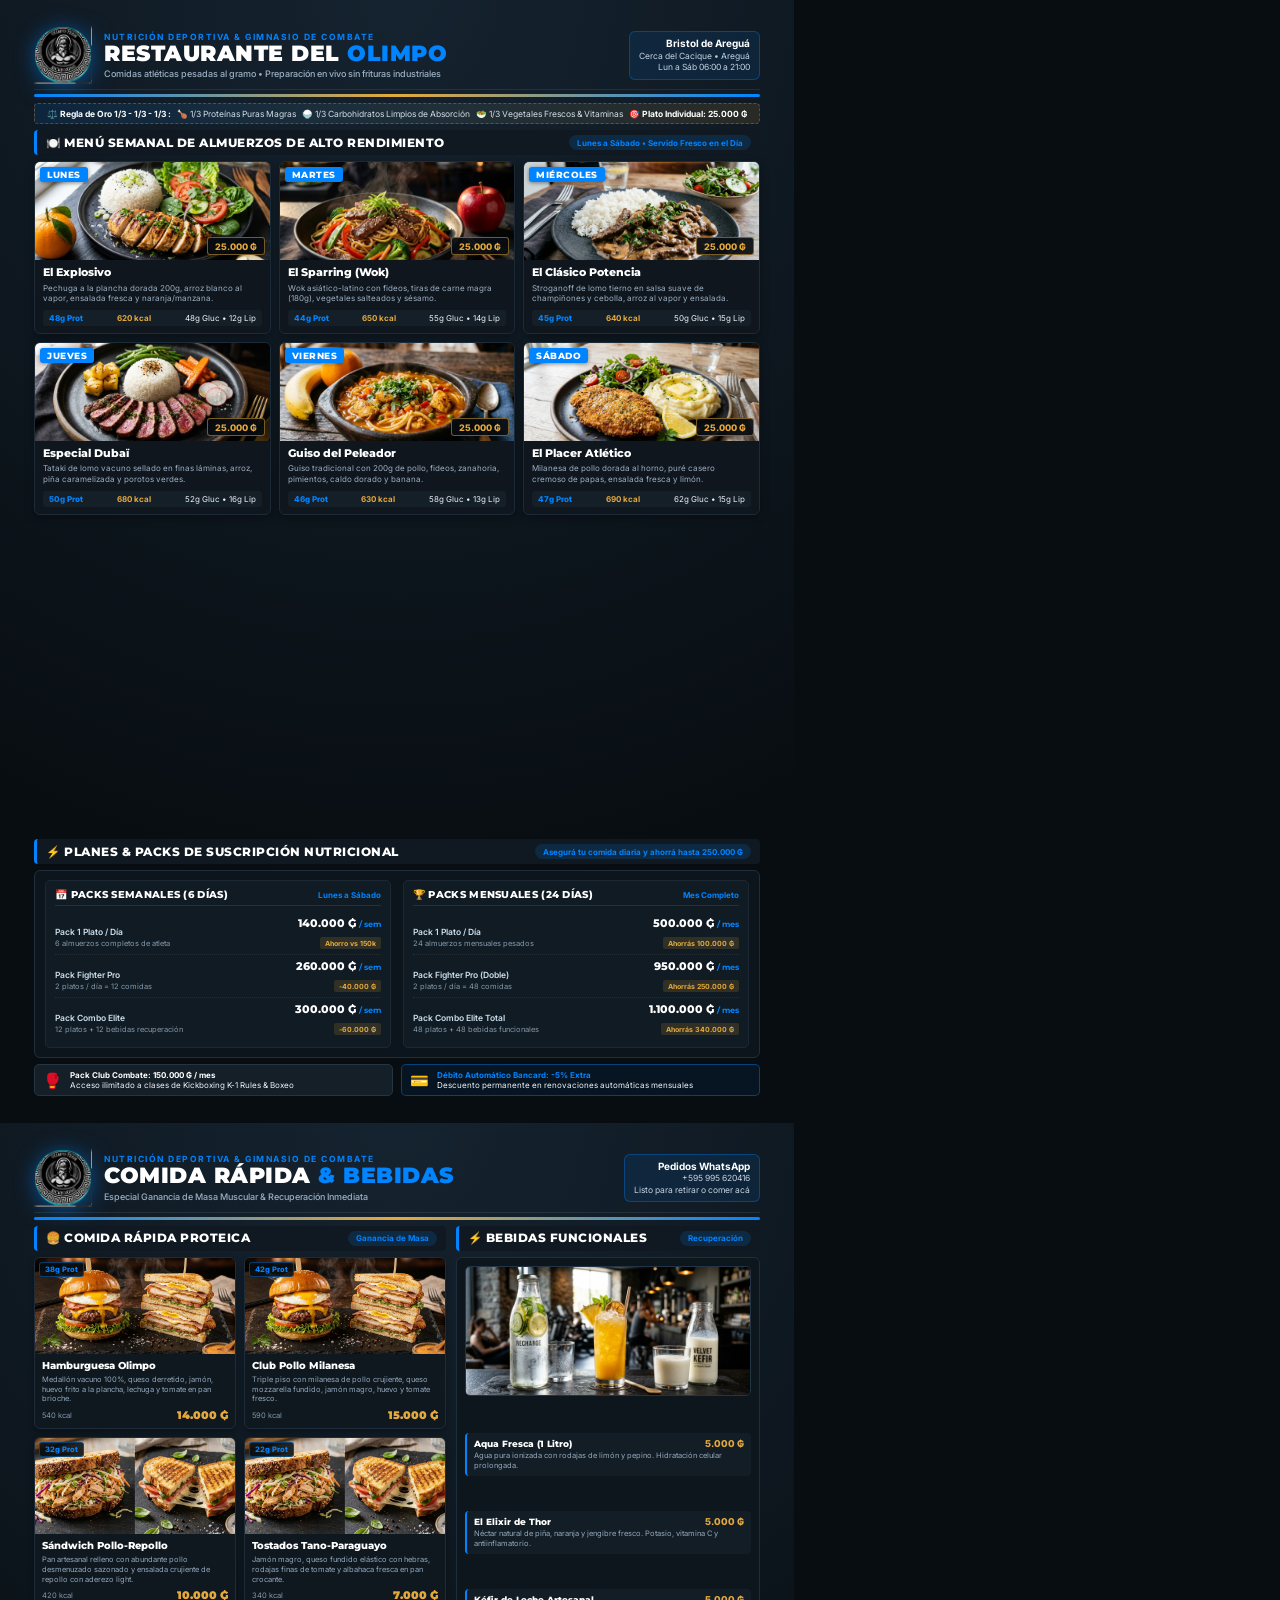
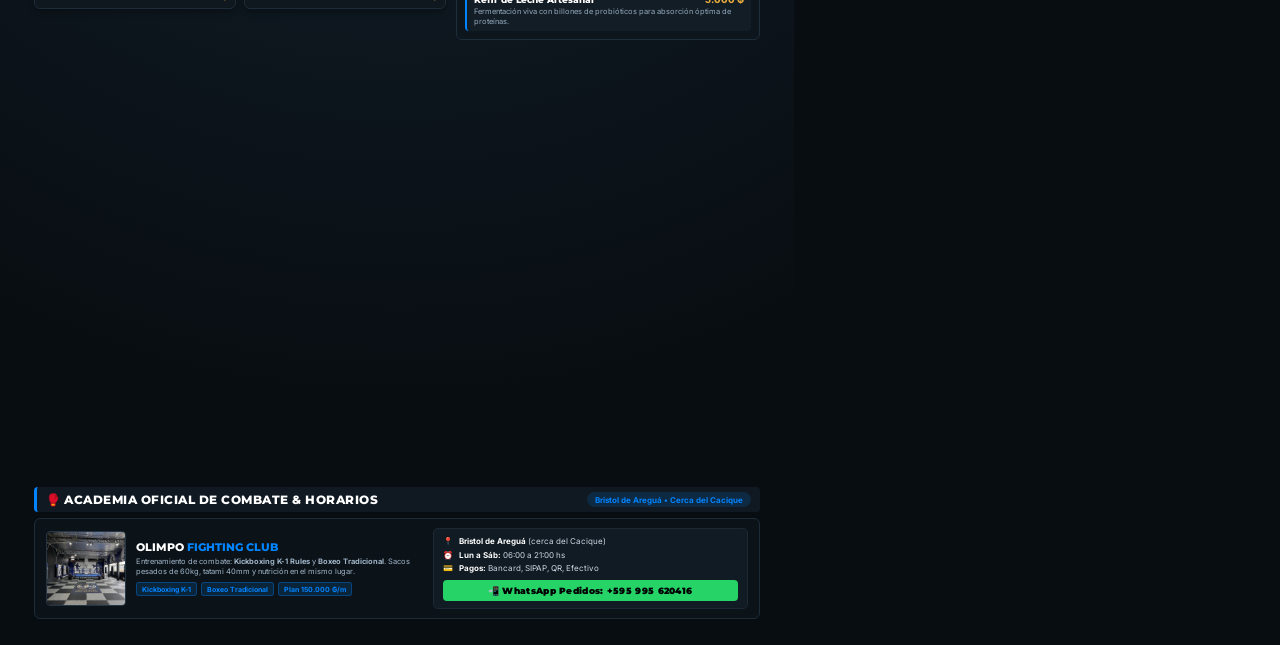
<file: tools/flyer_2page_builder.html>
<!DOCTYPE html>
<html lang="es">
<head>
  <meta charset="UTF-8">
  <title>Flyer Oficial Restaurante del Olimpo (2 Páginas A4 - Recto & Verso)</title>
  <style>
    @import url('https://fonts.googleapis.com/css2?family=Montserrat:wght@400;600;700;800;900&family=Inter:wght@400;500;600;700;800&display=swap');

    @page {
      size: A4 portrait;
      margin: 0;
    }

    * {
      box-sizing: border-box;
      margin: 0;
      padding: 0;
    }

    html, body {
      margin: 0;
      padding: 0;
      background: #080d11;
      color: #f0f4f8;
      font-family: 'Inter', -apple-system, BlinkMacSystemFont, sans-serif;
      -webkit-print-color-adjust: exact;
      print-color-adjust: exact;
      width: 210mm;
      height: 297mm;
    }

    .page {
      width: 210mm;
      height: 297mm;
      max-height: 297mm;
      position: relative;
      overflow: hidden;
      box-sizing: border-box;
      padding: 7mm 9mm;
      background: radial-gradient(circle at 50% 0%, #152330 0%, #080d11 75%);
      page-break-after: always;
      break-after: page;
      display: flex;
      flex-direction: column;
      justify-content: space-between;
    }

    /* BORDERS & ACCENTS */
    .greek-bar {
      height: 3px;
      background: linear-gradient(90deg, #0084ff 0%, #e5a93b 50%, #0084ff 100%);
      width: 100%;
      margin: 4px 0 6px 0;
      border-radius: 2px;
    }

    /* HEADER */
    .header {
      display: flex;
      align-items: center;
      justify-content: space-between;
      gap: 12px;
      padding-bottom: 5px;
      border-bottom: 1px solid rgba(255,255,255,0.08);
    }
    .header-logo-wrap {
      display: flex;
      align-items: center;
      gap: 12px;
    }
    .header-logo {
      width: 58px;
      height: 58px;
      object-fit: contain;
      filter: drop-shadow(0 2px 10px rgba(0, 132, 255, 0.5));
    }
    .header-titles {
      display: flex;
      flex-direction: column;
    }
    .header-badge {
      font-size: 8.5px;
      font-weight: 700;
      letter-spacing: 1.5px;
      text-transform: uppercase;
      color: #0084ff;
    }
    .header-main-title {
      font-family: 'Montserrat', sans-serif;
      font-size: 22px;
      font-weight: 900;
      letter-spacing: 0.5px;
      color: #ffffff;
      line-height: 1.1;
    }
    .header-main-title span {
      color: #0084ff;
    }
    .header-tagline {
      font-size: 9px;
      color: #9cb1c5;
      font-weight: 500;
      margin-top: 2px;
    }
    .header-location-badge {
      text-align: right;
      font-size: 8.5px;
      line-height: 1.35;
      color: #c5d4e2;
      background: rgba(0, 132, 255, 0.1);
      border: 1px solid rgba(0, 132, 255, 0.35);
      border-radius: 6px;
      padding: 5px 9px;
    }
    .header-location-badge strong {
      color: #ffffff;
      font-size: 10px;
      display: block;
    }

    /* SECTION TITLE BANNER */
    .section-banner {
      display: flex;
      align-items: center;
      justify-content: space-between;
      background: #101921;
      border-left: 3px solid #0084ff;
      border-radius: 4px;
      padding: 5px 9px;
      margin: 6px 0 6px 0;
    }
    .section-banner-title {
      font-family: 'Montserrat', sans-serif;
      font-size: 11.5px;
      font-weight: 800;
      letter-spacing: 0.5px;
      color: #ffffff;
      text-transform: uppercase;
    }
    .section-banner-pill {
      font-size: 8px;
      font-weight: 700;
      color: #0084ff;
      background: rgba(0, 132, 255, 0.15);
      padding: 2.5px 8px;
      border-radius: 10px;
    }

    /* GOLDEN RULE CALLOUT */
    .golden-rule-bar {
      background: linear-gradient(90deg, rgba(0, 132, 255, 0.12) 0%, rgba(229, 169, 59, 0.12) 100%);
      border: 1px dashed rgba(255, 255, 255, 0.2);
      border-radius: 4px;
      padding: 4.5px 9px;
      display: flex;
      align-items: center;
      justify-content: space-around;
      font-size: 8.5px;
      color: #d1dde8;
      margin-bottom: 6px;
    }
    .golden-rule-bar strong {
      color: #ffffff;
    }

    /* WEEKLY DISHES 3x2 GRID */
    .dishes-grid {
      display: grid;
      grid-template-columns: repeat(3, 1fr);
      grid-gap: 8px;
    }
    .dish-card {
      background: #0f161e;
      border: 1px solid #1d2a37;
      border-radius: 6px;
      overflow: hidden;
      display: flex;
      flex-direction: column;
      box-shadow: 0 3px 8px rgba(0,0,0,0.35);
    }
    .dish-card-img-wrap {
      width: 100%;
      height: 98px;
      position: relative;
      overflow: hidden;
    }
    .dish-card-img {
      width: 100%;
      height: 100%;
      object-fit: cover;
      display: block;
    }
    .dish-day-badge {
      position: absolute;
      top: 5px;
      left: 5px;
      background: #0084ff;
      color: #ffffff;
      font-family: 'Montserrat', sans-serif;
      font-size: 8.5px;
      font-weight: 800;
      letter-spacing: 0.5px;
      padding: 2.5px 7px;
      border-radius: 3px;
      text-transform: uppercase;
      box-shadow: 0 1px 4px rgba(0,0,0,0.45);
    }
    .dish-price-tag {
      position: absolute;
      bottom: 5px;
      right: 5px;
      background: rgba(8, 13, 17, 0.92);
      color: #e5a93b;
      font-size: 9px;
      font-weight: 800;
      padding: 2.5px 7px;
      border-radius: 3px;
      border: 1px solid rgba(229, 169, 59, 0.5);
    }
    .dish-card-body {
      padding: 6px 8px 7px 8px;
      display: flex;
      flex-direction: column;
      flex: 1;
      justify-content: space-between;
    }
    .dish-title {
      font-family: 'Montserrat', sans-serif;
      font-size: 11px;
      font-weight: 800;
      color: #ffffff;
      line-height: 1.2;
      margin-bottom: 3px;
    }
    .dish-desc {
      font-size: 8px;
      color: #9cb0c2;
      line-height: 1.35;
      margin-bottom: 6px;
      display: -webkit-box;
      -webkit-line-clamp: 2;
      -webkit-box-orient: vertical;
      overflow: hidden;
    }
    .dish-macros-bar {
      display: flex;
      align-items: center;
      justify-content: space-between;
      background: #141f28;
      border-radius: 3px;
      padding: 3px 6px;
      font-size: 8px;
    }
    .macro-prot {
      color: #0084ff;
      font-weight: 800;
    }
    .macro-cal {
      color: #e5a93b;
      font-weight: 700;
    }

    /* PRICING & PACKS SECTION (RECTO BOTTOM) */
    .pricing-wrap {
      margin-top: 6px;
      background: #0d151c;
      border: 1px solid #1f2e3a;
      border-radius: 6px;
      padding: 9px 10px;
    }
    .pricing-columns {
      display: grid;
      grid-template-columns: 1fr 1fr;
      grid-gap: 12px;
    }
    .pricing-box {
      background: #111b23;
      border-radius: 5px;
      padding: 7px 9px;
      border: 1px solid #1c2834;
    }
    .pricing-box-header {
      display: flex;
      align-items: center;
      justify-content: space-between;
      border-bottom: 1px solid #20313f;
      padding-bottom: 4px;
      margin-bottom: 6px;
    }
    .pricing-box-title {
      font-family: 'Montserrat', sans-serif;
      font-size: 10px;
      font-weight: 800;
      color: #ffffff;
      text-transform: uppercase;
      letter-spacing: 0.3px;
    }
    .pricing-box-subtitle {
      font-size: 8px;
      color: #0084ff;
      font-weight: 700;
    }
    .pack-row {
      display: flex;
      align-items: center;
      justify-content: space-between;
      padding: 4.5px 0;
      border-bottom: 1px dotted rgba(255,255,255,0.08);
    }
    .pack-row:last-child {
      border-bottom: none;
    }
    .pack-name {
      font-size: 8.5px;
      color: #cde0ef;
      font-weight: 600;
    }
    .pack-detail {
      font-size: 7.5px;
      color: #8299ac;
      display: block;
    }
    .pack-price {
      text-align: right;
    }
    .pack-price-amount {
      font-family: 'Montserrat', sans-serif;
      font-size: 10.5px;
      font-weight: 800;
      color: #ffffff;
    }
    .pack-price-period {
      font-size: 7.5px;
      color: #0084ff;
      font-weight: 700;
    }
    .pack-badge-savings {
      font-size: 7px;
      background: rgba(229, 169, 59, 0.15);
      color: #e5a93b;
      padding: 1.5px 5px;
      border-radius: 2px;
      font-weight: 700;
    }

    /* FOOTER CALLOUT / DÉBITO BANCO */
    .recto-footer-banner {
      margin-top: 6px;
      display: grid;
      grid-template-columns: 1fr 1fr;
      grid-gap: 8px;
    }
    .footer-chip {
      background: #141f28;
      border: 1px solid #233443;
      border-radius: 5px;
      padding: 5px 8px;
      display: flex;
      align-items: center;
      gap: 8px;
      font-size: 8px;
    }
    .footer-chip strong {
      color: #ffffff;
    }
    .footer-chip-icon {
      font-size: 15px;
    }

    /* =====================================================================
       PAGE 2 (VERSO) SPECIFIC STYLES
       ===================================================================== */
    .verso-split {
      display: grid;
      grid-template-columns: 1.15fr 0.85fr;
      grid-gap: 10px;
      margin-top: 4px;
    }

    .fast-grid {
      display: grid;
      grid-template-columns: 1fr 1fr;
      grid-gap: 8px;
    }
    .fast-card {
      background: #0f171f;
      border: 1px solid #1e2c39;
      border-radius: 6px;
      overflow: hidden;
      display: flex;
      flex-direction: column;
      box-shadow: 0 3px 6px rgba(0,0,0,0.3);
    }
    .fast-card-img-wrap {
      height: 96px;
      overflow: hidden;
      position: relative;
    }
    .fast-card-img {
      width: 100%;
      height: 100%;
      object-fit: cover;
    }
    .fast-badge {
      position: absolute;
      top: 4px;
      left: 4px;
      background: rgba(8, 13, 17, 0.88);
      color: #0084ff;
      font-size: 7.5px;
      font-weight: 800;
      padding: 2px 5px;
      border-radius: 3px;
      border: 1px solid rgba(0, 132, 255, 0.4);
    }
    .fast-card-body {
      padding: 6px 7px;
      display: flex;
      flex-direction: column;
      flex: 1;
      justify-content: space-between;
    }
    .fast-title {
      font-family: 'Montserrat', sans-serif;
      font-size: 10px;
      font-weight: 800;
      color: #ffffff;
      line-height: 1.2;
    }
    .fast-desc {
      font-size: 7.5px;
      color: #92a8bc;
      line-height: 1.3;
      margin: 3px 0 5px 0;
    }
    .fast-bottom {
      display: flex;
      align-items: center;
      justify-content: space-between;
      font-size: 8px;
    }
    .fast-price {
      font-family: 'Montserrat', sans-serif;
      font-size: 10.5px;
      font-weight: 900;
      color: #e5a93b;
    }

    /* DRINKS SECTION (VERSO RIGHT) */
    .drinks-box {
      background: #0e161d;
      border: 1px solid #1f2e3b;
      border-radius: 6px;
      padding: 8px;
      display: flex;
      flex-direction: column;
      height: 100%;
      justify-content: space-between;
    }
    .drinks-img-wrap {
      height: 130px;
      border-radius: 5px;
      overflow: hidden;
      margin-bottom: 7px;
      border: 1px solid #233444;
    }
    .drinks-img {
      width: 100%;
      height: 100%;
      object-fit: cover;
    }
    .drink-item {
      background: #131d26;
      border-radius: 4px;
      padding: 5px 7px;
      margin-bottom: 5px;
      border-left: 2px solid #0084ff;
    }
    .drink-item:last-child {
      margin-bottom: 0;
    }
    .drink-top {
      display: flex;
      align-items: center;
      justify-content: space-between;
    }
    .drink-name {
      font-family: 'Montserrat', sans-serif;
      font-size: 9px;
      font-weight: 800;
      color: #ffffff;
    }
    .drink-price {
      font-size: 9.5px;
      font-weight: 800;
      color: #e5a93b;
    }
    .drink-desc {
      font-size: 7.5px;
      color: #93a9bc;
      line-height: 1.3;
      margin-top: 2px;
    }

    /* COMBAT ACADEMY & INFO BLOCK (VERSO BOTTOM) */
    .verso-bottom-wrap {
      margin-top: 6px;
      background: #0c1318;
      border: 1px solid #1e2c39;
      border-radius: 6px;
      padding: 9px 11px;
      display: grid;
      grid-template-columns: 80px 1fr 1.1fr;
      grid-gap: 10px;
      align-items: center;
    }
    .combat-img-wrap {
      width: 80px;
      height: 75px;
      border-radius: 4px;
      overflow: hidden;
      border: 1px solid #243545;
    }
    .combat-img {
      width: 100%;
      height: 100%;
      object-fit: cover;
    }
    .combat-info h4 {
      font-family: 'Montserrat', sans-serif;
      font-size: 11px;
      font-weight: 800;
      color: #ffffff;
      margin-bottom: 3px;
      text-transform: uppercase;
    }
    .combat-info h4 span {
      color: #0084ff;
    }
    .combat-info p {
      font-size: 7.5px;
      color: #a0b5c9;
      line-height: 1.35;
      margin-bottom: 5px;
    }
    .combat-tags {
      display: flex;
      flex-wrap: wrap;
      gap: 4px;
    }
    .combat-tag {
      font-size: 7px;
      font-weight: 700;
      background: rgba(0, 132, 255, 0.15);
      color: #0084ff;
      border: 1px solid rgba(0, 132, 255, 0.35);
      padding: 1.5px 5px;
      border-radius: 3px;
    }

    .access-info {
      background: #111b23;
      border-radius: 5px;
      padding: 7px 9px;
      border: 1px solid #1c2834;
      display: flex;
      flex-direction: column;
      gap: 3.5px;
    }
    .access-row {
      display: flex;
      align-items: center;
      gap: 6px;
      font-size: 8px;
      color: #cbd8e4;
    }
    .access-row strong {
      color: #ffffff;
    }
    .access-whatsapp-btn {
      background: #25d366;
      color: #000000;
      font-family: 'Montserrat', sans-serif;
      font-size: 9px;
      font-weight: 900;
      text-align: center;
      padding: 5px 8px;
      border-radius: 4px;
      margin-top: 3px;
      letter-spacing: 0.3px;
    }
</style>
</head>
<body>

  <div class="page" id="page-recto">
    <div>
      <!-- HEADER RECTO -->
      <header class="header">
        <div class="header-logo-wrap">
          <img src="../logo_olimpo.png" alt="Logo Olimpo" class="header-logo">
          <div class="header-titles">
            <span class="header-badge">Nutrición Deportiva & Gimnasio de Combate</span>
            <h1 class="header-main-title">RESTAURANTE DEL <span>OLIMPO</span></h1>
            <p class="header-tagline">Comidas atléticas pesadas al gramo • Preparación en vivo sin frituras industriales</p>
          </div>
        </div>
        <div class="header-location-badge">
          <strong>Bristol de Areguá</strong>
          Cerca del Cacique • Areguá<br>
          Lun a Sáb 06:00 a 21:00
        </div>
      </header>

      <div class="greek-bar"></div>

      <!-- GOLDEN RULE CALLOUT -->
      <div class="golden-rule-bar">
        <span>⚖️ <strong>Regla de Oro 1/3 - 1/3 - 1/3 :</strong></span>
        <span>🍗 1/3 Proteínas Puras Magras</span>
        <span>🍚 1/3 Carbohidratos Limpios de Absorción</span>
        <span>🥗 1/3 Vegetales Frescos & Vitaminas</span>
        <span>🎯 <strong>Plato Individual: 25.000 ₲</strong></span>
      </div>

      <!-- SECTION TITLE -->
      <div class="section-banner">
        <span class="section-banner-title">🍽️ Menú Semanal de Almuerzos de Alto Rendimiento</span>
        <span class="section-banner-pill">Lunes a Sábado • Servido Fresco en el Día</span>
      </div>

      <!-- 6 DISHES GRID (3x2) -->
      <div class="dishes-grid">
        <!-- LUNES -->
        <div class="dish-card">
          <div class="dish-card-img-wrap">
            <img src="../stories/assets/new_menu/lunes_explosivo.jpg" alt="Lunes Explosivo" class="dish-card-img">
            <span class="dish-day-badge">Lunes</span>
            <span class="dish-price-tag">25.000 ₲</span>
          </div>
          <div class="dish-card-body">
            <div class="dish-title">El Explosivo</div>
            <div class="dish-desc">Pechuga a la plancha dorada 200g, arroz blanco al vapor, ensalada fresca y naranja/manzana.</div>
            <div class="dish-macros-bar">
              <span class="macro-prot">48g Prot</span>
              <span class="macro-cal">620 kcal</span>
              <span>48g Gluc • 12g Lip</span>
            </div>
          </div>
        </div>

        <!-- MARTES -->
        <div class="dish-card">
          <div class="dish-card-img-wrap">
            <img src="../stories/assets/new_menu/martes_sparring.jpg" alt="Martes Sparring" class="dish-card-img">
            <span class="dish-day-badge">Martes</span>
            <span class="dish-price-tag">25.000 ₲</span>
          </div>
          <div class="dish-card-body">
            <div class="dish-title">El Sparring (Wok)</div>
            <div class="dish-desc">Wok asiático-latino con fideos, tiras de carne magra (180g), vegetales salteados y sésamo.</div>
            <div class="dish-macros-bar">
              <span class="macro-prot">44g Prot</span>
              <span class="macro-cal">650 kcal</span>
              <span>55g Gluc • 14g Lip</span>
            </div>
          </div>
        </div>

        <!-- MIÉRCOLES -->
        <div class="dish-card">
          <div class="dish-card-img-wrap">
            <img src="../stories/assets/new_menu/miercoles_stroganoff.jpg" alt="Miércoles Stroganoff" class="dish-card-img">
            <span class="dish-day-badge">Miércoles</span>
            <span class="dish-price-tag">25.000 ₲</span>
          </div>
          <div class="dish-card-body">
            <div class="dish-title">El Clásico Potencia</div>
            <div class="dish-desc">Stroganoff de lomo tierno en salsa suave de champiñones y cebolla, arroz al vapor y ensalada.</div>
            <div class="dish-macros-bar">
              <span class="macro-prot">45g Prot</span>
              <span class="macro-cal">640 kcal</span>
              <span>50g Gluc • 15g Lip</span>
            </div>
          </div>
        </div>

        <!-- JUEVES -->
        <div class="dish-card">
          <div class="dish-card-img-wrap">
            <img src="../stories/assets/new_menu/jueves_dubai.jpg" alt="Jueves Dubaï" class="dish-card-img">
            <span class="dish-day-badge">Jueves</span>
            <span class="dish-price-tag">25.000 ₲</span>
          </div>
          <div class="dish-card-body">
            <div class="dish-title">Especial Dubaï</div>
            <div class="dish-desc">Tataki de lomo vacuno sellado en finas láminas, arroz, piña caramelizada y porotos verdes.</div>
            <div class="dish-macros-bar">
              <span class="macro-prot">50g Prot</span>
              <span class="macro-cal">680 kcal</span>
              <span>52g Gluc • 16g Lip</span>
            </div>
          </div>
        </div>

        <!-- VIERNES -->
        <div class="dish-card">
          <div class="dish-card-img-wrap">
            <img src="../stories/assets/new_menu/viernes_guiso.jpg" alt="Viernes Guiso" class="dish-card-img">
            <span class="dish-day-badge">Viernes</span>
            <span class="dish-price-tag">25.000 ₲</span>
          </div>
          <div class="dish-card-body">
            <div class="dish-title">Guiso del Peleador</div>
            <div class="dish-desc">Guiso tradicional con 200g de pollo, fideos, zanahoria, pimientos, caldo dorado y banana.</div>
            <div class="dish-macros-bar">
              <span class="macro-prot">46g Prot</span>
              <span class="macro-cal">630 kcal</span>
              <span>58g Gluc • 13g Lip</span>
            </div>
          </div>
        </div>

        <!-- SÁBADO -->
        <div class="dish-card">
          <div class="dish-card-img-wrap">
            <img src="../stories/assets/new_menu/sabado_milanesa.jpg" alt="Sábado Milanesa" class="dish-card-img">
            <span class="dish-day-badge">Sábado</span>
            <span class="dish-price-tag">25.000 ₲</span>
          </div>
          <div class="dish-card-body">
            <div class="dish-title">El Placer Atlético</div>
            <div class="dish-desc">Milanesa de pollo dorada al horno, puré casero cremoso de papas, ensalada fresca y limón.</div>
            <div class="dish-macros-bar">
              <span class="macro-prot">47g Prot</span>
              <span class="macro-cal">690 kcal</span>
              <span>62g Gluc • 15g Lip</span>
            </div>
          </div>
        </div>
      </div>
    </div>

    <!-- PRICING SECTION BOTTOM OF RECTO -->
    <div>
      <div class="section-banner" style="margin-top: 4px;">
        <span class="section-banner-title">⚡ Planes & Packs de Suscripción Nutricional</span>
        <span class="section-banner-pill">Asegurá tu comida diaria y ahorrá hasta 250.000 ₲</span>
      </div>

      <div class="pricing-wrap">
        <div class="pricing-columns">
          <!-- COL 1: PACKS SEMANALES -->
          <div class="pricing-box">
            <div class="pricing-box-header">
              <span class="pricing-box-title">📅 Packs Semanales (6 Días)</span>
              <span class="pricing-box-subtitle">Lunes a Sábado</span>
            </div>

            <div class="pack-row">
              <div>
                <span class="pack-name">Pack 1 Plato / Día</span>
                <span class="pack-detail">6 almuerzos completos de atleta</span>
              </div>
              <div class="pack-price">
                <div class="pack-price-amount">140.000 ₲ <span class="pack-price-period">/ sem</span></div>
                <span class="pack-badge-savings">Ahorro vs 150k</span>
              </div>
            </div>

            <div class="pack-row">
              <div>
                <span class="pack-name">Pack Fighter Pro</span>
                <span class="pack-detail">2 platos / día = 12 comidas</span>
              </div>
              <div class="pack-price">
                <div class="pack-price-amount">260.000 ₲ <span class="pack-price-period">/ sem</span></div>
                <span class="pack-badge-savings">-40.000 ₲</span>
              </div>
            </div>

            <div class="pack-row">
              <div>
                <span class="pack-name">Pack Combo Elite</span>
                <span class="pack-detail">12 platos + 12 bebidas recuperación</span>
              </div>
              <div class="pack-price">
                <div class="pack-price-amount">300.000 ₲ <span class="pack-price-period">/ sem</span></div>
                <span class="pack-badge-savings">-60.000 ₲</span>
              </div>
            </div>
          </div>

          <!-- COL 2: PACKS MENSUALES -->
          <div class="pricing-box">
            <div class="pricing-box-header">
              <span class="pricing-box-title">🏆 Packs Mensuales (24 Días)</span>
              <span class="pricing-box-subtitle">Mes Completo</span>
            </div>

            <div class="pack-row">
              <div>
                <span class="pack-name">Pack 1 Plato / Día</span>
                <span class="pack-detail">24 almuerzos mensuales pesados</span>
              </div>
              <div class="pack-price">
                <div class="pack-price-amount">500.000 ₲ <span class="pack-price-period">/ mes</span></div>
                <span class="pack-badge-savings">Ahorrás 100.000 ₲</span>
              </div>
            </div>

            <div class="pack-row">
              <div>
                <span class="pack-name">Pack Fighter Pro (Doble)</span>
                <span class="pack-detail">2 platos / día = 48 comidas</span>
              </div>
              <div class="pack-price">
                <div class="pack-price-amount">950.000 ₲ <span class="pack-price-period">/ mes</span></div>
                <span class="pack-badge-savings">Ahorrás 250.000 ₲</span>
              </div>
            </div>

            <div class="pack-row">
              <div>
                <span class="pack-name">Pack Combo Elite Total</span>
                <span class="pack-detail">48 platos + 48 bebidas funcionales</span>
              </div>
              <div class="pack-price">
                <div class="pack-price-amount">1.100.000 ₲ <span class="pack-price-period">/ mes</span></div>
                <span class="pack-badge-savings">Ahorrás 340.000 ₲</span>
              </div>
            </div>
          </div>
        </div>
      </div>

      <!-- FOOTER RECTO: ACCESO CLUB + BENEFICIO DÉBITO -->
      <div class="recto-footer-banner">
        <div class="footer-chip">
          <span class="footer-chip-icon">🥊</span>
          <div>
            <strong>Pack Club Combate: 150.000 ₲ / mes</strong><br>
            Acceso ilimitado a clases de Kickboxing K-1 Rules & Boxeo
          </div>
        </div>
        <div class="footer-chip" style="border-color: rgba(0, 132, 255, 0.4); background: rgba(0, 132, 255, 0.08);">
          <span class="footer-chip-icon">💳</span>
          <div>
            <strong style="color: #0084ff;">Débito Automático Bancard: -5% Extra</strong><br>
            Descuento permanente en renovaciones automáticas mensuales
          </div>
        </div>
      </div>
    </div>
  </div>


  <div class="page" id="page-verso">
    <div>
      <!-- HEADER VERSO -->
      <header class="header">
        <div class="header-logo-wrap">
          <img src="../logo_olimpo.png" alt="Logo Olimpo" class="header-logo">
          <div class="header-titles">
            <span class="header-badge">Nutrición Deportiva & Gimnasio de Combate</span>
            <h2 class="header-main-title">COMIDA RÁPIDA <span>& BEBIDAS</span></h2>
            <p class="header-tagline">Especial Ganancia de Masa Muscular & Recuperación Inmediata</p>
          </div>
        </div>
        <div class="header-location-badge">
          <strong>Pedidos WhatsApp</strong>
          +595 995 620416<br>
          Listo para retirar o comer acá
        </div>
      </header>

      <div class="greek-bar"></div>

      <!-- MAIN SPLIT (FAST FOOD 4 ITEMS LEFT + BEBIDAS 3 ITEMS RIGHT) -->
      <div class="verso-split">
        <!-- LEFT: COMIDA RÁPIDA PROTEICA -->
        <div>
          <div class="section-banner" style="margin-top: 0;">
            <span class="section-banner-title">🍔 Comida Rápida Proteica</span>
            <span class="section-banner-pill">Ganancia de Masa</span>
          </div>

          <div class="fast-grid">
            <!-- HAMBURGUESA OLIMPO -->
            <div class="fast-card">
              <div class="fast-card-img-wrap">
                <img src="../stories/assets/new_menu/fast_burger_club.jpg" alt="Hamburguesa Olimpo" class="fast-card-img" style="object-position: 15% center; transform: scale(1.15);">
                <span class="fast-badge">38g Prot</span>
              </div>
              <div class="fast-card-body">
                <div class="fast-title">Hamburguesa Olimpo</div>
                <div class="fast-desc">Medallón vacuno 100%, queso derretido, jamón, huevo frito a la plancha, lechuga y tomate en pan brioche.</div>
                <div class="fast-bottom">
                  <span style="font-size: 7.5px; color: #8299ac;">540 kcal</span>
                  <span class="fast-price">14.000 ₲</span>
                </div>
              </div>
            </div>

            <!-- CLUB POLLO MILANESA -->
            <div class="fast-card">
              <div class="fast-card-img-wrap">
                <img src="../stories/assets/new_menu/fast_burger_club.jpg" alt="Club Pollo Milanesa" class="fast-card-img" style="object-position: 85% center; transform: scale(1.15);">
                <span class="fast-badge">42g Prot</span>
              </div>
              <div class="fast-card-body">
                <div class="fast-title">Club Pollo Milanesa</div>
                <div class="fast-desc">Triple piso con milanesa de pollo crujiente, queso mozzarella fundido, jamón magro, huevo y tomate fresco.</div>
                <div class="fast-bottom">
                  <span style="font-size: 7.5px; color: #8299ac;">590 kcal</span>
                  <span class="fast-price">15.000 ₲</span>
                </div>
              </div>
            </div>

            <!-- SÁNDWICH POLLO-REPOLLO -->
            <div class="fast-card">
              <div class="fast-card-img-wrap">
                <img src="../stories/assets/new_menu/fast_sandwich_tostado.jpg" alt="Sándwich Pollo Repollo" class="fast-card-img" style="object-position: 15% center; transform: scale(1.15);">
                <span class="fast-badge">32g Prot</span>
              </div>
              <div class="fast-card-body">
                <div class="fast-title">Sándwich Pollo-Repollo</div>
                <div class="fast-desc">Pan artesanal relleno con abundante pollo desmenuzado sazonado y ensalada crujiente de repollo con aderezo light.</div>
                <div class="fast-bottom">
                  <span style="font-size: 7.5px; color: #8299ac;">420 kcal</span>
                  <span class="fast-price">10.000 ₲</span>
                </div>
              </div>
            </div>

            <!-- TOSTADOS ITALIANOS -->
            <div class="fast-card">
              <div class="fast-card-img-wrap">
                <img src="../stories/assets/new_menu/fast_sandwich_tostado.jpg" alt="Tostados Italianos" class="fast-card-img" style="object-position: 85% center; transform: scale(1.15);">
                <span class="fast-badge">22g Prot</span>
              </div>
              <div class="fast-card-body">
                <div class="fast-title">Tostados Tano-Paraguayo</div>
                <div class="fast-desc">Jamón magro, queso fundido elástico con hebras, rodajas finas de tomate y albahaca fresca en pan crocante.</div>
                <div class="fast-bottom">
                  <span style="font-size: 7.5px; color: #8299ac;">340 kcal</span>
                  <span class="fast-price">7.000 ₲</span>
                </div>
              </div>
            </div>
          </div>
        </div>

        <!-- RIGHT: BEBIDAS FUNCIONALES -->
        <div>
          <div class="section-banner" style="margin-top: 0;">
            <span class="section-banner-title">⚡ Bebidas Funcionales</span>
            <span class="section-banner-pill">Recuperación</span>
          </div>

          <div class="drinks-box">
            <div class="drinks-img-wrap">
              <img src="../stories/assets/new_menu/drinks_recovery_trio.jpg" alt="Bebidas Olimpo" class="drinks-img">
            </div>

            <!-- AQUA FRESCA -->
            <div class="drink-item">
              <div class="drink-top">
                <span class="drink-name">Aqua Fresca (1 Litro)</span>
                <span class="drink-price">5.000 ₲</span>
              </div>
              <div class="drink-desc">Agua pura ionizada con rodajas de limón y pepino. Hidratación celular prolongada.</div>
            </div>

            <!-- ELIXIR DE THOR -->
            <div class="drink-item">
              <div class="drink-top">
                <span class="drink-name">El Elixir de Thor</span>
                <span class="drink-price">5.000 ₲</span>
              </div>
              <div class="drink-desc">Néctar natural de piña, naranja y jengibre fresco. Potasio, vitamina C y antiinflamatorio.</div>
            </div>

            <!-- KÉFIR ARTESANAL -->
            <div class="drink-item">
              <div class="drink-top">
                <span class="drink-name">Kéfir de Leche Artesanal</span>
                <span class="drink-price">5.000 ₲</span>
              </div>
              <div class="drink-desc">Fermentación viva con billones de probióticos para absorción óptima de proteínas.</div>
            </div>
          </div>
        </div>
      </div>
    </div>

    <!-- COMBAT ACADEMY & CONTACT INFO (VERSO BOTTOM) -->
    <div>
      <div class="section-banner" style="margin-top: 6px;">
        <span class="section-banner-title">🥊 Academia Oficial de Combate & Horarios</span>
        <span class="section-banner-pill">Bristol de Areguá • Cerca del Cacique</span>
      </div>

      <div class="verso-bottom-wrap">
        <div class="combat-img-wrap">
          <img src="../stories/assets/gym_club_de_boxeo.jpg" alt="Club de Boxeo Olimpo" class="combat-img">
        </div>

        <div class="combat-info">
          <h4>OLIMPO <span>FIGHTING CLUB</span></h4>
          <p>
            Entrenamiento de combate: <strong>Kickboxing K-1 Rules</strong> y <strong>Boxeo Tradicional</strong>. Sacos pesados de 60kg, tatami 40mm y nutrición en el mismo lugar.
          </p>
          <div class="combat-tags">
            <span class="combat-tag">Kickboxing K-1</span>
            <span class="combat-tag">Boxeo Tradicional</span>
            <span class="combat-tag">Plan 150.000 ₲/m</span>
          </div>
        </div>

        <div class="access-info">
          <div class="access-row">
            <span>📍</span>
            <span><strong>Bristol de Areguá</strong> (cerca del Cacique)</span>
          </div>
          <div class="access-row">
            <span>⏰</span>
            <span><strong>Lun a Sáb:</strong> 06:00 a 21:00 hs</span>
          </div>
          <div class="access-row">
            <span>💳</span>
            <span><strong>Pagos:</strong> Bancard, SIPAP, QR, Efectivo</span>
          </div>
          <div class="access-whatsapp-btn">
            📲 WhatsApp Pedidos: +595 995 620416
          </div>
        </div>
      </div>
    </div>
  </div>

</body>
</html>
</file>
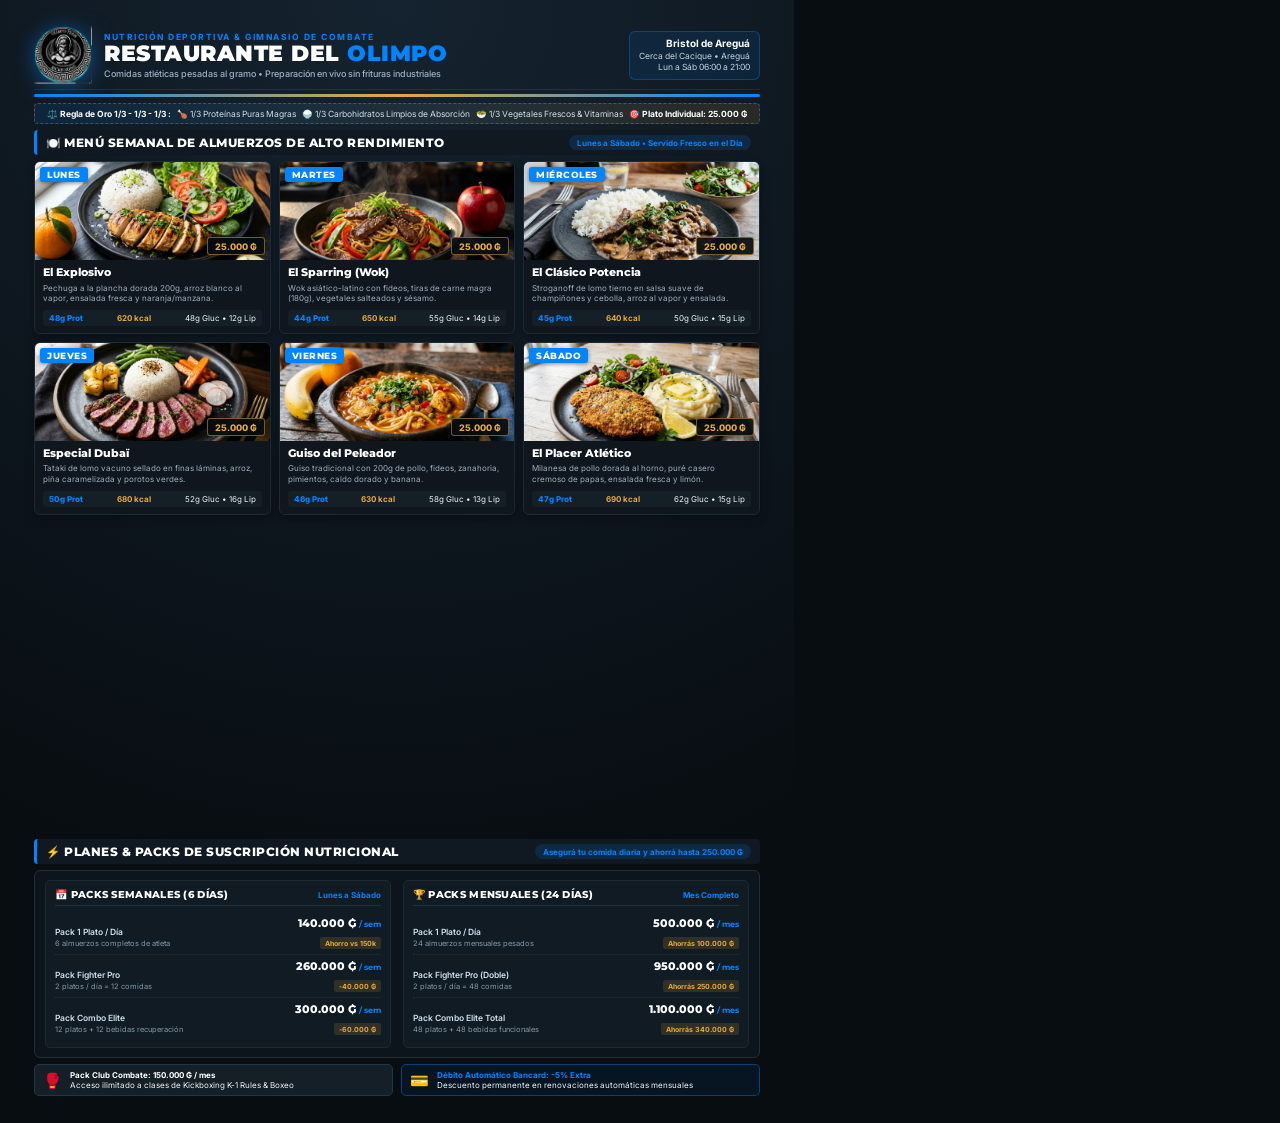
<file: tools/flyer_recto.html>
<!DOCTYPE html>
<html lang="es">
<head>
  <meta charset="UTF-8">
  <title>Flyer Olimpo • Recto (Página 1)</title>
  <style>
    @import url('https://fonts.googleapis.com/css2?family=Montserrat:wght@400;600;700;800;900&family=Inter:wght@400;500;600;700;800&display=swap');

    @page {
      size: A4 portrait;
      margin: 0;
    }

    * {
      box-sizing: border-box;
      margin: 0;
      padding: 0;
    }

    html, body {
      margin: 0;
      padding: 0;
      background: #080d11;
      color: #f0f4f8;
      font-family: 'Inter', -apple-system, BlinkMacSystemFont, sans-serif;
      -webkit-print-color-adjust: exact;
      print-color-adjust: exact;
      width: 210mm;
      height: 297mm;
    }

    .page {
      width: 210mm;
      height: 297mm;
      max-height: 297mm;
      position: relative;
      overflow: hidden;
      box-sizing: border-box;
      padding: 7mm 9mm;
      background: radial-gradient(circle at 50% 0%, #152330 0%, #080d11 75%);
      page-break-after: always;
      break-after: page;
      display: flex;
      flex-direction: column;
      justify-content: space-between;
    }

    /* BORDERS & ACCENTS */
    .greek-bar {
      height: 3px;
      background: linear-gradient(90deg, #0084ff 0%, #e5a93b 50%, #0084ff 100%);
      width: 100%;
      margin: 4px 0 6px 0;
      border-radius: 2px;
    }

    /* HEADER */
    .header {
      display: flex;
      align-items: center;
      justify-content: space-between;
      gap: 12px;
      padding-bottom: 5px;
      border-bottom: 1px solid rgba(255,255,255,0.08);
    }
    .header-logo-wrap {
      display: flex;
      align-items: center;
      gap: 12px;
    }
    .header-logo {
      width: 58px;
      height: 58px;
      object-fit: contain;
      filter: drop-shadow(0 2px 10px rgba(0, 132, 255, 0.5));
    }
    .header-titles {
      display: flex;
      flex-direction: column;
    }
    .header-badge {
      font-size: 8.5px;
      font-weight: 700;
      letter-spacing: 1.5px;
      text-transform: uppercase;
      color: #0084ff;
    }
    .header-main-title {
      font-family: 'Montserrat', sans-serif;
      font-size: 22px;
      font-weight: 900;
      letter-spacing: 0.5px;
      color: #ffffff;
      line-height: 1.1;
    }
    .header-main-title span {
      color: #0084ff;
    }
    .header-tagline {
      font-size: 9px;
      color: #9cb1c5;
      font-weight: 500;
      margin-top: 2px;
    }
    .header-location-badge {
      text-align: right;
      font-size: 8.5px;
      line-height: 1.35;
      color: #c5d4e2;
      background: rgba(0, 132, 255, 0.1);
      border: 1px solid rgba(0, 132, 255, 0.35);
      border-radius: 6px;
      padding: 5px 9px;
    }
    .header-location-badge strong {
      color: #ffffff;
      font-size: 10px;
      display: block;
    }

    /* SECTION TITLE BANNER */
    .section-banner {
      display: flex;
      align-items: center;
      justify-content: space-between;
      background: #101921;
      border-left: 3px solid #0084ff;
      border-radius: 4px;
      padding: 5px 9px;
      margin: 6px 0 6px 0;
    }
    .section-banner-title {
      font-family: 'Montserrat', sans-serif;
      font-size: 11.5px;
      font-weight: 800;
      letter-spacing: 0.5px;
      color: #ffffff;
      text-transform: uppercase;
    }
    .section-banner-pill {
      font-size: 8px;
      font-weight: 700;
      color: #0084ff;
      background: rgba(0, 132, 255, 0.15);
      padding: 2.5px 8px;
      border-radius: 10px;
    }

    /* GOLDEN RULE CALLOUT */
    .golden-rule-bar {
      background: linear-gradient(90deg, rgba(0, 132, 255, 0.12) 0%, rgba(229, 169, 59, 0.12) 100%);
      border: 1px dashed rgba(255, 255, 255, 0.2);
      border-radius: 4px;
      padding: 4.5px 9px;
      display: flex;
      align-items: center;
      justify-content: space-around;
      font-size: 8.5px;
      color: #d1dde8;
      margin-bottom: 6px;
    }
    .golden-rule-bar strong {
      color: #ffffff;
    }

    /* WEEKLY DISHES 3x2 GRID */
    .dishes-grid {
      display: grid;
      grid-template-columns: repeat(3, 1fr);
      grid-gap: 8px;
    }
    .dish-card {
      background: #0f161e;
      border: 1px solid #1d2a37;
      border-radius: 6px;
      overflow: hidden;
      display: flex;
      flex-direction: column;
      box-shadow: 0 3px 8px rgba(0,0,0,0.35);
    }
    .dish-card-img-wrap {
      width: 100%;
      height: 98px;
      position: relative;
      overflow: hidden;
    }
    .dish-card-img {
      width: 100%;
      height: 100%;
      object-fit: cover;
      display: block;
    }
    .dish-day-badge {
      position: absolute;
      top: 5px;
      left: 5px;
      background: #0084ff;
      color: #ffffff;
      font-family: 'Montserrat', sans-serif;
      font-size: 8.5px;
      font-weight: 800;
      letter-spacing: 0.5px;
      padding: 2.5px 7px;
      border-radius: 3px;
      text-transform: uppercase;
      box-shadow: 0 1px 4px rgba(0,0,0,0.45);
    }
    .dish-price-tag {
      position: absolute;
      bottom: 5px;
      right: 5px;
      background: rgba(8, 13, 17, 0.92);
      color: #e5a93b;
      font-size: 9px;
      font-weight: 800;
      padding: 2.5px 7px;
      border-radius: 3px;
      border: 1px solid rgba(229, 169, 59, 0.5);
    }
    .dish-card-body {
      padding: 6px 8px 7px 8px;
      display: flex;
      flex-direction: column;
      flex: 1;
      justify-content: space-between;
    }
    .dish-title {
      font-family: 'Montserrat', sans-serif;
      font-size: 11px;
      font-weight: 800;
      color: #ffffff;
      line-height: 1.2;
      margin-bottom: 3px;
    }
    .dish-desc {
      font-size: 8px;
      color: #9cb0c2;
      line-height: 1.35;
      margin-bottom: 6px;
      display: -webkit-box;
      -webkit-line-clamp: 2;
      -webkit-box-orient: vertical;
      overflow: hidden;
    }
    .dish-macros-bar {
      display: flex;
      align-items: center;
      justify-content: space-between;
      background: #141f28;
      border-radius: 3px;
      padding: 3px 6px;
      font-size: 8px;
    }
    .macro-prot {
      color: #0084ff;
      font-weight: 800;
    }
    .macro-cal {
      color: #e5a93b;
      font-weight: 700;
    }

    /* PRICING & PACKS SECTION (RECTO BOTTOM) */
    .pricing-wrap {
      margin-top: 6px;
      background: #0d151c;
      border: 1px solid #1f2e3a;
      border-radius: 6px;
      padding: 9px 10px;
    }
    .pricing-columns {
      display: grid;
      grid-template-columns: 1fr 1fr;
      grid-gap: 12px;
    }
    .pricing-box {
      background: #111b23;
      border-radius: 5px;
      padding: 7px 9px;
      border: 1px solid #1c2834;
    }
    .pricing-box-header {
      display: flex;
      align-items: center;
      justify-content: space-between;
      border-bottom: 1px solid #20313f;
      padding-bottom: 4px;
      margin-bottom: 6px;
    }
    .pricing-box-title {
      font-family: 'Montserrat', sans-serif;
      font-size: 10px;
      font-weight: 800;
      color: #ffffff;
      text-transform: uppercase;
      letter-spacing: 0.3px;
    }
    .pricing-box-subtitle {
      font-size: 8px;
      color: #0084ff;
      font-weight: 700;
    }
    .pack-row {
      display: flex;
      align-items: center;
      justify-content: space-between;
      padding: 4.5px 0;
      border-bottom: 1px dotted rgba(255,255,255,0.08);
    }
    .pack-row:last-child {
      border-bottom: none;
    }
    .pack-name {
      font-size: 8.5px;
      color: #cde0ef;
      font-weight: 600;
    }
    .pack-detail {
      font-size: 7.5px;
      color: #8299ac;
      display: block;
    }
    .pack-price {
      text-align: right;
    }
    .pack-price-amount {
      font-family: 'Montserrat', sans-serif;
      font-size: 10.5px;
      font-weight: 800;
      color: #ffffff;
    }
    .pack-price-period {
      font-size: 7.5px;
      color: #0084ff;
      font-weight: 700;
    }
    .pack-badge-savings {
      font-size: 7px;
      background: rgba(229, 169, 59, 0.15);
      color: #e5a93b;
      padding: 1.5px 5px;
      border-radius: 2px;
      font-weight: 700;
    }

    /* FOOTER CALLOUT / DÉBITO BANCO */
    .recto-footer-banner {
      margin-top: 6px;
      display: grid;
      grid-template-columns: 1fr 1fr;
      grid-gap: 8px;
    }
    .footer-chip {
      background: #141f28;
      border: 1px solid #233443;
      border-radius: 5px;
      padding: 5px 8px;
      display: flex;
      align-items: center;
      gap: 8px;
      font-size: 8px;
    }
    .footer-chip strong {
      color: #ffffff;
    }
    .footer-chip-icon {
      font-size: 15px;
    }

    /* =====================================================================
       PAGE 2 (VERSO) SPECIFIC STYLES
       ===================================================================== */
    .verso-split {
      display: grid;
      grid-template-columns: 1.15fr 0.85fr;
      grid-gap: 10px;
      margin-top: 4px;
    }

    .fast-grid {
      display: grid;
      grid-template-columns: 1fr 1fr;
      grid-gap: 8px;
    }
    .fast-card {
      background: #0f171f;
      border: 1px solid #1e2c39;
      border-radius: 6px;
      overflow: hidden;
      display: flex;
      flex-direction: column;
      box-shadow: 0 3px 6px rgba(0,0,0,0.3);
    }
    .fast-card-img-wrap {
      height: 96px;
      overflow: hidden;
      position: relative;
    }
    .fast-card-img {
      width: 100%;
      height: 100%;
      object-fit: cover;
    }
    .fast-badge {
      position: absolute;
      top: 4px;
      left: 4px;
      background: rgba(8, 13, 17, 0.88);
      color: #0084ff;
      font-size: 7.5px;
      font-weight: 800;
      padding: 2px 5px;
      border-radius: 3px;
      border: 1px solid rgba(0, 132, 255, 0.4);
    }
    .fast-card-body {
      padding: 6px 7px;
      display: flex;
      flex-direction: column;
      flex: 1;
      justify-content: space-between;
    }
    .fast-title {
      font-family: 'Montserrat', sans-serif;
      font-size: 10px;
      font-weight: 800;
      color: #ffffff;
      line-height: 1.2;
    }
    .fast-desc {
      font-size: 7.5px;
      color: #92a8bc;
      line-height: 1.3;
      margin: 3px 0 5px 0;
    }
    .fast-bottom {
      display: flex;
      align-items: center;
      justify-content: space-between;
      font-size: 8px;
    }
    .fast-price {
      font-family: 'Montserrat', sans-serif;
      font-size: 10.5px;
      font-weight: 900;
      color: #e5a93b;
    }

    /* DRINKS SECTION (VERSO RIGHT) */
    .drinks-box {
      background: #0e161d;
      border: 1px solid #1f2e3b;
      border-radius: 6px;
      padding: 8px;
      display: flex;
      flex-direction: column;
      height: 100%;
      justify-content: space-between;
    }
    .drinks-img-wrap {
      height: 130px;
      border-radius: 5px;
      overflow: hidden;
      margin-bottom: 7px;
      border: 1px solid #233444;
    }
    .drinks-img {
      width: 100%;
      height: 100%;
      object-fit: cover;
    }
    .drink-item {
      background: #131d26;
      border-radius: 4px;
      padding: 5px 7px;
      margin-bottom: 5px;
      border-left: 2px solid #0084ff;
    }
    .drink-item:last-child {
      margin-bottom: 0;
    }
    .drink-top {
      display: flex;
      align-items: center;
      justify-content: space-between;
    }
    .drink-name {
      font-family: 'Montserrat', sans-serif;
      font-size: 9px;
      font-weight: 800;
      color: #ffffff;
    }
    .drink-price {
      font-size: 9.5px;
      font-weight: 800;
      color: #e5a93b;
    }
    .drink-desc {
      font-size: 7.5px;
      color: #93a9bc;
      line-height: 1.3;
      margin-top: 2px;
    }

    /* COMBAT ACADEMY & INFO BLOCK (VERSO BOTTOM) */
    .verso-bottom-wrap {
      margin-top: 6px;
      background: #0c1318;
      border: 1px solid #1e2c39;
      border-radius: 6px;
      padding: 9px 11px;
      display: grid;
      grid-template-columns: 80px 1fr 1.1fr;
      grid-gap: 10px;
      align-items: center;
    }
    .combat-img-wrap {
      width: 80px;
      height: 75px;
      border-radius: 4px;
      overflow: hidden;
      border: 1px solid #243545;
    }
    .combat-img {
      width: 100%;
      height: 100%;
      object-fit: cover;
    }
    .combat-info h4 {
      font-family: 'Montserrat', sans-serif;
      font-size: 11px;
      font-weight: 800;
      color: #ffffff;
      margin-bottom: 3px;
      text-transform: uppercase;
    }
    .combat-info h4 span {
      color: #0084ff;
    }
    .combat-info p {
      font-size: 7.5px;
      color: #a0b5c9;
      line-height: 1.35;
      margin-bottom: 5px;
    }
    .combat-tags {
      display: flex;
      flex-wrap: wrap;
      gap: 4px;
    }
    .combat-tag {
      font-size: 7px;
      font-weight: 700;
      background: rgba(0, 132, 255, 0.15);
      color: #0084ff;
      border: 1px solid rgba(0, 132, 255, 0.35);
      padding: 1.5px 5px;
      border-radius: 3px;
    }

    .access-info {
      background: #111b23;
      border-radius: 5px;
      padding: 7px 9px;
      border: 1px solid #1c2834;
      display: flex;
      flex-direction: column;
      gap: 3.5px;
    }
    .access-row {
      display: flex;
      align-items: center;
      gap: 6px;
      font-size: 8px;
      color: #cbd8e4;
    }
    .access-row strong {
      color: #ffffff;
    }
    .access-whatsapp-btn {
      background: #25d366;
      color: #000000;
      font-family: 'Montserrat', sans-serif;
      font-size: 9px;
      font-weight: 900;
      text-align: center;
      padding: 5px 8px;
      border-radius: 4px;
      margin-top: 3px;
      letter-spacing: 0.3px;
    }
</style>
</head>
<body>

  <div class="page" id="page-recto">
    <div>
      <!-- HEADER RECTO -->
      <header class="header">
        <div class="header-logo-wrap">
          <img src="../logo_olimpo.png" alt="Logo Olimpo" class="header-logo">
          <div class="header-titles">
            <span class="header-badge">Nutrición Deportiva & Gimnasio de Combate</span>
            <h1 class="header-main-title">RESTAURANTE DEL <span>OLIMPO</span></h1>
            <p class="header-tagline">Comidas atléticas pesadas al gramo • Preparación en vivo sin frituras industriales</p>
          </div>
        </div>
        <div class="header-location-badge">
          <strong>Bristol de Areguá</strong>
          Cerca del Cacique • Areguá<br>
          Lun a Sáb 06:00 a 21:00
        </div>
      </header>

      <div class="greek-bar"></div>

      <!-- GOLDEN RULE CALLOUT -->
      <div class="golden-rule-bar">
        <span>⚖️ <strong>Regla de Oro 1/3 - 1/3 - 1/3 :</strong></span>
        <span>🍗 1/3 Proteínas Puras Magras</span>
        <span>🍚 1/3 Carbohidratos Limpios de Absorción</span>
        <span>🥗 1/3 Vegetales Frescos & Vitaminas</span>
        <span>🎯 <strong>Plato Individual: 25.000 ₲</strong></span>
      </div>

      <!-- SECTION TITLE -->
      <div class="section-banner">
        <span class="section-banner-title">🍽️ Menú Semanal de Almuerzos de Alto Rendimiento</span>
        <span class="section-banner-pill">Lunes a Sábado • Servido Fresco en el Día</span>
      </div>

      <!-- 6 DISHES GRID (3x2) -->
      <div class="dishes-grid">
        <!-- LUNES -->
        <div class="dish-card">
          <div class="dish-card-img-wrap">
            <img src="../stories/assets/new_menu/lunes_explosivo.jpg" alt="Lunes Explosivo" class="dish-card-img">
            <span class="dish-day-badge">Lunes</span>
            <span class="dish-price-tag">25.000 ₲</span>
          </div>
          <div class="dish-card-body">
            <div class="dish-title">El Explosivo</div>
            <div class="dish-desc">Pechuga a la plancha dorada 200g, arroz blanco al vapor, ensalada fresca y naranja/manzana.</div>
            <div class="dish-macros-bar">
              <span class="macro-prot">48g Prot</span>
              <span class="macro-cal">620 kcal</span>
              <span>48g Gluc • 12g Lip</span>
            </div>
          </div>
        </div>

        <!-- MARTES -->
        <div class="dish-card">
          <div class="dish-card-img-wrap">
            <img src="../stories/assets/new_menu/martes_sparring.jpg" alt="Martes Sparring" class="dish-card-img">
            <span class="dish-day-badge">Martes</span>
            <span class="dish-price-tag">25.000 ₲</span>
          </div>
          <div class="dish-card-body">
            <div class="dish-title">El Sparring (Wok)</div>
            <div class="dish-desc">Wok asiático-latino con fideos, tiras de carne magra (180g), vegetales salteados y sésamo.</div>
            <div class="dish-macros-bar">
              <span class="macro-prot">44g Prot</span>
              <span class="macro-cal">650 kcal</span>
              <span>55g Gluc • 14g Lip</span>
            </div>
          </div>
        </div>

        <!-- MIÉRCOLES -->
        <div class="dish-card">
          <div class="dish-card-img-wrap">
            <img src="../stories/assets/new_menu/miercoles_stroganoff.jpg" alt="Miércoles Stroganoff" class="dish-card-img">
            <span class="dish-day-badge">Miércoles</span>
            <span class="dish-price-tag">25.000 ₲</span>
          </div>
          <div class="dish-card-body">
            <div class="dish-title">El Clásico Potencia</div>
            <div class="dish-desc">Stroganoff de lomo tierno en salsa suave de champiñones y cebolla, arroz al vapor y ensalada.</div>
            <div class="dish-macros-bar">
              <span class="macro-prot">45g Prot</span>
              <span class="macro-cal">640 kcal</span>
              <span>50g Gluc • 15g Lip</span>
            </div>
          </div>
        </div>

        <!-- JUEVES -->
        <div class="dish-card">
          <div class="dish-card-img-wrap">
            <img src="../stories/assets/new_menu/jueves_dubai.jpg" alt="Jueves Dubaï" class="dish-card-img">
            <span class="dish-day-badge">Jueves</span>
            <span class="dish-price-tag">25.000 ₲</span>
          </div>
          <div class="dish-card-body">
            <div class="dish-title">Especial Dubaï</div>
            <div class="dish-desc">Tataki de lomo vacuno sellado en finas láminas, arroz, piña caramelizada y porotos verdes.</div>
            <div class="dish-macros-bar">
              <span class="macro-prot">50g Prot</span>
              <span class="macro-cal">680 kcal</span>
              <span>52g Gluc • 16g Lip</span>
            </div>
          </div>
        </div>

        <!-- VIERNES -->
        <div class="dish-card">
          <div class="dish-card-img-wrap">
            <img src="../stories/assets/new_menu/viernes_guiso.jpg" alt="Viernes Guiso" class="dish-card-img">
            <span class="dish-day-badge">Viernes</span>
            <span class="dish-price-tag">25.000 ₲</span>
          </div>
          <div class="dish-card-body">
            <div class="dish-title">Guiso del Peleador</div>
            <div class="dish-desc">Guiso tradicional con 200g de pollo, fideos, zanahoria, pimientos, caldo dorado y banana.</div>
            <div class="dish-macros-bar">
              <span class="macro-prot">46g Prot</span>
              <span class="macro-cal">630 kcal</span>
              <span>58g Gluc • 13g Lip</span>
            </div>
          </div>
        </div>

        <!-- SÁBADO -->
        <div class="dish-card">
          <div class="dish-card-img-wrap">
            <img src="../stories/assets/new_menu/sabado_milanesa.jpg" alt="Sábado Milanesa" class="dish-card-img">
            <span class="dish-day-badge">Sábado</span>
            <span class="dish-price-tag">25.000 ₲</span>
          </div>
          <div class="dish-card-body">
            <div class="dish-title">El Placer Atlético</div>
            <div class="dish-desc">Milanesa de pollo dorada al horno, puré casero cremoso de papas, ensalada fresca y limón.</div>
            <div class="dish-macros-bar">
              <span class="macro-prot">47g Prot</span>
              <span class="macro-cal">690 kcal</span>
              <span>62g Gluc • 15g Lip</span>
            </div>
          </div>
        </div>
      </div>
    </div>

    <!-- PRICING SECTION BOTTOM OF RECTO -->
    <div>
      <div class="section-banner" style="margin-top: 4px;">
        <span class="section-banner-title">⚡ Planes & Packs de Suscripción Nutricional</span>
        <span class="section-banner-pill">Asegurá tu comida diaria y ahorrá hasta 250.000 ₲</span>
      </div>

      <div class="pricing-wrap">
        <div class="pricing-columns">
          <!-- COL 1: PACKS SEMANALES -->
          <div class="pricing-box">
            <div class="pricing-box-header">
              <span class="pricing-box-title">📅 Packs Semanales (6 Días)</span>
              <span class="pricing-box-subtitle">Lunes a Sábado</span>
            </div>

            <div class="pack-row">
              <div>
                <span class="pack-name">Pack 1 Plato / Día</span>
                <span class="pack-detail">6 almuerzos completos de atleta</span>
              </div>
              <div class="pack-price">
                <div class="pack-price-amount">140.000 ₲ <span class="pack-price-period">/ sem</span></div>
                <span class="pack-badge-savings">Ahorro vs 150k</span>
              </div>
            </div>

            <div class="pack-row">
              <div>
                <span class="pack-name">Pack Fighter Pro</span>
                <span class="pack-detail">2 platos / día = 12 comidas</span>
              </div>
              <div class="pack-price">
                <div class="pack-price-amount">260.000 ₲ <span class="pack-price-period">/ sem</span></div>
                <span class="pack-badge-savings">-40.000 ₲</span>
              </div>
            </div>

            <div class="pack-row">
              <div>
                <span class="pack-name">Pack Combo Elite</span>
                <span class="pack-detail">12 platos + 12 bebidas recuperación</span>
              </div>
              <div class="pack-price">
                <div class="pack-price-amount">300.000 ₲ <span class="pack-price-period">/ sem</span></div>
                <span class="pack-badge-savings">-60.000 ₲</span>
              </div>
            </div>
          </div>

          <!-- COL 2: PACKS MENSUALES -->
          <div class="pricing-box">
            <div class="pricing-box-header">
              <span class="pricing-box-title">🏆 Packs Mensuales (24 Días)</span>
              <span class="pricing-box-subtitle">Mes Completo</span>
            </div>

            <div class="pack-row">
              <div>
                <span class="pack-name">Pack 1 Plato / Día</span>
                <span class="pack-detail">24 almuerzos mensuales pesados</span>
              </div>
              <div class="pack-price">
                <div class="pack-price-amount">500.000 ₲ <span class="pack-price-period">/ mes</span></div>
                <span class="pack-badge-savings">Ahorrás 100.000 ₲</span>
              </div>
            </div>

            <div class="pack-row">
              <div>
                <span class="pack-name">Pack Fighter Pro (Doble)</span>
                <span class="pack-detail">2 platos / día = 48 comidas</span>
              </div>
              <div class="pack-price">
                <div class="pack-price-amount">950.000 ₲ <span class="pack-price-period">/ mes</span></div>
                <span class="pack-badge-savings">Ahorrás 250.000 ₲</span>
              </div>
            </div>

            <div class="pack-row">
              <div>
                <span class="pack-name">Pack Combo Elite Total</span>
                <span class="pack-detail">48 platos + 48 bebidas funcionales</span>
              </div>
              <div class="pack-price">
                <div class="pack-price-amount">1.100.000 ₲ <span class="pack-price-period">/ mes</span></div>
                <span class="pack-badge-savings">Ahorrás 340.000 ₲</span>
              </div>
            </div>
          </div>
        </div>
      </div>

      <!-- FOOTER RECTO: ACCESO CLUB + BENEFICIO DÉBITO -->
      <div class="recto-footer-banner">
        <div class="footer-chip">
          <span class="footer-chip-icon">🥊</span>
          <div>
            <strong>Pack Club Combate: 150.000 ₲ / mes</strong><br>
            Acceso ilimitado a clases de Kickboxing K-1 Rules & Boxeo
          </div>
        </div>
        <div class="footer-chip" style="border-color: rgba(0, 132, 255, 0.4); background: rgba(0, 132, 255, 0.08);">
          <span class="footer-chip-icon">💳</span>
          <div>
            <strong style="color: #0084ff;">Débito Automático Bancard: -5% Extra</strong><br>
            Descuento permanente en renovaciones automáticas mensuales
          </div>
        </div>
      </div>
    </div>
  </div>

</body>
</html>
</file>
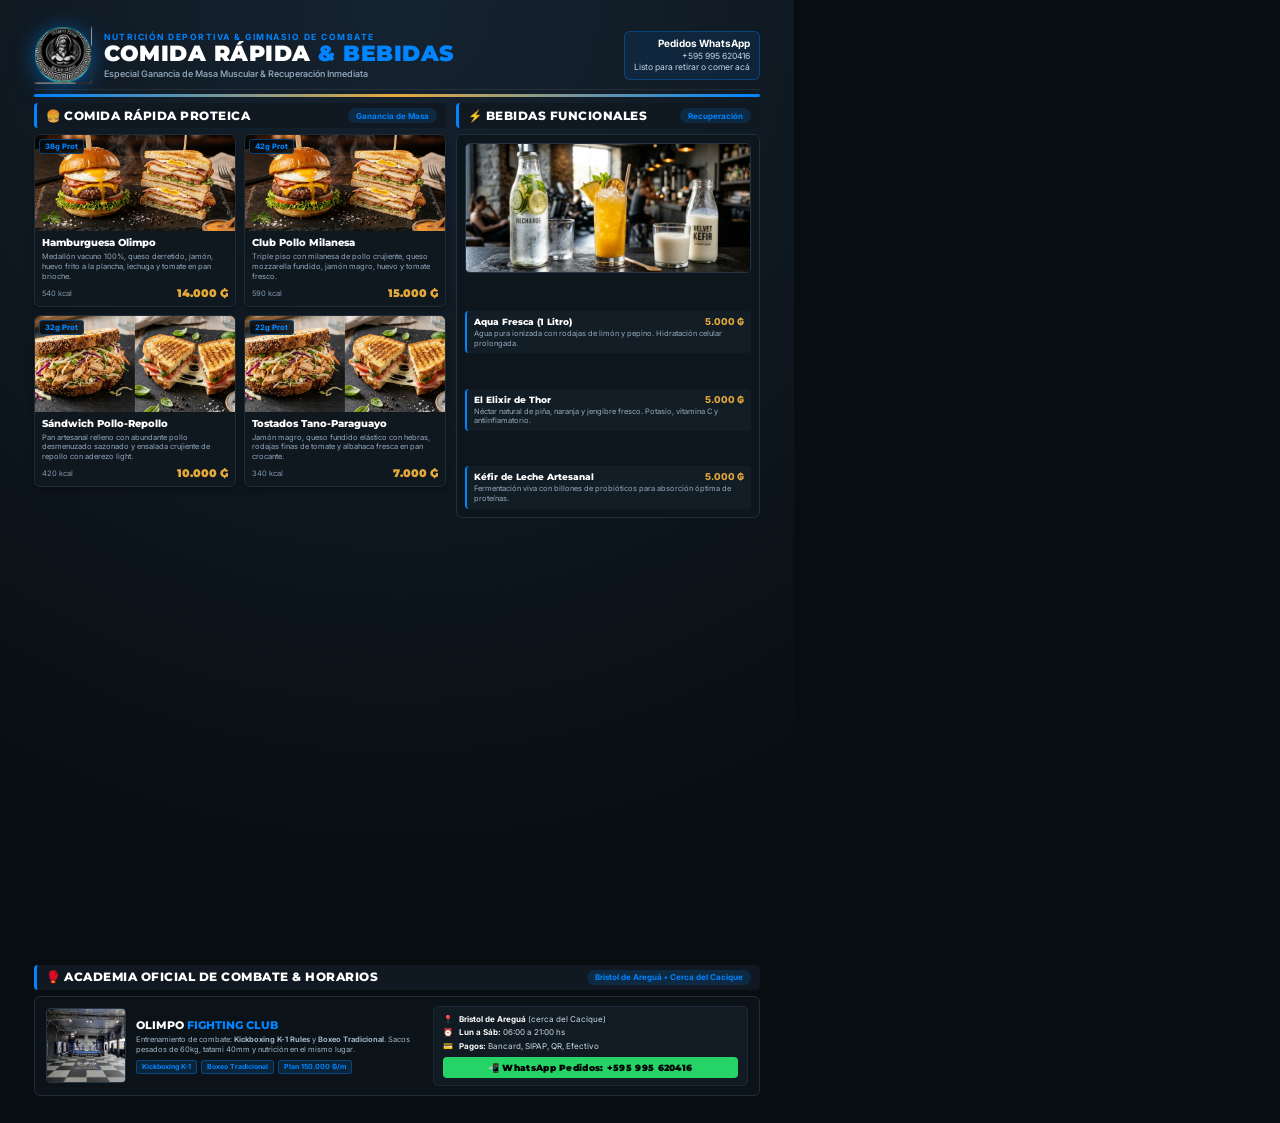
<file: tools/flyer_verso.html>
<!DOCTYPE html>
<html lang="es">
<head>
  <meta charset="UTF-8">
  <title>Flyer Olimpo • Verso (Página 2)</title>
  <style>
    @import url('https://fonts.googleapis.com/css2?family=Montserrat:wght@400;600;700;800;900&family=Inter:wght@400;500;600;700;800&display=swap');

    @page {
      size: A4 portrait;
      margin: 0;
    }

    * {
      box-sizing: border-box;
      margin: 0;
      padding: 0;
    }

    html, body {
      margin: 0;
      padding: 0;
      background: #080d11;
      color: #f0f4f8;
      font-family: 'Inter', -apple-system, BlinkMacSystemFont, sans-serif;
      -webkit-print-color-adjust: exact;
      print-color-adjust: exact;
      width: 210mm;
      height: 297mm;
    }

    .page {
      width: 210mm;
      height: 297mm;
      max-height: 297mm;
      position: relative;
      overflow: hidden;
      box-sizing: border-box;
      padding: 7mm 9mm;
      background: radial-gradient(circle at 50% 0%, #152330 0%, #080d11 75%);
      page-break-after: always;
      break-after: page;
      display: flex;
      flex-direction: column;
      justify-content: space-between;
    }

    /* BORDERS & ACCENTS */
    .greek-bar {
      height: 3px;
      background: linear-gradient(90deg, #0084ff 0%, #e5a93b 50%, #0084ff 100%);
      width: 100%;
      margin: 4px 0 6px 0;
      border-radius: 2px;
    }

    /* HEADER */
    .header {
      display: flex;
      align-items: center;
      justify-content: space-between;
      gap: 12px;
      padding-bottom: 5px;
      border-bottom: 1px solid rgba(255,255,255,0.08);
    }
    .header-logo-wrap {
      display: flex;
      align-items: center;
      gap: 12px;
    }
    .header-logo {
      width: 58px;
      height: 58px;
      object-fit: contain;
      filter: drop-shadow(0 2px 10px rgba(0, 132, 255, 0.5));
    }
    .header-titles {
      display: flex;
      flex-direction: column;
    }
    .header-badge {
      font-size: 8.5px;
      font-weight: 700;
      letter-spacing: 1.5px;
      text-transform: uppercase;
      color: #0084ff;
    }
    .header-main-title {
      font-family: 'Montserrat', sans-serif;
      font-size: 22px;
      font-weight: 900;
      letter-spacing: 0.5px;
      color: #ffffff;
      line-height: 1.1;
    }
    .header-main-title span {
      color: #0084ff;
    }
    .header-tagline {
      font-size: 9px;
      color: #9cb1c5;
      font-weight: 500;
      margin-top: 2px;
    }
    .header-location-badge {
      text-align: right;
      font-size: 8.5px;
      line-height: 1.35;
      color: #c5d4e2;
      background: rgba(0, 132, 255, 0.1);
      border: 1px solid rgba(0, 132, 255, 0.35);
      border-radius: 6px;
      padding: 5px 9px;
    }
    .header-location-badge strong {
      color: #ffffff;
      font-size: 10px;
      display: block;
    }

    /* SECTION TITLE BANNER */
    .section-banner {
      display: flex;
      align-items: center;
      justify-content: space-between;
      background: #101921;
      border-left: 3px solid #0084ff;
      border-radius: 4px;
      padding: 5px 9px;
      margin: 6px 0 6px 0;
    }
    .section-banner-title {
      font-family: 'Montserrat', sans-serif;
      font-size: 11.5px;
      font-weight: 800;
      letter-spacing: 0.5px;
      color: #ffffff;
      text-transform: uppercase;
    }
    .section-banner-pill {
      font-size: 8px;
      font-weight: 700;
      color: #0084ff;
      background: rgba(0, 132, 255, 0.15);
      padding: 2.5px 8px;
      border-radius: 10px;
    }

    /* GOLDEN RULE CALLOUT */
    .golden-rule-bar {
      background: linear-gradient(90deg, rgba(0, 132, 255, 0.12) 0%, rgba(229, 169, 59, 0.12) 100%);
      border: 1px dashed rgba(255, 255, 255, 0.2);
      border-radius: 4px;
      padding: 4.5px 9px;
      display: flex;
      align-items: center;
      justify-content: space-around;
      font-size: 8.5px;
      color: #d1dde8;
      margin-bottom: 6px;
    }
    .golden-rule-bar strong {
      color: #ffffff;
    }

    /* WEEKLY DISHES 3x2 GRID */
    .dishes-grid {
      display: grid;
      grid-template-columns: repeat(3, 1fr);
      grid-gap: 8px;
    }
    .dish-card {
      background: #0f161e;
      border: 1px solid #1d2a37;
      border-radius: 6px;
      overflow: hidden;
      display: flex;
      flex-direction: column;
      box-shadow: 0 3px 8px rgba(0,0,0,0.35);
    }
    .dish-card-img-wrap {
      width: 100%;
      height: 98px;
      position: relative;
      overflow: hidden;
    }
    .dish-card-img {
      width: 100%;
      height: 100%;
      object-fit: cover;
      display: block;
    }
    .dish-day-badge {
      position: absolute;
      top: 5px;
      left: 5px;
      background: #0084ff;
      color: #ffffff;
      font-family: 'Montserrat', sans-serif;
      font-size: 8.5px;
      font-weight: 800;
      letter-spacing: 0.5px;
      padding: 2.5px 7px;
      border-radius: 3px;
      text-transform: uppercase;
      box-shadow: 0 1px 4px rgba(0,0,0,0.45);
    }
    .dish-price-tag {
      position: absolute;
      bottom: 5px;
      right: 5px;
      background: rgba(8, 13, 17, 0.92);
      color: #e5a93b;
      font-size: 9px;
      font-weight: 800;
      padding: 2.5px 7px;
      border-radius: 3px;
      border: 1px solid rgba(229, 169, 59, 0.5);
    }
    .dish-card-body {
      padding: 6px 8px 7px 8px;
      display: flex;
      flex-direction: column;
      flex: 1;
      justify-content: space-between;
    }
    .dish-title {
      font-family: 'Montserrat', sans-serif;
      font-size: 11px;
      font-weight: 800;
      color: #ffffff;
      line-height: 1.2;
      margin-bottom: 3px;
    }
    .dish-desc {
      font-size: 8px;
      color: #9cb0c2;
      line-height: 1.35;
      margin-bottom: 6px;
      display: -webkit-box;
      -webkit-line-clamp: 2;
      -webkit-box-orient: vertical;
      overflow: hidden;
    }
    .dish-macros-bar {
      display: flex;
      align-items: center;
      justify-content: space-between;
      background: #141f28;
      border-radius: 3px;
      padding: 3px 6px;
      font-size: 8px;
    }
    .macro-prot {
      color: #0084ff;
      font-weight: 800;
    }
    .macro-cal {
      color: #e5a93b;
      font-weight: 700;
    }

    /* PRICING & PACKS SECTION (RECTO BOTTOM) */
    .pricing-wrap {
      margin-top: 6px;
      background: #0d151c;
      border: 1px solid #1f2e3a;
      border-radius: 6px;
      padding: 9px 10px;
    }
    .pricing-columns {
      display: grid;
      grid-template-columns: 1fr 1fr;
      grid-gap: 12px;
    }
    .pricing-box {
      background: #111b23;
      border-radius: 5px;
      padding: 7px 9px;
      border: 1px solid #1c2834;
    }
    .pricing-box-header {
      display: flex;
      align-items: center;
      justify-content: space-between;
      border-bottom: 1px solid #20313f;
      padding-bottom: 4px;
      margin-bottom: 6px;
    }
    .pricing-box-title {
      font-family: 'Montserrat', sans-serif;
      font-size: 10px;
      font-weight: 800;
      color: #ffffff;
      text-transform: uppercase;
      letter-spacing: 0.3px;
    }
    .pricing-box-subtitle {
      font-size: 8px;
      color: #0084ff;
      font-weight: 700;
    }
    .pack-row {
      display: flex;
      align-items: center;
      justify-content: space-between;
      padding: 4.5px 0;
      border-bottom: 1px dotted rgba(255,255,255,0.08);
    }
    .pack-row:last-child {
      border-bottom: none;
    }
    .pack-name {
      font-size: 8.5px;
      color: #cde0ef;
      font-weight: 600;
    }
    .pack-detail {
      font-size: 7.5px;
      color: #8299ac;
      display: block;
    }
    .pack-price {
      text-align: right;
    }
    .pack-price-amount {
      font-family: 'Montserrat', sans-serif;
      font-size: 10.5px;
      font-weight: 800;
      color: #ffffff;
    }
    .pack-price-period {
      font-size: 7.5px;
      color: #0084ff;
      font-weight: 700;
    }
    .pack-badge-savings {
      font-size: 7px;
      background: rgba(229, 169, 59, 0.15);
      color: #e5a93b;
      padding: 1.5px 5px;
      border-radius: 2px;
      font-weight: 700;
    }

    /* FOOTER CALLOUT / DÉBITO BANCO */
    .recto-footer-banner {
      margin-top: 6px;
      display: grid;
      grid-template-columns: 1fr 1fr;
      grid-gap: 8px;
    }
    .footer-chip {
      background: #141f28;
      border: 1px solid #233443;
      border-radius: 5px;
      padding: 5px 8px;
      display: flex;
      align-items: center;
      gap: 8px;
      font-size: 8px;
    }
    .footer-chip strong {
      color: #ffffff;
    }
    .footer-chip-icon {
      font-size: 15px;
    }

    /* =====================================================================
       PAGE 2 (VERSO) SPECIFIC STYLES
       ===================================================================== */
    .verso-split {
      display: grid;
      grid-template-columns: 1.15fr 0.85fr;
      grid-gap: 10px;
      margin-top: 4px;
    }

    .fast-grid {
      display: grid;
      grid-template-columns: 1fr 1fr;
      grid-gap: 8px;
    }
    .fast-card {
      background: #0f171f;
      border: 1px solid #1e2c39;
      border-radius: 6px;
      overflow: hidden;
      display: flex;
      flex-direction: column;
      box-shadow: 0 3px 6px rgba(0,0,0,0.3);
    }
    .fast-card-img-wrap {
      height: 96px;
      overflow: hidden;
      position: relative;
    }
    .fast-card-img {
      width: 100%;
      height: 100%;
      object-fit: cover;
    }
    .fast-badge {
      position: absolute;
      top: 4px;
      left: 4px;
      background: rgba(8, 13, 17, 0.88);
      color: #0084ff;
      font-size: 7.5px;
      font-weight: 800;
      padding: 2px 5px;
      border-radius: 3px;
      border: 1px solid rgba(0, 132, 255, 0.4);
    }
    .fast-card-body {
      padding: 6px 7px;
      display: flex;
      flex-direction: column;
      flex: 1;
      justify-content: space-between;
    }
    .fast-title {
      font-family: 'Montserrat', sans-serif;
      font-size: 10px;
      font-weight: 800;
      color: #ffffff;
      line-height: 1.2;
    }
    .fast-desc {
      font-size: 7.5px;
      color: #92a8bc;
      line-height: 1.3;
      margin: 3px 0 5px 0;
    }
    .fast-bottom {
      display: flex;
      align-items: center;
      justify-content: space-between;
      font-size: 8px;
    }
    .fast-price {
      font-family: 'Montserrat', sans-serif;
      font-size: 10.5px;
      font-weight: 900;
      color: #e5a93b;
    }

    /* DRINKS SECTION (VERSO RIGHT) */
    .drinks-box {
      background: #0e161d;
      border: 1px solid #1f2e3b;
      border-radius: 6px;
      padding: 8px;
      display: flex;
      flex-direction: column;
      height: 100%;
      justify-content: space-between;
    }
    .drinks-img-wrap {
      height: 130px;
      border-radius: 5px;
      overflow: hidden;
      margin-bottom: 7px;
      border: 1px solid #233444;
    }
    .drinks-img {
      width: 100%;
      height: 100%;
      object-fit: cover;
    }
    .drink-item {
      background: #131d26;
      border-radius: 4px;
      padding: 5px 7px;
      margin-bottom: 5px;
      border-left: 2px solid #0084ff;
    }
    .drink-item:last-child {
      margin-bottom: 0;
    }
    .drink-top {
      display: flex;
      align-items: center;
      justify-content: space-between;
    }
    .drink-name {
      font-family: 'Montserrat', sans-serif;
      font-size: 9px;
      font-weight: 800;
      color: #ffffff;
    }
    .drink-price {
      font-size: 9.5px;
      font-weight: 800;
      color: #e5a93b;
    }
    .drink-desc {
      font-size: 7.5px;
      color: #93a9bc;
      line-height: 1.3;
      margin-top: 2px;
    }

    /* COMBAT ACADEMY & INFO BLOCK (VERSO BOTTOM) */
    .verso-bottom-wrap {
      margin-top: 6px;
      background: #0c1318;
      border: 1px solid #1e2c39;
      border-radius: 6px;
      padding: 9px 11px;
      display: grid;
      grid-template-columns: 80px 1fr 1.1fr;
      grid-gap: 10px;
      align-items: center;
    }
    .combat-img-wrap {
      width: 80px;
      height: 75px;
      border-radius: 4px;
      overflow: hidden;
      border: 1px solid #243545;
    }
    .combat-img {
      width: 100%;
      height: 100%;
      object-fit: cover;
    }
    .combat-info h4 {
      font-family: 'Montserrat', sans-serif;
      font-size: 11px;
      font-weight: 800;
      color: #ffffff;
      margin-bottom: 3px;
      text-transform: uppercase;
    }
    .combat-info h4 span {
      color: #0084ff;
    }
    .combat-info p {
      font-size: 7.5px;
      color: #a0b5c9;
      line-height: 1.35;
      margin-bottom: 5px;
    }
    .combat-tags {
      display: flex;
      flex-wrap: wrap;
      gap: 4px;
    }
    .combat-tag {
      font-size: 7px;
      font-weight: 700;
      background: rgba(0, 132, 255, 0.15);
      color: #0084ff;
      border: 1px solid rgba(0, 132, 255, 0.35);
      padding: 1.5px 5px;
      border-radius: 3px;
    }

    .access-info {
      background: #111b23;
      border-radius: 5px;
      padding: 7px 9px;
      border: 1px solid #1c2834;
      display: flex;
      flex-direction: column;
      gap: 3.5px;
    }
    .access-row {
      display: flex;
      align-items: center;
      gap: 6px;
      font-size: 8px;
      color: #cbd8e4;
    }
    .access-row strong {
      color: #ffffff;
    }
    .access-whatsapp-btn {
      background: #25d366;
      color: #000000;
      font-family: 'Montserrat', sans-serif;
      font-size: 9px;
      font-weight: 900;
      text-align: center;
      padding: 5px 8px;
      border-radius: 4px;
      margin-top: 3px;
      letter-spacing: 0.3px;
    }
</style>
</head>
<body>

  <div class="page" id="page-verso">
    <div>
      <!-- HEADER VERSO -->
      <header class="header">
        <div class="header-logo-wrap">
          <img src="../logo_olimpo.png" alt="Logo Olimpo" class="header-logo">
          <div class="header-titles">
            <span class="header-badge">Nutrición Deportiva & Gimnasio de Combate</span>
            <h2 class="header-main-title">COMIDA RÁPIDA <span>& BEBIDAS</span></h2>
            <p class="header-tagline">Especial Ganancia de Masa Muscular & Recuperación Inmediata</p>
          </div>
        </div>
        <div class="header-location-badge">
          <strong>Pedidos WhatsApp</strong>
          +595 995 620416<br>
          Listo para retirar o comer acá
        </div>
      </header>

      <div class="greek-bar"></div>

      <!-- MAIN SPLIT (FAST FOOD 4 ITEMS LEFT + BEBIDAS 3 ITEMS RIGHT) -->
      <div class="verso-split">
        <!-- LEFT: COMIDA RÁPIDA PROTEICA -->
        <div>
          <div class="section-banner" style="margin-top: 0;">
            <span class="section-banner-title">🍔 Comida Rápida Proteica</span>
            <span class="section-banner-pill">Ganancia de Masa</span>
          </div>

          <div class="fast-grid">
            <!-- HAMBURGUESA OLIMPO -->
            <div class="fast-card">
              <div class="fast-card-img-wrap">
                <img src="../stories/assets/new_menu/fast_burger_club.jpg" alt="Hamburguesa Olimpo" class="fast-card-img" style="object-position: 15% center; transform: scale(1.15);">
                <span class="fast-badge">38g Prot</span>
              </div>
              <div class="fast-card-body">
                <div class="fast-title">Hamburguesa Olimpo</div>
                <div class="fast-desc">Medallón vacuno 100%, queso derretido, jamón, huevo frito a la plancha, lechuga y tomate en pan brioche.</div>
                <div class="fast-bottom">
                  <span style="font-size: 7.5px; color: #8299ac;">540 kcal</span>
                  <span class="fast-price">14.000 ₲</span>
                </div>
              </div>
            </div>

            <!-- CLUB POLLO MILANESA -->
            <div class="fast-card">
              <div class="fast-card-img-wrap">
                <img src="../stories/assets/new_menu/fast_burger_club.jpg" alt="Club Pollo Milanesa" class="fast-card-img" style="object-position: 85% center; transform: scale(1.15);">
                <span class="fast-badge">42g Prot</span>
              </div>
              <div class="fast-card-body">
                <div class="fast-title">Club Pollo Milanesa</div>
                <div class="fast-desc">Triple piso con milanesa de pollo crujiente, queso mozzarella fundido, jamón magro, huevo y tomate fresco.</div>
                <div class="fast-bottom">
                  <span style="font-size: 7.5px; color: #8299ac;">590 kcal</span>
                  <span class="fast-price">15.000 ₲</span>
                </div>
              </div>
            </div>

            <!-- SÁNDWICH POLLO-REPOLLO -->
            <div class="fast-card">
              <div class="fast-card-img-wrap">
                <img src="../stories/assets/new_menu/fast_sandwich_tostado.jpg" alt="Sándwich Pollo Repollo" class="fast-card-img" style="object-position: 15% center; transform: scale(1.15);">
                <span class="fast-badge">32g Prot</span>
              </div>
              <div class="fast-card-body">
                <div class="fast-title">Sándwich Pollo-Repollo</div>
                <div class="fast-desc">Pan artesanal relleno con abundante pollo desmenuzado sazonado y ensalada crujiente de repollo con aderezo light.</div>
                <div class="fast-bottom">
                  <span style="font-size: 7.5px; color: #8299ac;">420 kcal</span>
                  <span class="fast-price">10.000 ₲</span>
                </div>
              </div>
            </div>

            <!-- TOSTADOS ITALIANOS -->
            <div class="fast-card">
              <div class="fast-card-img-wrap">
                <img src="../stories/assets/new_menu/fast_sandwich_tostado.jpg" alt="Tostados Italianos" class="fast-card-img" style="object-position: 85% center; transform: scale(1.15);">
                <span class="fast-badge">22g Prot</span>
              </div>
              <div class="fast-card-body">
                <div class="fast-title">Tostados Tano-Paraguayo</div>
                <div class="fast-desc">Jamón magro, queso fundido elástico con hebras, rodajas finas de tomate y albahaca fresca en pan crocante.</div>
                <div class="fast-bottom">
                  <span style="font-size: 7.5px; color: #8299ac;">340 kcal</span>
                  <span class="fast-price">7.000 ₲</span>
                </div>
              </div>
            </div>
          </div>
        </div>

        <!-- RIGHT: BEBIDAS FUNCIONALES -->
        <div>
          <div class="section-banner" style="margin-top: 0;">
            <span class="section-banner-title">⚡ Bebidas Funcionales</span>
            <span class="section-banner-pill">Recuperación</span>
          </div>

          <div class="drinks-box">
            <div class="drinks-img-wrap">
              <img src="../stories/assets/new_menu/drinks_recovery_trio.jpg" alt="Bebidas Olimpo" class="drinks-img">
            </div>

            <!-- AQUA FRESCA -->
            <div class="drink-item">
              <div class="drink-top">
                <span class="drink-name">Aqua Fresca (1 Litro)</span>
                <span class="drink-price">5.000 ₲</span>
              </div>
              <div class="drink-desc">Agua pura ionizada con rodajas de limón y pepino. Hidratación celular prolongada.</div>
            </div>

            <!-- ELIXIR DE THOR -->
            <div class="drink-item">
              <div class="drink-top">
                <span class="drink-name">El Elixir de Thor</span>
                <span class="drink-price">5.000 ₲</span>
              </div>
              <div class="drink-desc">Néctar natural de piña, naranja y jengibre fresco. Potasio, vitamina C y antiinflamatorio.</div>
            </div>

            <!-- KÉFIR ARTESANAL -->
            <div class="drink-item">
              <div class="drink-top">
                <span class="drink-name">Kéfir de Leche Artesanal</span>
                <span class="drink-price">5.000 ₲</span>
              </div>
              <div class="drink-desc">Fermentación viva con billones de probióticos para absorción óptima de proteínas.</div>
            </div>
          </div>
        </div>
      </div>
    </div>

    <!-- COMBAT ACADEMY & CONTACT INFO (VERSO BOTTOM) -->
    <div>
      <div class="section-banner" style="margin-top: 6px;">
        <span class="section-banner-title">🥊 Academia Oficial de Combate & Horarios</span>
        <span class="section-banner-pill">Bristol de Areguá • Cerca del Cacique</span>
      </div>

      <div class="verso-bottom-wrap">
        <div class="combat-img-wrap">
          <img src="../stories/assets/gym_club_de_boxeo.jpg" alt="Club de Boxeo Olimpo" class="combat-img">
        </div>

        <div class="combat-info">
          <h4>OLIMPO <span>FIGHTING CLUB</span></h4>
          <p>
            Entrenamiento de combate: <strong>Kickboxing K-1 Rules</strong> y <strong>Boxeo Tradicional</strong>. Sacos pesados de 60kg, tatami 40mm y nutrición en el mismo lugar.
          </p>
          <div class="combat-tags">
            <span class="combat-tag">Kickboxing K-1</span>
            <span class="combat-tag">Boxeo Tradicional</span>
            <span class="combat-tag">Plan 150.000 ₲/m</span>
          </div>
        </div>

        <div class="access-info">
          <div class="access-row">
            <span>📍</span>
            <span><strong>Bristol de Areguá</strong> (cerca del Cacique)</span>
          </div>
          <div class="access-row">
            <span>⏰</span>
            <span><strong>Lun a Sáb:</strong> 06:00 a 21:00 hs</span>
          </div>
          <div class="access-row">
            <span>💳</span>
            <span><strong>Pagos:</strong> Bancard, SIPAP, QR, Efectivo</span>
          </div>
          <div class="access-whatsapp-btn">
            📲 WhatsApp Pedidos: +595 995 620416
          </div>
        </div>
      </div>
    </div>
  </div>

</body>
</html>
</file>
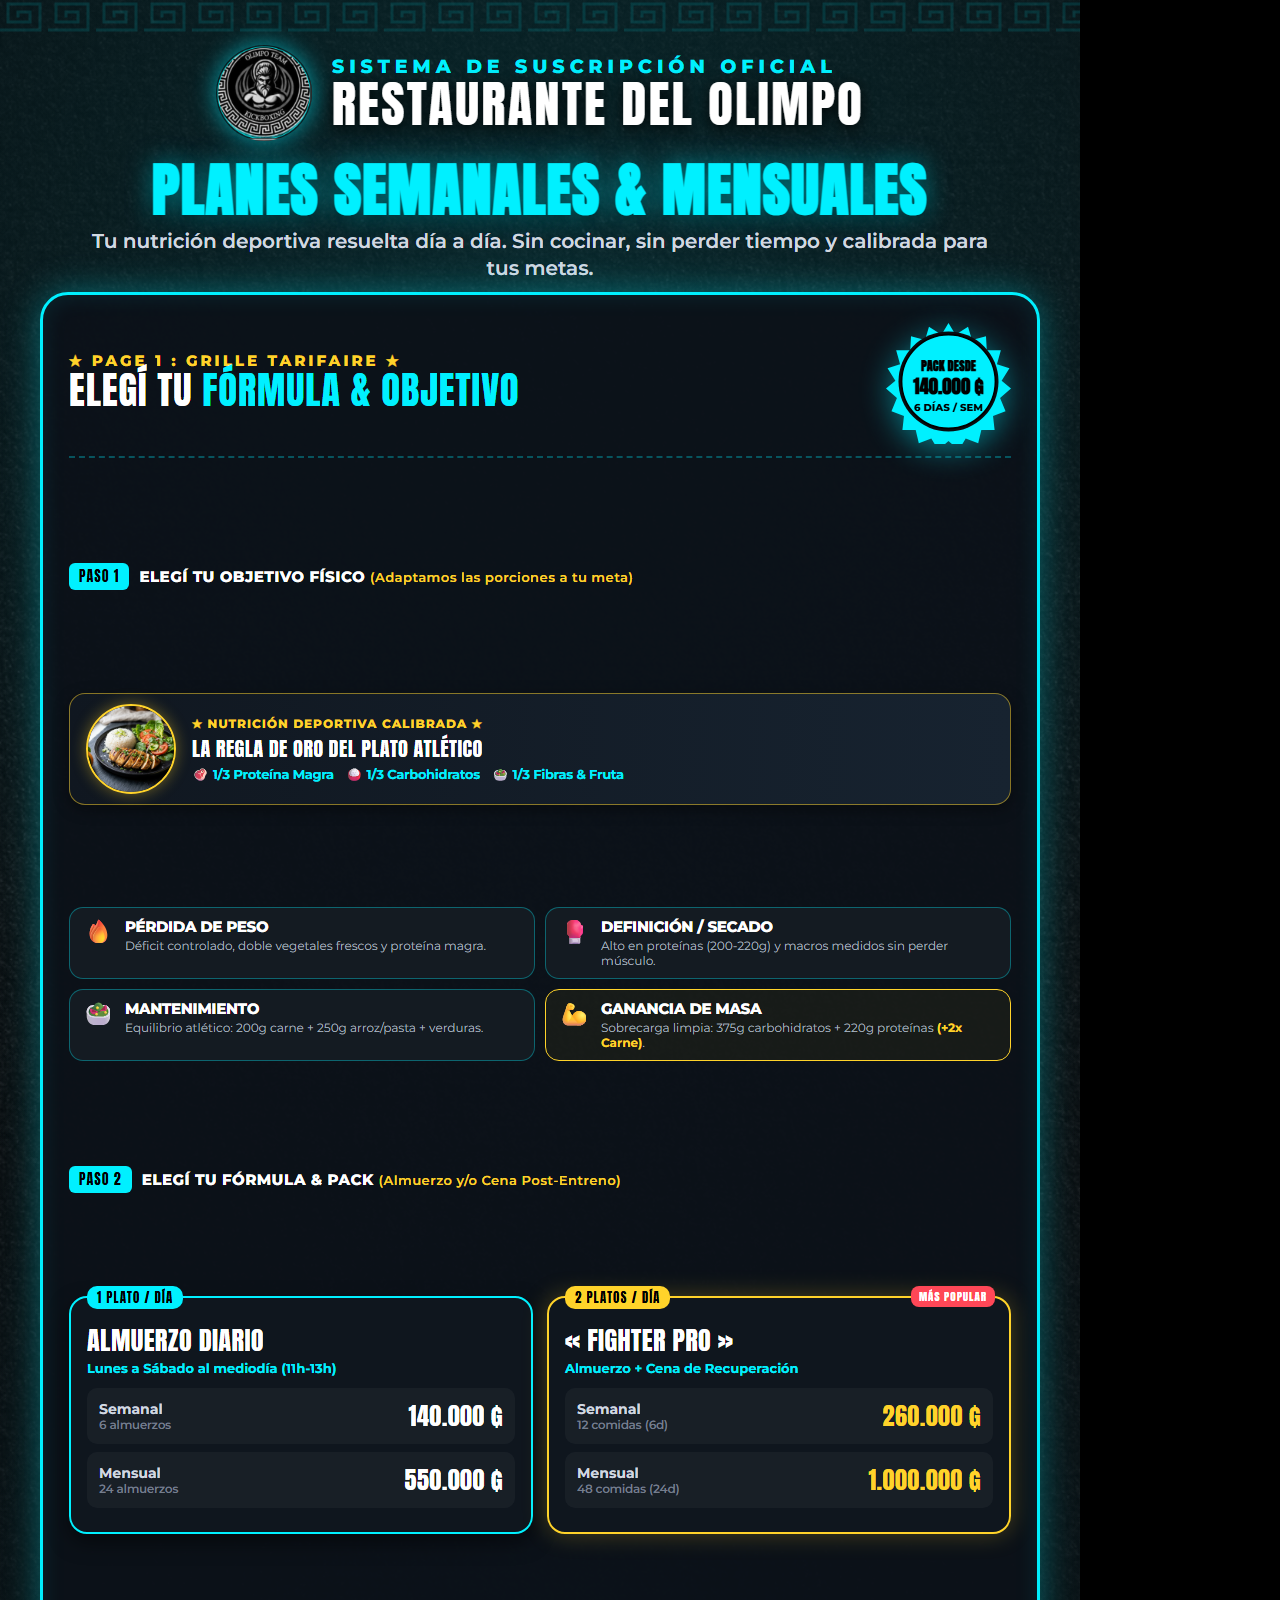
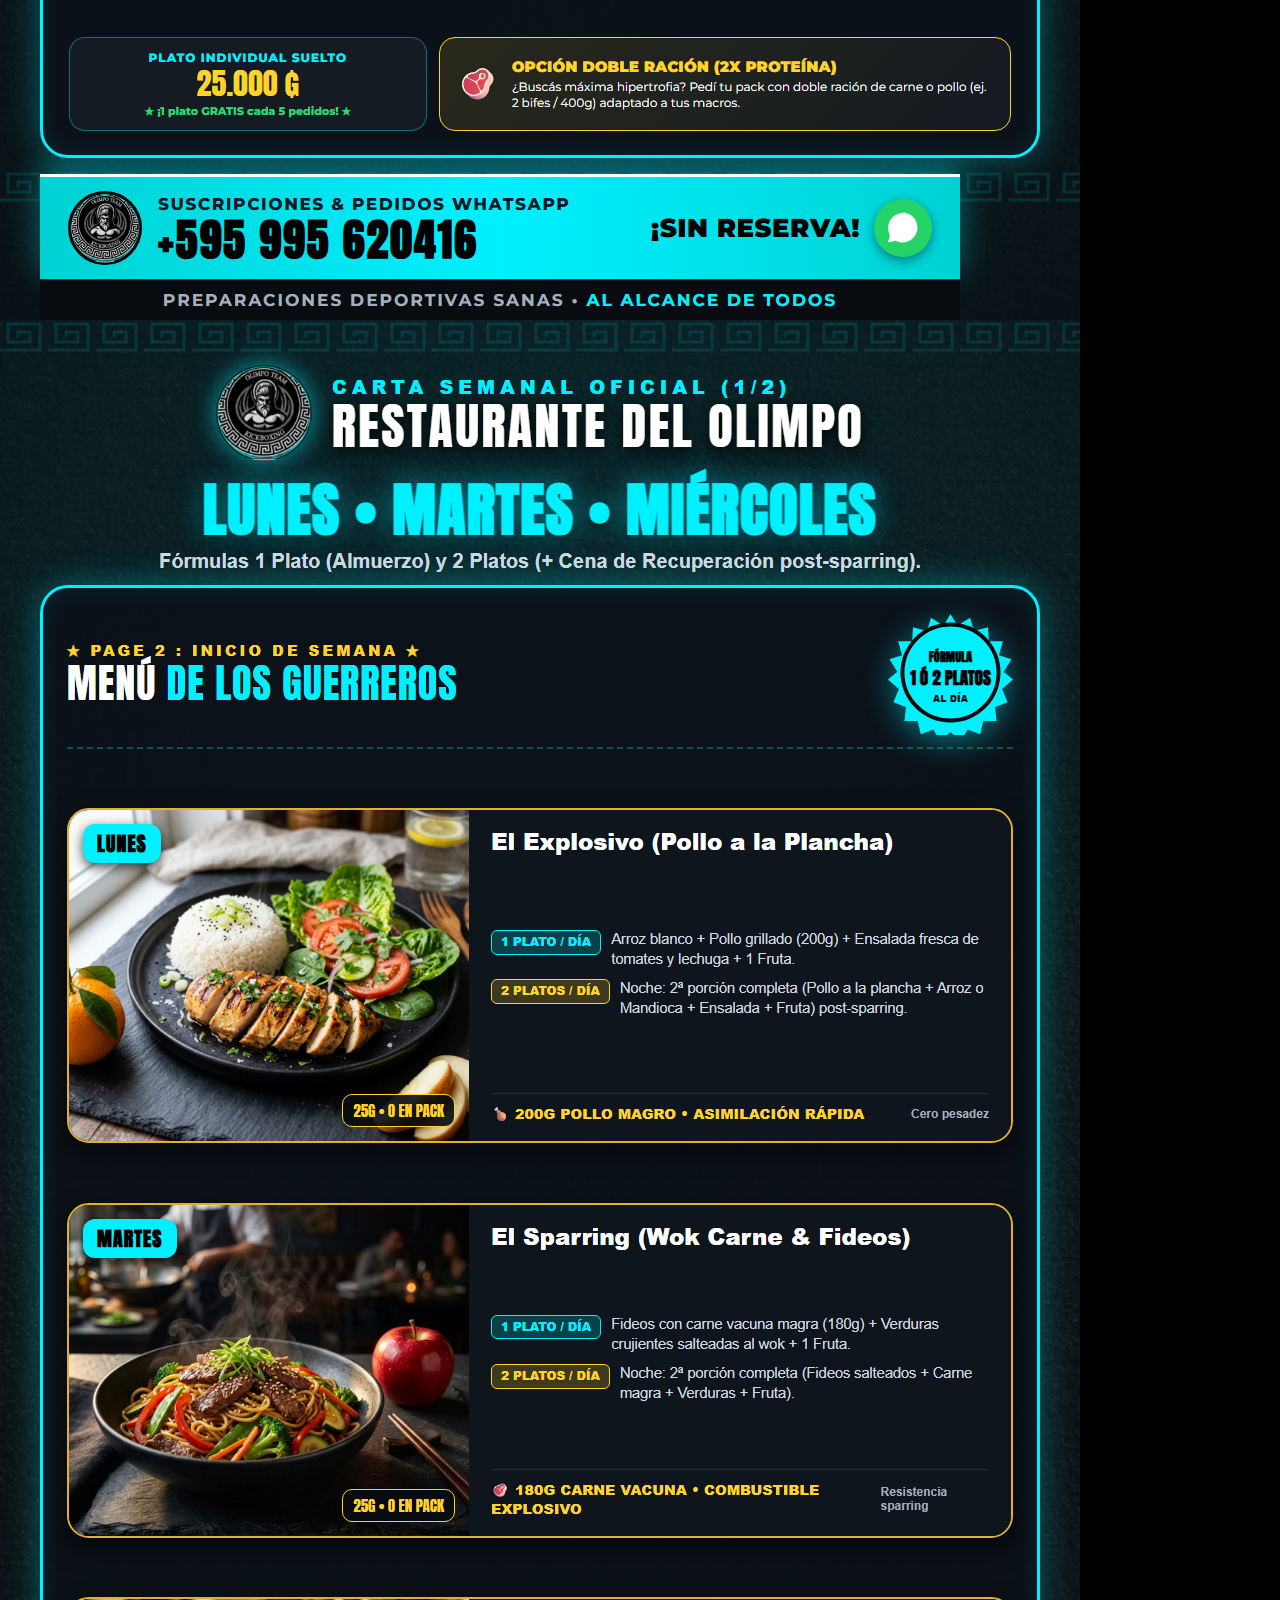
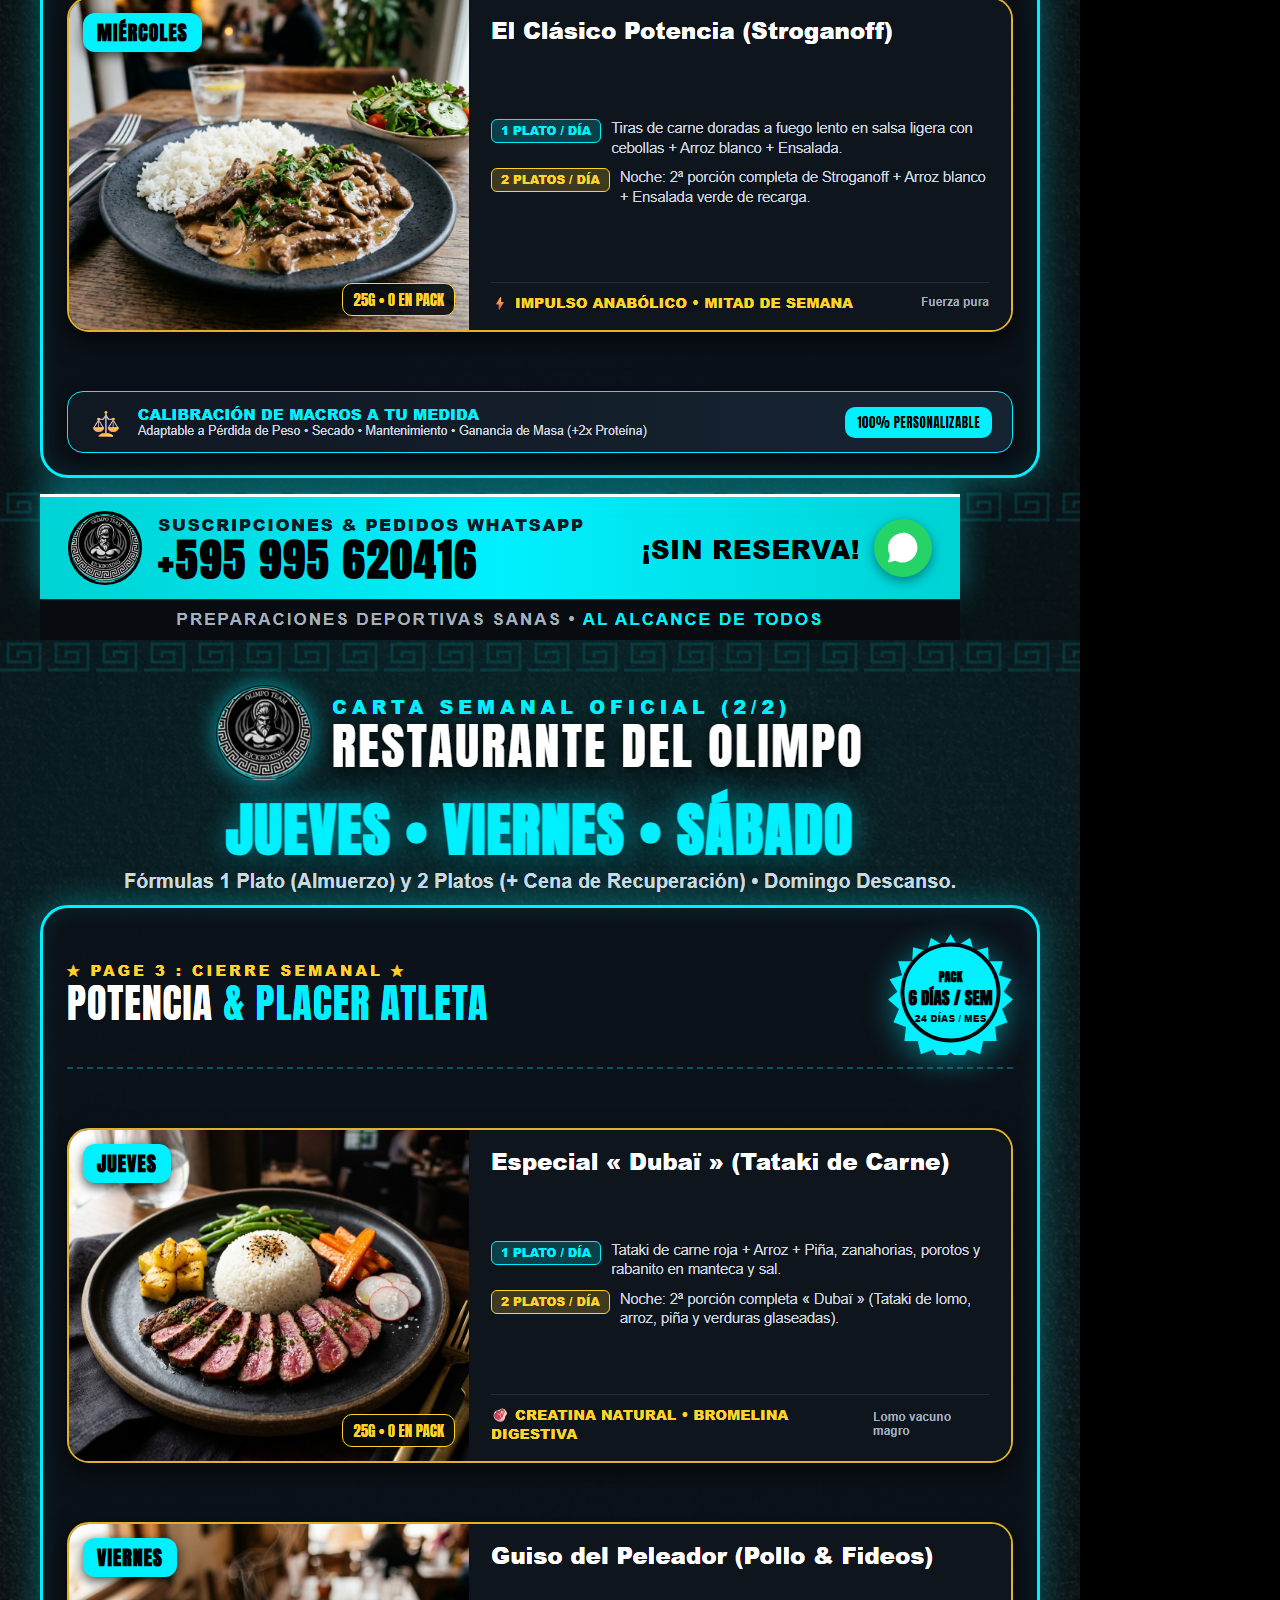
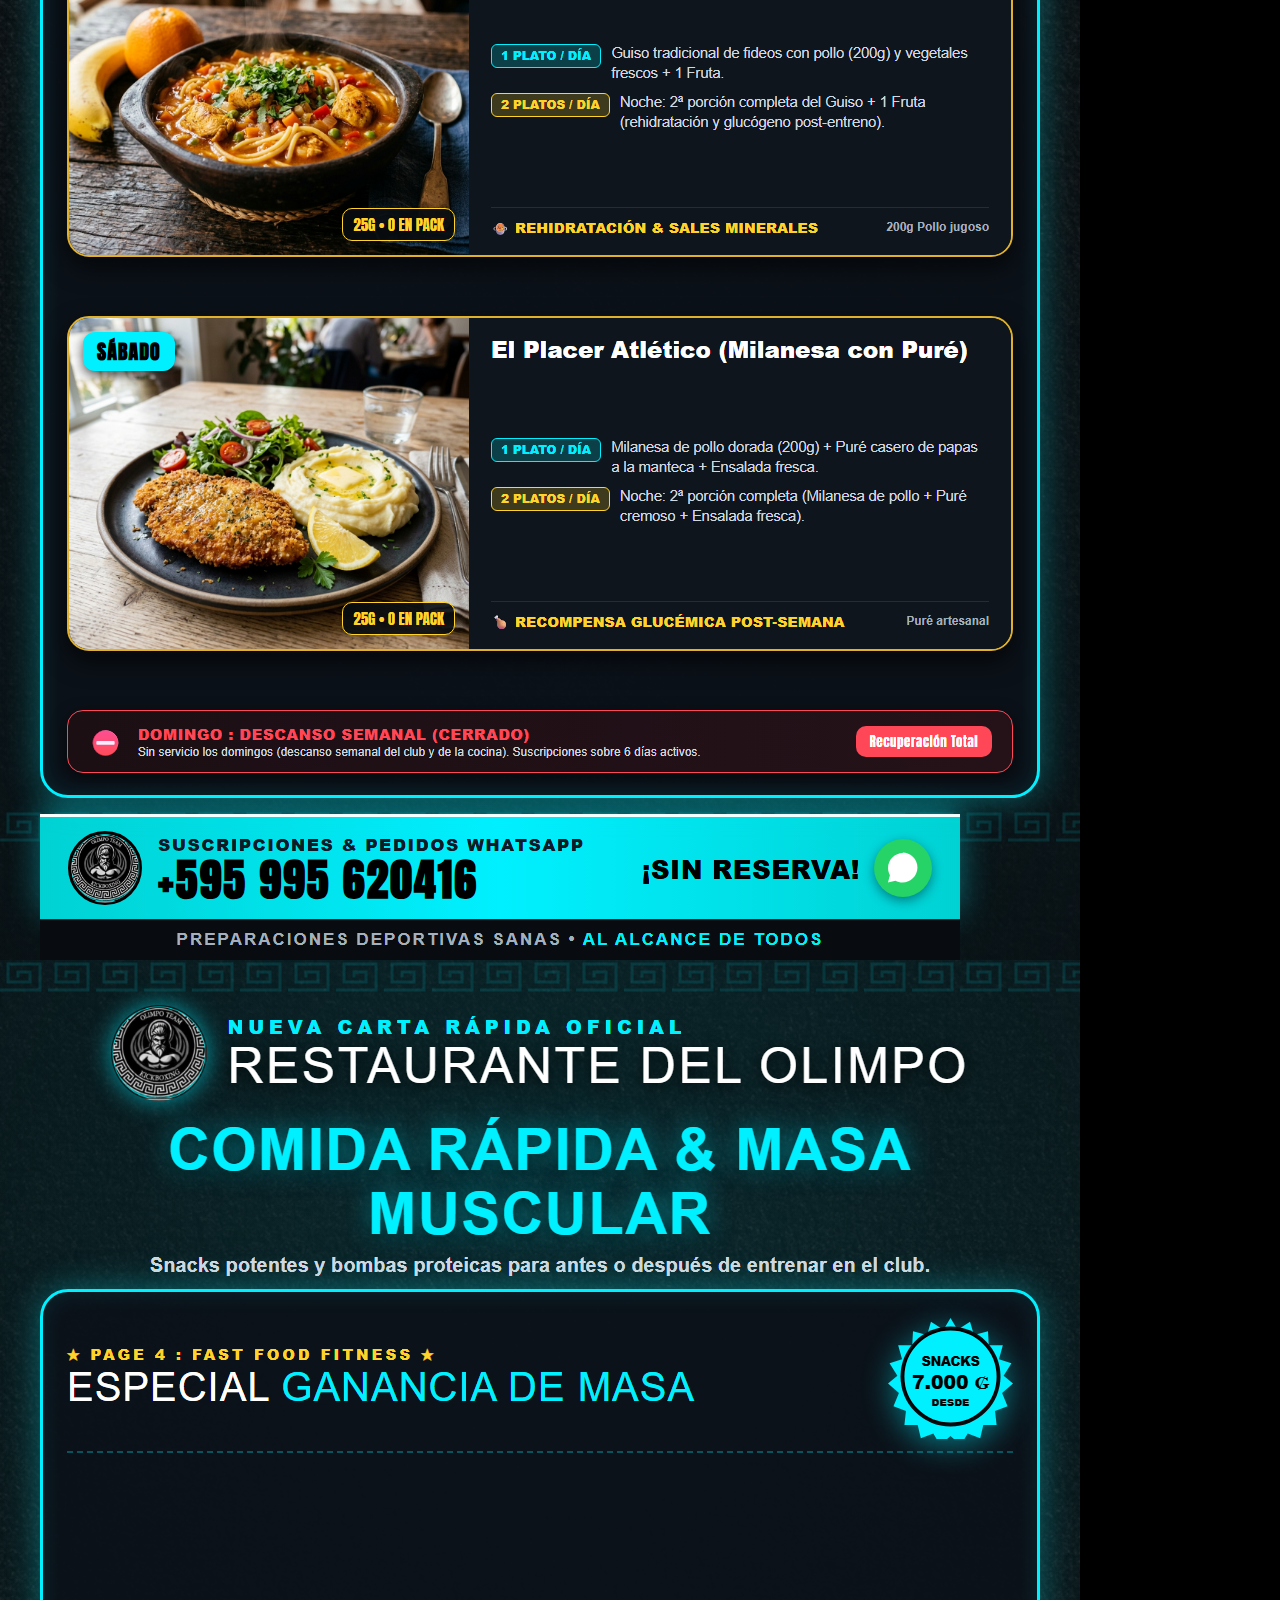
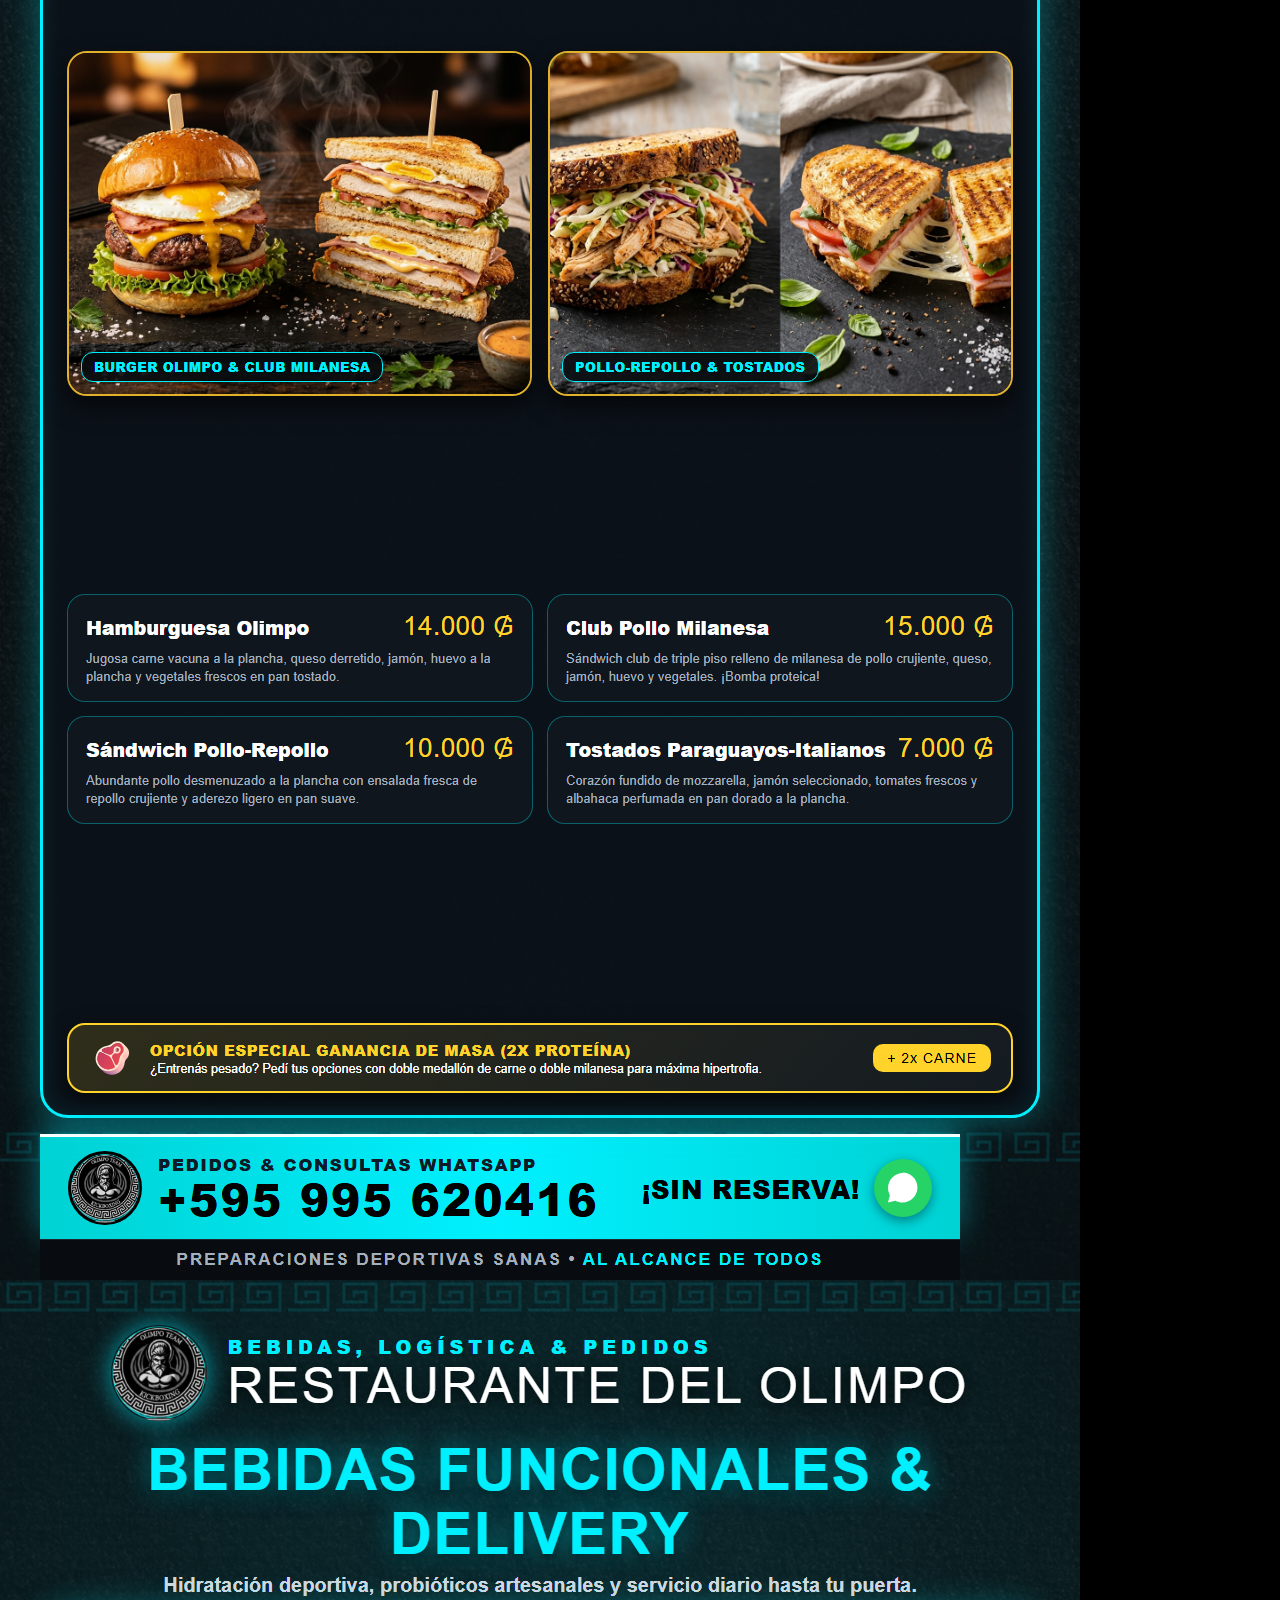
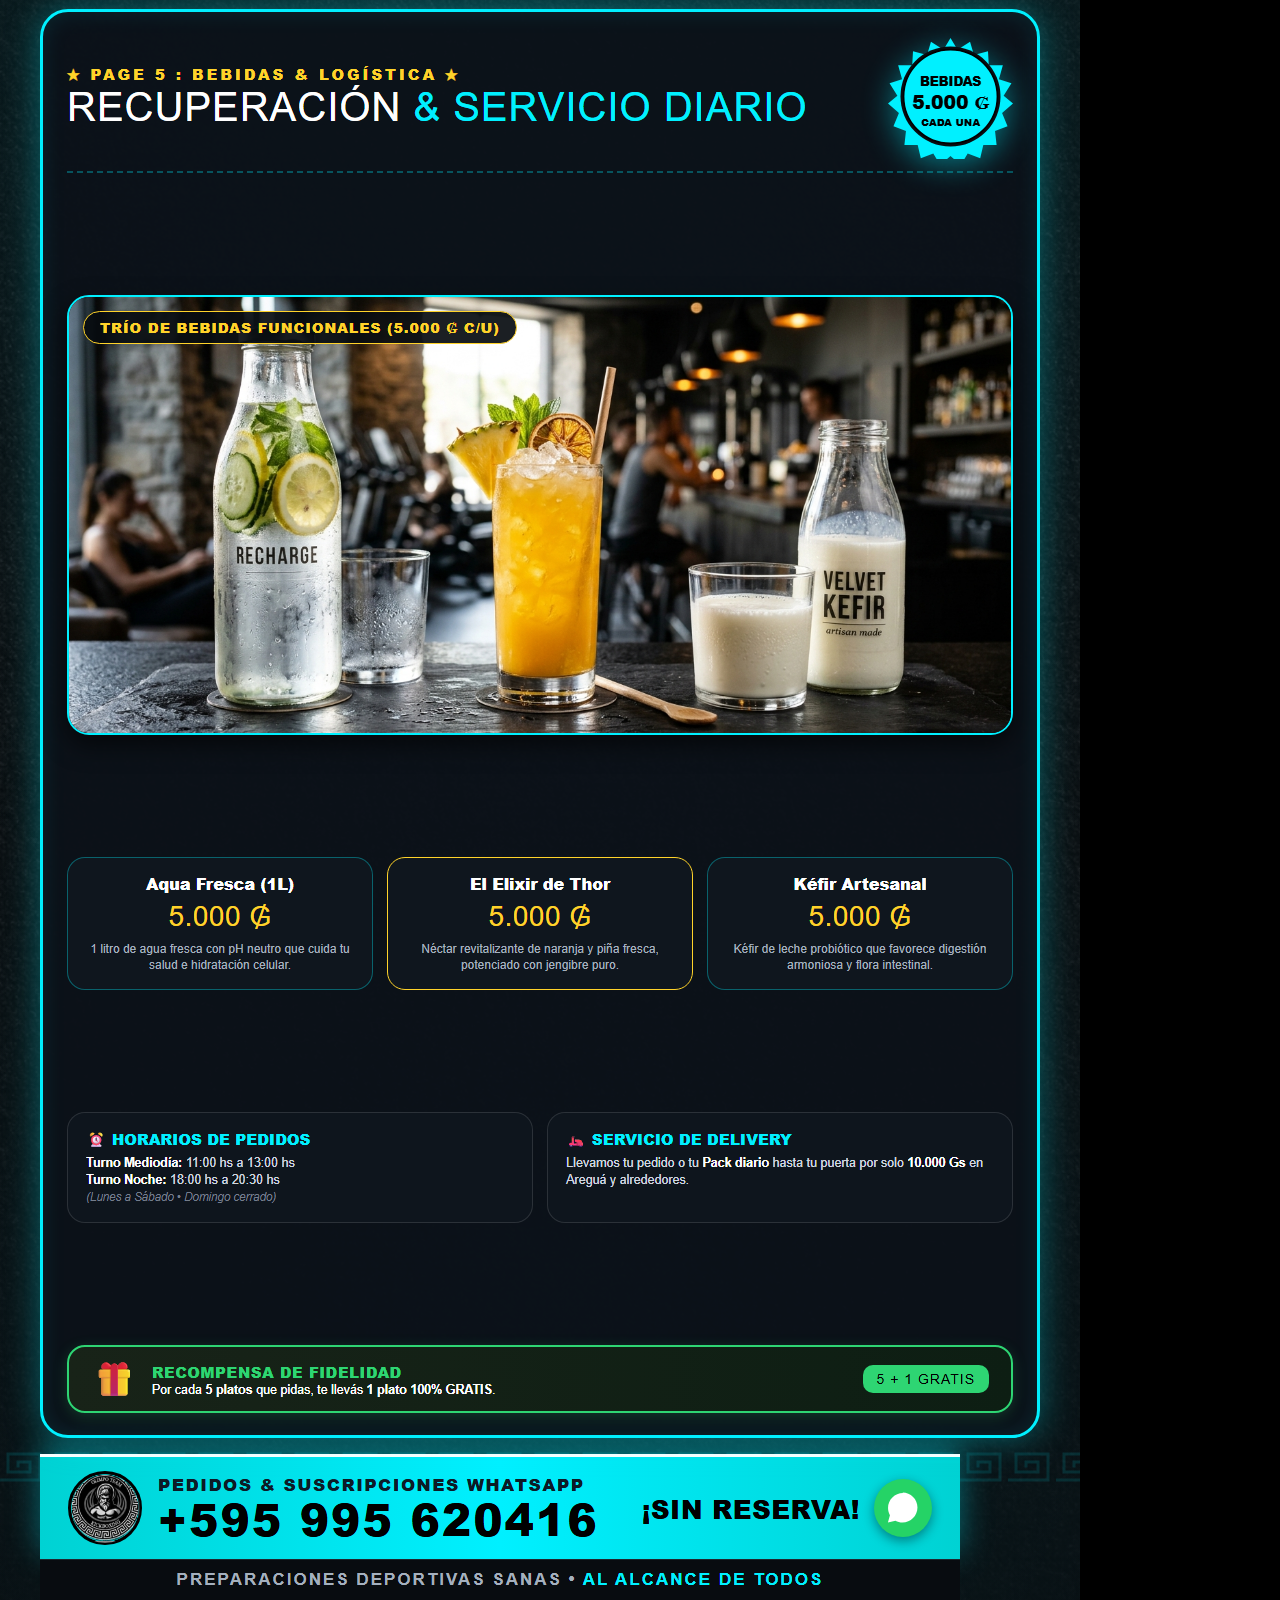
<file: tools/menu_pdf_builder.html>
<!DOCTYPE html>
<html lang="es">
<head>
  <meta charset="UTF-8">
  <title>Menú Oficial Completo • Restaurante del Olimpo</title>
  <style>
    @page {
      size: 1080px 1920px;
      margin: 0;
    }
    * {
      box-sizing: border-box;
      margin: 0;
      padding: 0;
    }
    html, body {
      margin: 0;
      padding: 0;
      background: #000000;
      width: 1080px;
    }
    .pdf-page {
      width: 1080px;
      height: 1920px;
      page-break-after: always;
      break-after: page;
      position: relative;
      overflow: hidden;
      background: #0b1114;
    }
    .pdf-page img {
      width: 1080px;
      height: 1920px;
      display: block;
      object-fit: cover;
    }
  </style>
</head>
<body>
  <div class="pdf-page">
    <img src="../story_1_lanzamiento.png" alt="Menú Olimpo - Página 1: Sistema de Suscripción & 4 Objetivos">
  </div>
  <div class="pdf-page">
    <img src="../story_2_pack_atleta.png" alt="Menú Olimpo - Página 2: Carta de la Semana Lunes a Miércoles">
  </div>
  <div class="pdf-page">
    <img src="../story_3_almuerzos.png" alt="Menú Olimpo - Página 3: Carta de la Semana Jueves a Sábado">
  </div>
  <div class="pdf-page">
    <img src="../story_4_recuperacion.png" alt="Menú Olimpo - Página 4: Comida Rápida & Bebidas Funcionales">
  </div>
  <div class="pdf-page">
    <img src="../story_5_oferta_especial.png" alt="Menú Olimpo - Página 5: Programa de Embajadores & Horarios">
  </div>
</body>
</html>
</file>
<file: stories/common.css>
@import url('https://fonts.googleapis.com/css2?family=Anton&family=Montserrat:wght@400;600;700;800;900&family=Teko:wght@600;700&display=swap');

* {
  margin: 0;
  padding: 0;
  box-sizing: border-box;
}

body {
  width: 1080px;
  height: 1920px;
  background-color: #0b0f14;
  background-image: url('assets/bg_carbon.jpg');
  background-size: cover;
  background-position: center;
  font-family: 'Montserrat', sans-serif;
  color: #ffffff;
  overflow: hidden;
  position: relative;
  display: flex;
  flex-direction: column;
  justify-content: space-between;
}

/* Background overlay with cyan ambient glow */
.bg-overlay {
  position: absolute;
  top: 0;
  left: 0;
  width: 100%;
  height: 100%;
  background: radial-gradient(circle at 50% 15%, rgba(0, 240, 255, 0.12) 0%, transparent 60%),
              radial-gradient(circle at 50% 85%, rgba(0, 240, 255, 0.08) 0%, transparent 50%),
              linear-gradient(180deg, rgba(8, 12, 16, 0.75) 0%, rgba(8, 12, 16, 0.55) 50%, rgba(8, 12, 16, 0.85) 100%);
  pointer-events: none;
  z-index: 1;
}

/* Greek Meander Corners & Accents */
.greek-accent-top {
  position: absolute;
  top: -100px;
  left: -100px;
  width: 420px;
  height: 420px;
  opacity: 0.18;
  pointer-events: none;
  z-index: 1;
}

.greek-accent-right {
  position: absolute;
  top: 180px;
  right: -80px;
  width: 360px;
  height: 360px;
  opacity: 0.14;
  pointer-events: none;
  z-index: 1;
}

.greek-accent-bottom {
  position: absolute;
  bottom: 120px;
  left: -80px;
  width: 320px;
  height: 320px;
  opacity: 0.14;
  pointer-events: none;
  z-index: 1;
}

/* Main Story Container */
.story-content {
  position: relative;
  z-index: 10;
  width: 100%;
  height: 100%;
  display: flex;
  flex-direction: column;
  justify-content: space-between;
  padding: 45px 40px 0 40px;
}

/* Header Section */
.story-header {
  text-align: center;
  display: flex;
  flex-direction: column;
  align-items: center;
  position: relative;
}

.header-top-row {
  display: flex;
  align-items: center;
  justify-content: center;
  gap: 20px;
  margin-bottom: 12px;
}

.brand-logo {
  width: 96px;
  height: 96px;
  border-radius: 50%;
  box-shadow: 0 0 25px rgba(0, 240, 255, 0.6);
}

.brand-titles {
  text-align: left;
}

.brand-pretitle {
  font-size: 19px;
  font-weight: 800;
  letter-spacing: 5px;
  color: #00f0ff;
  text-transform: uppercase;
}

.brand-name {
  font-family: 'Anton', 'Montserrat', sans-serif;
  font-size: 50px;
  letter-spacing: 2.5px;
  line-height: 1.05;
  color: #ffffff;
  text-transform: uppercase;
  text-shadow: 0 4px 15px rgba(0, 0, 0, 0.9);
}

.main-headline {
  font-family: 'Anton', 'Montserrat', sans-serif;
  font-size: 58px;
  letter-spacing: 1.5px;
  line-height: 1.1;
  text-transform: uppercase;
  color: #00f0ff;
  text-shadow: 0 0 25px rgba(0, 240, 255, 0.5), 0 4px 12px rgba(0, 0, 0, 0.9);
  margin-top: 5px;
  text-align: center;
}

.sub-headline {
  font-size: 20px;
  font-weight: 600;
  color: #d1d8e0;
  margin-top: 6px;
  line-height: 1.35;
  text-align: center;
  max-width: 900px;
}

/* Scalloped Badge Rosette */
.rosette-badge {
  display: flex;
  align-items: center;
  justify-content: center;
  filter: drop-shadow(0 6px 15px rgba(0, 240, 255, 0.45));
}

/* Central Card Box */
.card-box {
  background: rgba(12, 18, 25, 0.88);
  border: 3px solid #00f0ff;
  border-radius: 26px;
  box-shadow: 0 0 35px rgba(0, 240, 255, 0.28), inset 0 0 20px rgba(0, 240, 255, 0.08);
  backdrop-filter: blur(12px);
  padding: 24px;
  position: relative;
}

/* Bottom CTA Bar */
.footer-cta {
  width: 100%;
  margin: 0 -40px;
  padding: 0 40px;
  display: flex;
  flex-direction: column;
}

.cta-bar {
  background: linear-gradient(90deg, #00d2d3 0%, #00f0ff 50%, #00d2d3 100%);
  color: #000000;
  display: flex;
  align-items: center;
  justify-content: space-between;
  padding: 14px 28px;
  border-top: 3px solid #ffffff;
  box-shadow: 0 -8px 30px rgba(0, 240, 255, 0.4);
}

.cta-left {
  display: flex;
  align-items: center;
  gap: 16px;
}

.cta-logo {
  width: 74px;
  height: 74px;
  border-radius: 50%;
  background: #000;
  border: 2px solid #000;
}

.cta-info {
  display: flex;
  flex-direction: column;
}

.cta-label {
  font-size: 17px;
  font-weight: 800;
  letter-spacing: 1.5px;
  text-transform: uppercase;
  color: #0c1b26;
  line-height: 1.15;
}

.cta-phone {
  font-family: 'Anton', 'Montserrat', sans-serif;
  font-size: 44px;
  letter-spacing: 2px;
  color: #000000;
  line-height: 1;
  font-weight: 900;
  margin-top: 2px;
}

.cta-right {
  display: flex;
  align-items: center;
  gap: 14px;
}

.cta-tag {
  font-family: 'Montserrat', sans-serif;
  font-size: 26px;
  font-weight: 900;
  text-transform: uppercase;
  color: #000000;
  letter-spacing: 0.5px;
}

.whatsapp-icon-wrap {
  width: 58px;
  height: 58px;
  background: #25D366;
  border-radius: 50%;
  display: flex;
  align-items: center;
  justify-content: center;
  box-shadow: 0 4px 12px rgba(0, 0, 0, 0.4);
}

.whatsapp-icon {
  width: 36px;
  height: 36px;
  fill: #ffffff;
}

.footer-sub {
  background: #080c10;
  text-align: center;
  padding: 10px 0;
  font-size: 17px;
  font-weight: 700;
  letter-spacing: 2px;
  color: #a4b0be;
  text-transform: uppercase;
  border-top: 1px solid #1e272e;
}

.footer-sub span {
  color: #00f0ff;
}
</file>
